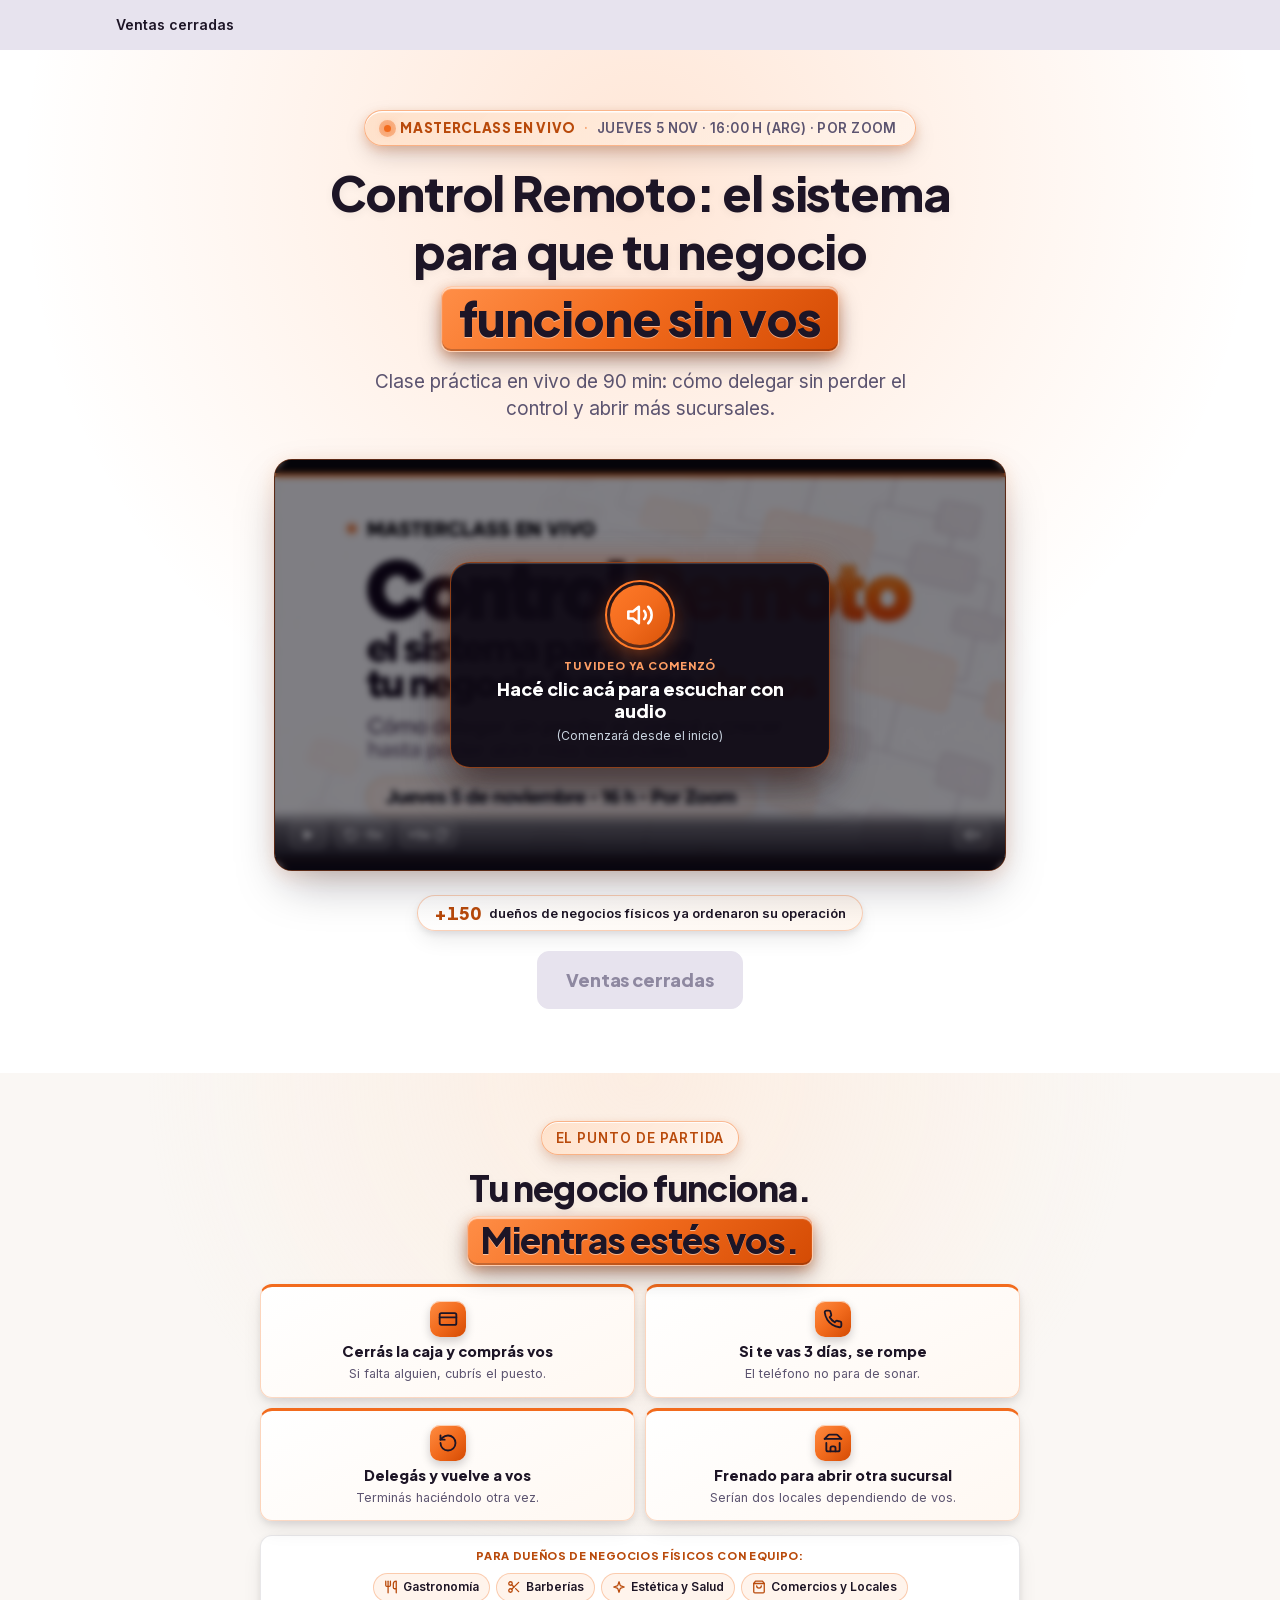
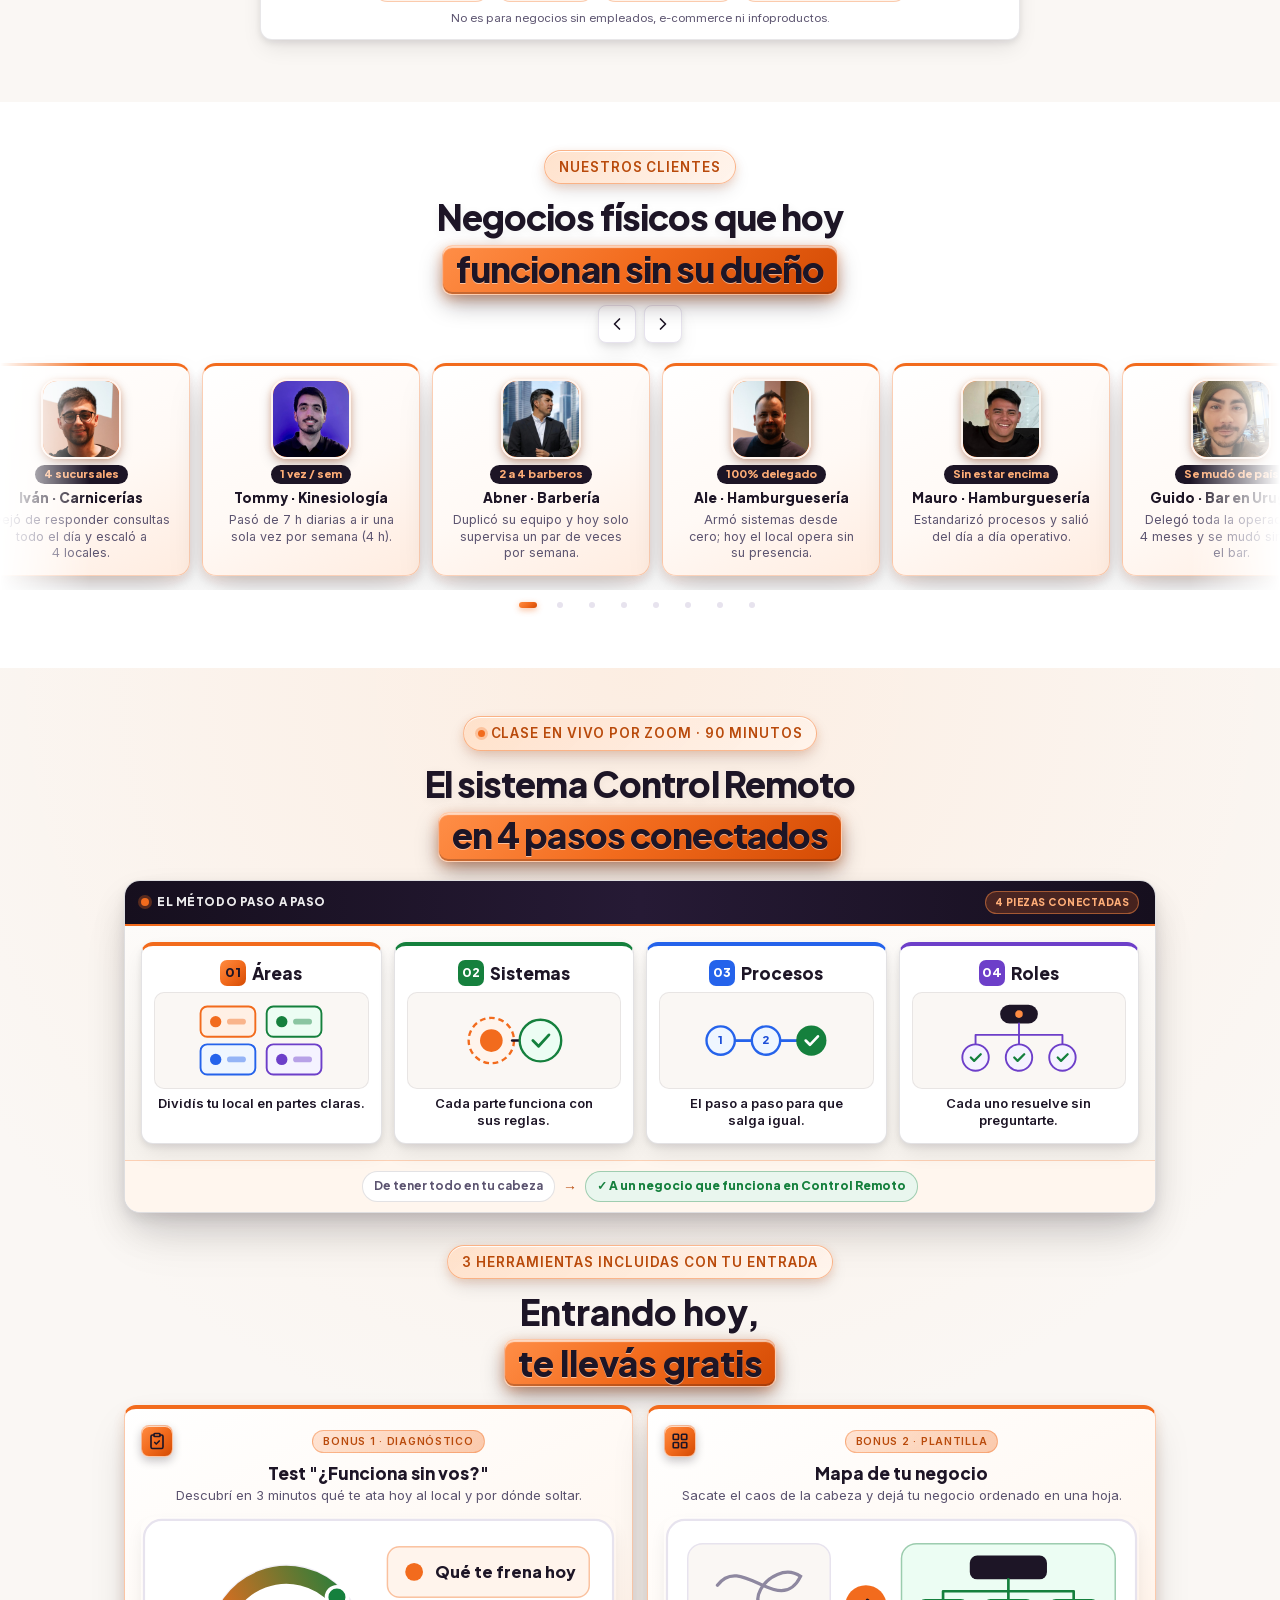
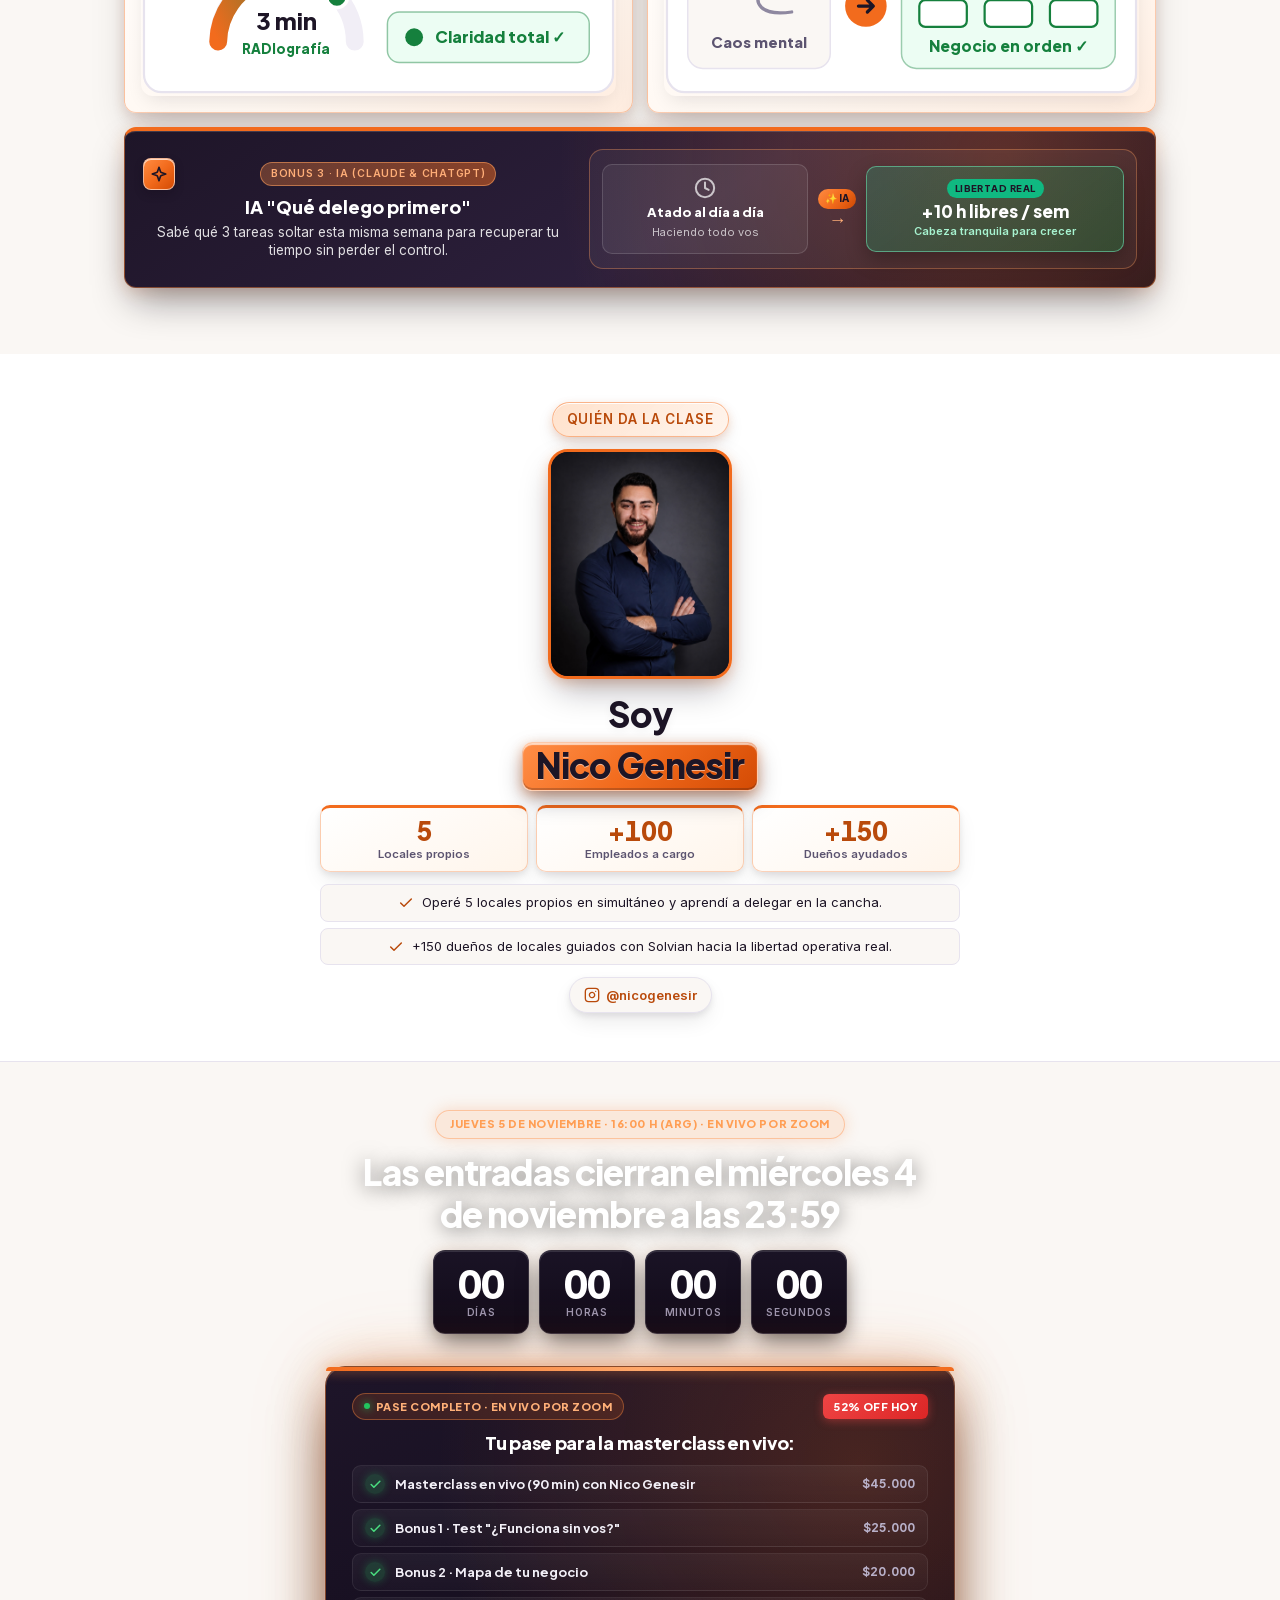
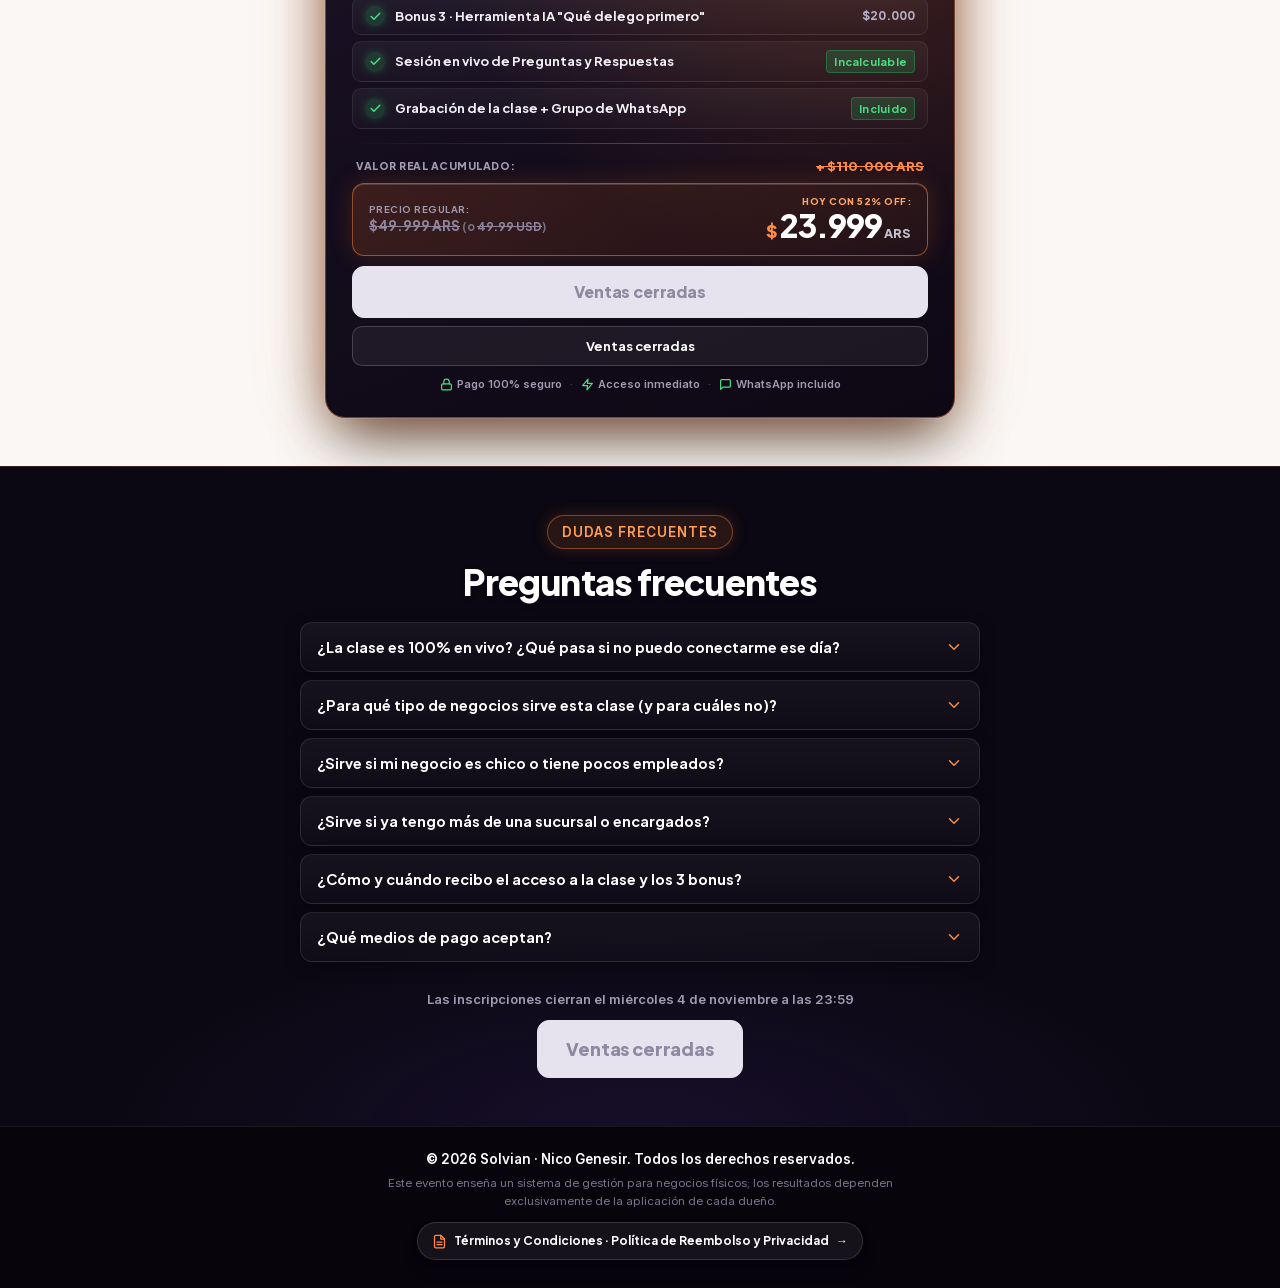
<file: index.html>
<!DOCTYPE html>
<html lang="es-AR">
<head>
  <meta charset="UTF-8">
  <meta name="viewport" content="width=device-width, initial-scale=1.0">
  <title>Control Remoto · Masterclass para dueños de negocios</title>
  <meta name="description" content="Masterclass en vivo el 5 de noviembre: el sistema Control Remoto para delegar sin perder el control y poder abrir más sucursales.">

  <!-- Open Graph (WhatsApp, Instagram, Facebook, LinkedIn) -->
  <meta property="og:type" content="website">
  <meta property="og:locale" content="es_AR">
  <meta property="og:site_name" content="Control Remoto · Solvian">
  <meta property="og:url" content="https://webinar-control-remoto.vercel.app/">
  <meta property="og:title" content="Control Remoto: el sistema para que tu negocio funcione sin vos">
  <meta property="og:description" content="Cómo delegar sin perder el control y crecer hasta poder abrir más sucursales. Jueves 5 de noviembre · 16:00 h por Zoom.">
  <meta property="og:image" content="https://webinar-control-remoto.vercel.app/og-control-remoto.jpg?v=2">
  <meta property="og:image:secure_url" content="https://webinar-control-remoto.vercel.app/og-control-remoto.jpg?v=2">
  <meta property="og:image:type" content="image/jpeg">
  <meta property="og:image:width" content="1200">
  <meta property="og:image:height" content="630">
  <meta property="og:image:alt" content="Control Remoto: el sistema para que tu negocio funcione sin vos — Jueves 5 de noviembre 16:00 h">

  <!-- Twitter -->
  <meta name="twitter:card" content="summary_large_image">
  <meta name="twitter:title" content="Control Remoto: el sistema para que tu negocio funcione sin vos">
  <meta name="twitter:description" content="Cómo delegar sin perder el control y crecer hasta poder abrir más sucursales. Jueves 5 de noviembre · 16:00 h por Zoom.">
  <meta name="twitter:image" content="https://webinar-control-remoto.vercel.app/og-control-remoto.jpg?v=2">

  <link rel="icon" href="favicon.svg" type="image/svg+xml">
  <link rel="preload" href="assets/fonts/plus-jakarta-sans-800.woff2" as="font" type="font/woff2" crossorigin>
  <link rel="preload" href="assets/fonts/plus-jakarta-sans-700.woff2" as="font" type="font/woff2" crossorigin>
  <link rel="stylesheet" href="styles.css?v=15">

  <!-- Meta Pixel Code -->
  <script>
    !function(f,b,e,v,n,t,s)
    {if(f.fbq)return;n=f.fbq=function(){n.callMethod?
    n.callMethod.apply(n,arguments):n.queue.push(arguments)};
    if(!f._fbq)f._fbq=n;n.push=n;n.loaded=!0;n.version='2.0';
    n.queue=[];t=b.createElement(e);t.async=!0;
    t.src=v;s=b.getElementsByTagName(e)[0];
    s.parentNode.insertBefore(t,s)}(window, document,'script',
    'https://connect.facebook.net/en_US/fbevents.js');
    fbq('init', '1168146992014424');
    fbq('track', 'PageView');
  </script>
  <noscript>
    <img height="1" width="1" style="display:none" src="https://www.facebook.com/tr?id=1168146992014424&ev=PageView&noscript=1" alt="Seguimiento de Meta Pixel">
  </noscript>
  <!-- End Meta Pixel Code -->
</head>
<body>
  <!--
    FOTOS PENDIENTES DE CARGAR (nombres y dimensiones mínimas exactas):
    - assets/nico.jpg (relación 4:5, mínimo 800×1000 px)
    - assets/casos/ivan.jpg (cuadrada 1:1, mínimo 240×240 px)
    - assets/casos/tommy.jpg (cuadrada 1:1, mínimo 240×240 px)
    - assets/casos/abner.jpg (cuadrada 1:1, mínimo 240×240 px)
    - assets/casos/ale.jpg (cuadrada 1:1, mínimo 240×240 px)
    - assets/casos/mauro.jpg (cuadrada 1:1, mínimo 240×240 px)
    - assets/casos/guido.jpg (cuadrada 1:1, mínimo 240×240 px)
    - assets/casos/ara-y-gabi.jpg (cuadrada 1:1, mínimo 240×240 px)
    - assets/casos/sandra.jpg (cuadrada 1:1, mínimo 240×240 px)
    Mientras no existan en el servidor, se muestran automáticamente los monogramas con iniciales.
  -->

  <!-- 0 · Banner fijo de cuenta regresiva -->
  <header class="top-banner" id="top-banner">
    <div class="top-banner-inner">
      <div class="banner-timer-group" role="timer" id="banner-timer" aria-label="Tiempo restante para el cierre de entradas">
        <span class="banner-prefix" id="banner-prefix">Cierra en</span>
        <span class="banner-prefix-desktop" aria-hidden="true">Las entradas se cierran en</span>
        <span class="banner-units" id="banner-units">
          <span class="banner-chip"><strong data-timer-days>13</strong><abbr title="días">d</abbr></span>
          <span class="banner-chip"><strong data-timer-hours>23</strong><abbr title="horas">h</abbr></span>
          <span class="banner-chip"><strong data-timer-minutes>34</strong><abbr title="minutos">m</abbr></span>
          <span class="banner-chip"><strong data-timer-seconds>10</strong><abbr title="segundos">s</abbr></span>
        </span>
      </div>
      <a href="https://nicolasgenesir.tiendup.com/e/control-remoto-ordena-delegar-y-tener-un-negocio-replicable" class="banner-cta" data-cta="banner" data-cta-short="true">
        <span class="banner-cta-desktop">Reservar mi lugar</span>
        <span class="banner-cta-mobile">Reservar</span>
        <span class="banner-cta-arrow" aria-hidden="true">→</span>
      </a>
    </div>
    <div class="scroll-progress-bar" id="scroll-progress" aria-hidden="true"></div>
  </header>

  <main>
    <!-- 1 · Hero (100% Centrado simétrico, visual y directo) -->
    <section class="section-hero" id="hero">
      <div class="container hero-single">
        <div class="hero-copy">
          <div class="hero-top-badges">
            <p class="eyebrow eyebrow-pill hero-live-pill">
              <span class="live-pulse-ring" aria-hidden="true">
                <span class="live-pulse-core"></span>
              </span>
              <span class="hero-live-badge">MASTERCLASS EN VIVO</span>
              <span class="hero-live-sep" aria-hidden="true">·</span>
              <span class="hero-live-date">JUEVES 5 NOV · 16:00 H (ARG) · POR ZOOM</span>
            </p>
          </div>

          <h1 class="hero-title">
            Control Remoto: el sistema<br>
            para que tu negocio<br>
            <span class="highlight-word">funcione sin vos</span>
          </h1>

          <p class="hero-subtitle">Clase práctica en vivo de 90 min: cómo delegar sin perder el control y abrir más sucursales.</p>

          <!-- Componente VSL de Alta Retención con Cloudflare R2 -->
          <div class="vsl-wrapper">
            <div class="vsl-ambient-glow" aria-hidden="true"></div>
            <div class="vsl-player-container" id="vsl-container">
              <video 
                id="vsl-video" 
                src="https://pub-355df2374f5f4f62b40a9c59829ce52d.r2.dev/final.mp4" 
                autoplay 
                muted 
                playsinline 
                webkit-playsinline="true" 
                x5-playsinline="true" 
                preload="auto"
                poster="og-control-remoto.jpg">
              </video>

              <!-- Overlay Smart Unmute (Efecto Panda Video de alta conversión) -->
              <div class="vsl-unmute-overlay" id="vsl-unmute-overlay" role="button" tabindex="0" aria-label="Activar audio del video desde el inicio">
                <div class="vsl-unmute-card">
                  <div class="vsl-unmute-icon">
                    <svg class="vsl-volume-svg" width="28" height="28" viewBox="0 0 24 24" fill="none" stroke="currentColor" stroke-width="2.2" stroke-linecap="round" stroke-linejoin="round" aria-hidden="true">
                      <polygon points="11 5 6 9 2 9 2 15 6 15 11 19 11 5"></polygon>
                      <path d="M19.07 4.93a10 10 0 0 1 0 14.14M15.54 8.46a5 5 0 0 1 0 7.07"></path>
                    </svg>
                    <span class="vsl-ping-ring" aria-hidden="true"></span>
                  </div>
                  <span class="vsl-eyebrow">Tu video ya comenzó</span>
                  <h3 class="vsl-unmute-title">Hacé clic acá para escuchar con audio</h3>
                  <p class="vsl-unmute-sub">(Comenzará desde el inicio)</p>
                </div>
              </div>

              <!-- Botón Central de Play cuando está pausado manualmente -->
              <button type="button" class="vsl-center-play" id="vsl-center-play" aria-label="Reproducir video" style="display: none;">
                <svg width="32" height="32" viewBox="0 0 24 24" fill="currentColor" aria-hidden="true">
                  <polygon points="6 4 20 12 6 20 6 4"></polygon>
                </svg>
              </button>

              <!-- Barra de progreso ficticia no-lineal (pointer-events-none) -->
              <div class="vsl-fake-bar-track" aria-hidden="true">
                <div class="vsl-fake-bar-fill" id="vsl-progress-fill">
                  <span class="vsl-fake-bar-glow"></span>
                </div>
              </div>

              <!-- Controles mínimos -->
              <div class="vsl-controls-bar" id="vsl-controls" aria-label="Controles del video">
                <div class="vsl-controls-left">
                  <button type="button" class="vsl-ctrl-btn" id="vsl-play-btn" aria-label="Pausar o reproducir">
                    <svg class="vsl-icon-play" width="16" height="16" viewBox="0 0 24 24" fill="currentColor" style="display: none;" aria-hidden="true"><polygon points="6 4 20 12 6 20 6 4"></polygon></svg>
                    <svg class="vsl-icon-pause" width="16" height="16" viewBox="0 0 24 24" fill="currentColor" aria-hidden="true"><rect x="6" y="4" width="4" height="16"></rect><rect x="14" y="4" width="4" height="16"></rect></svg>
                  </button>
                  <button type="button" class="vsl-ctrl-btn vsl-btn-skip" id="vsl-skip-back" title="Retroceder 5 segundos" aria-label="Retroceder 5 segundos">
                    <svg width="14" height="14" viewBox="0 0 24 24" fill="none" stroke="currentColor" stroke-width="2.2" stroke-linecap="round" stroke-linejoin="round" aria-hidden="true"><path d="M3 12a9 9 0 1 0 9-9 9.75 9.75 0 0 0-6.74 2.74L3 8"/><path d="M3 3v5h5"/></svg>
                    <span>-5s</span>
                  </button>
                  <button type="button" class="vsl-ctrl-btn vsl-btn-skip" id="vsl-skip-fwd" title="Adelantar 5 segundos" aria-label="Adelantar 5 segundos">
                    <span>+5s</span>
                    <svg width="14" height="14" viewBox="0 0 24 24" fill="none" stroke="currentColor" stroke-width="2.2" stroke-linecap="round" stroke-linejoin="round" aria-hidden="true"><path d="M21 12a9 9 0 1 1-9-9 9.75 9.75 0 0 1 6.74 2.74L21 8"/><path d="M21 3v5h-5"/></svg>
                  </button>
                </div>
                <div class="vsl-controls-right">
                  <button type="button" class="vsl-ctrl-btn" id="vsl-mute-btn" aria-label="Activar o desactivar sonido">
                    <svg class="vsl-icon-volume-on" width="16" height="16" viewBox="0 0 24 24" fill="none" stroke="currentColor" stroke-width="2.2" stroke-linecap="round" stroke-linejoin="round" style="display: none;" aria-hidden="true"><polygon points="11 5 6 9 2 9 2 15 6 15 11 19 11 5"></polygon><path d="M19.07 4.93a10 10 0 0 1 0 14.14M15.54 8.46a5 5 0 0 1 0 7.07"></path></svg>
                    <svg class="vsl-icon-volume-off" width="16" height="16" viewBox="0 0 24 24" fill="none" stroke="currentColor" stroke-width="2.2" stroke-linecap="round" stroke-linejoin="round" aria-hidden="true"><polygon points="11 5 6 9 2 9 2 15 6 15 11 19 11 5"></polygon><line x1="23" y1="9" x2="17" y2="15"></line><line x1="17" y1="9" x2="23" y2="15"></line></svg>
                  </button>
                </div>
              </div>
            </div>
          </div>

          <div class="hero-social-proof">
            <span class="social-proof-number">+150</span>
            <span class="social-proof-label">dueños de negocios físicos ya ordenaron su operación</span>
          </div>

          <div class="hero-cta-block">
            <a href="#oferta" class="btn-primary hero-btn-scroll" id="hero-cta-btn">
              <span class="btn-text">Reservar mi lugar por $23.999</span>
              <svg class="icon-lucide btn-arrow" width="20" height="20" viewBox="0 0 24 24" fill="none" stroke="currentColor" stroke-width="2.4" stroke-linecap="round" stroke-linejoin="round" aria-hidden="true">
                <path d="M5 12h14"/>
                <path d="m12 5 7 7-7 7"/>
              </svg>
            </a>
          </div>
        </div>
      </div>
    </section>

    <!-- 2 · El problema (Grilla visual 2x2 de dolores + chips de rubros, 100% centrado) -->
    <section class="section-problem section-alt" id="problema">
      <div class="container">
        <div class="problem-content reveal-item">
          <div class="section-header-center">
            <p class="eyebrow eyebrow-pill">EL PUNTO DE PARTIDA</p>
            <h2 class="section-title">
              Tu negocio funciona.<br>
              <span class="highlight-word">Mientras estés vos.</span>
            </h2>
          </div>

          <div class="problem-visual-grid">
            <article class="pain-card">
              <span class="pain-icon-box" aria-hidden="true">
                <svg class="icon-lucide" width="20" height="20" viewBox="0 0 24 24" fill="none" stroke="currentColor" stroke-width="2.2" stroke-linecap="round" stroke-linejoin="round">
                  <rect width="20" height="14" x="2" y="5" rx="2"/>
                  <line x1="2" x2="22" y1="10" y2="10"/>
                </svg>
              </span>
              <h3 class="pain-title">Cerrás la caja y comprás vos</h3>
              <p class="pain-sub">Si falta alguien, cubrís el puesto.</p>
            </article>

            <article class="pain-card">
              <span class="pain-icon-box" aria-hidden="true">
                <svg class="icon-lucide" width="20" height="20" viewBox="0 0 24 24" fill="none" stroke="currentColor" stroke-width="2.2" stroke-linecap="round" stroke-linejoin="round">
                  <path d="M22 16.92v3a2 2 0 0 1-2.18 2 19.79 19.79 0 0 1-8.63-3.07 19.5 19.5 0 0 1-6-6 19.79 19.79 0 0 1-3.07-8.67A2 2 0 0 1 4.11 2h3a2 2 0 0 1 2 1.72 12.84 12.84 0 0 0 .7 2.81 2 2 0 0 1-.45 2.11L8.09 9.91a16 16 0 0 0 6 6l1.27-1.27a2 2 0 0 1 2.11-.45 12.84 12.84 0 0 0 2.81.7A2 2 0 0 1 22 16.92z"/>
                </svg>
              </span>
              <h3 class="pain-title">Si te vas 3 días, se rompe</h3>
              <p class="pain-sub">El teléfono no para de sonar.</p>
            </article>

            <article class="pain-card">
              <span class="pain-icon-box" aria-hidden="true">
                <svg class="icon-lucide" width="20" height="20" viewBox="0 0 24 24" fill="none" stroke="currentColor" stroke-width="2.2" stroke-linecap="round" stroke-linejoin="round">
                  <path d="M3 12a9 9 0 1 0 9-9 9.75 9.75 0 0 0-6.74 2.74L3 8"/>
                  <path d="M3 3v5h5"/>
                </svg>
              </span>
              <h3 class="pain-title">Delegás y vuelve a vos</h3>
              <p class="pain-sub">Terminás haciéndolo otra vez.</p>
            </article>

            <article class="pain-card">
              <span class="pain-icon-box" aria-hidden="true">
                <svg class="icon-lucide" width="20" height="20" viewBox="0 0 24 24" fill="none" stroke="currentColor" stroke-width="2.2" stroke-linecap="round" stroke-linejoin="round">
                  <path d="m2 7 4.41-4.41A2 2 0 0 1 7.83 2h8.34a2 2 0 0 1 1.42.59L22 7"/>
                  <path d="M4 12v8a2 2 0 0 0 2 2h12a2 2 0 0 0 2-2v-8"/>
                  <path d="M15 22v-4a2 2 0 0 0-2-2h-2a2 2 0 0 0-2 2v4"/>
                  <path d="M2 7h20"/>
                </svg>
              </span>
              <h3 class="pain-title">Frenado para abrir otra sucursal</h3>
              <p class="pain-sub">Serían dos locales dependiendo de vos.</p>
            </article>
          </div>

          <!-- Rubros visuales con iconos -->
          <div class="rubros-box">
            <p class="rubros-label">PARA DUEÑOS DE NEGOCIOS FÍSICOS CON EQUIPO:</p>
            <div class="rubros-pills">
              <span class="rubro-chip">
                <svg class="icon-lucide" width="14" height="14" viewBox="0 0 24 24" fill="none" stroke="currentColor" stroke-width="2.2" stroke-linecap="round" stroke-linejoin="round"><path d="M3 2v7c0 1.1.9 2 2 2h4a2 2 0 0 0 2-2V2"/><path d="M7 2v20"/><path d="M21 15V2v0a5 5 0 0 0-5 5v6c0 1.1.9 2 2 2h3Zm0 0v7"/></svg>
                Gastronomía
              </span>
              <span class="rubro-chip">
                <svg class="icon-lucide" width="14" height="14" viewBox="0 0 24 24" fill="none" stroke="currentColor" stroke-width="2.2" stroke-linecap="round" stroke-linejoin="round"><circle cx="6" cy="6" r="3"/><path d="M8.12 8.12 12 12"/><path d="M20 4 8.12 15.88"/><circle cx="6" cy="18" r="3"/><path d="M14.8 14.8 20 20"/></svg>
                Barberías
              </span>
              <span class="rubro-chip">
                <svg class="icon-lucide" width="14" height="14" viewBox="0 0 24 24" fill="none" stroke="currentColor" stroke-width="2.2" stroke-linecap="round" stroke-linejoin="round"><path d="M12 3l-1.9 5.8a2 2 0 0 1-1.3 1.3L3 12l5.8 1.9a2 2 0 0 1 1.3 1.3L12 21l1.9-5.8a2 2 0 0 1 1.3-1.3L21 12l-5.8-1.9a2 2 0 0 1-1.3-1.3Z"/></svg>
                Estética y Salud
              </span>
              <span class="rubro-chip">
                <svg class="icon-lucide" width="14" height="14" viewBox="0 0 24 24" fill="none" stroke="currentColor" stroke-width="2.2" stroke-linecap="round" stroke-linejoin="round"><path d="M6 2 3 6v14a2 2 0 0 0 2 2h14a2 2 0 0 0 2-2V6l-3-4Z"/><path d="M3 6h18"/><path d="M16 10a4 4 0 0 1-8 0"/></svg>
                Comercios y Locales
              </span>
            </div>
            <p class="not-for-who">No es para negocios sin empleados, e-commerce ni infoproductos.</p>
          </div>
        </div>
      </div>
    </section>

    <!-- 3 · Casos de éxito (Badge "NUESTROS CLIENTES" + foto protagonista + métrica) -->
    <section class="section-cases" id="casos">
      <div class="container">
        <div class="cases-header reveal-item">
          <div class="cases-header-text">
            <p class="eyebrow eyebrow-pill">NUESTROS CLIENTES</p>
            <h2 class="section-title">
              Negocios físicos que hoy<br>
              <span class="highlight-word">funcionan sin su dueño</span>
            </h2>
          </div>
          <div class="carousel-controls" aria-label="Controles del carrusel">
            <button type="button" class="carousel-btn" id="carousel-prev" aria-label="Ver caso anterior">
              <svg class="icon-lucide" width="20" height="20" viewBox="0 0 24 24" fill="none" stroke="currentColor" stroke-width="2" stroke-linecap="round" stroke-linejoin="round" aria-hidden="true">
                <path d="m15 18-6-6 6-6"/>
              </svg>
            </button>
            <button type="button" class="carousel-btn" id="carousel-next" aria-label="Ver siguiente caso">
              <svg class="icon-lucide" width="20" height="20" viewBox="0 0 24 24" fill="none" stroke="currentColor" stroke-width="2" stroke-linecap="round" stroke-linejoin="round" aria-hidden="true">
                <path d="m9 18 6-6-6-6"/>
              </svg>
            </button>
          </div>
        </div>
      </div>

      <div class="carousel-viewport" id="carousel-viewport">
        <div class="carousel-track" id="cases-track" tabindex="0" role="region" aria-label="Casos de clientes de Solvian">
          <!-- Caso 1: Iván -->
          <article class="case-card" data-case-index="0">
            <div class="case-visual-header">
              <div class="case-avatar" data-avatar>
                <img src="assets/casos/ivan.jpg?v=8" width="120" height="120" alt="Iván, dueño de carnicería con varias sucursales" onload="if(this.naturalWidth>0)this.parentElement.classList.remove('is-fallback')" onerror="this.parentElement.classList.add('is-fallback')">
                <span class="monogram" aria-hidden="true">IV</span>
              </div>
              <span class="case-metric-badge">4 sucursales</span>
            </div>
            <h3 class="case-meta">Iván · Carnicerías</h3>
            <p class="case-result">Dejó de responder consultas todo el día y escaló a 4 locales.</p>
          </article>

          <!-- Caso 2: Tommy -->
          <article class="case-card" data-case-index="1">
            <div class="case-visual-header">
              <div class="case-avatar" data-avatar>
                <img src="assets/casos/tommy.jpg?v=8" width="120" height="120" alt="Tommy, dueño de centro de kinesiología" onload="if(this.naturalWidth>0)this.parentElement.classList.remove('is-fallback')" onerror="this.parentElement.classList.add('is-fallback')">
                <span class="monogram" aria-hidden="true">TM</span>
              </div>
              <span class="case-metric-badge">1 vez / sem</span>
            </div>
            <h3 class="case-meta">Tommy · Kinesiología</h3>
            <p class="case-result">Pasó de 7 h diarias a ir una sola vez por semana (4 h).</p>
          </article>

          <!-- Caso 3: Abner -->
          <article class="case-card" data-case-index="2">
            <div class="case-visual-header">
              <div class="case-avatar" data-avatar>
                <img src="assets/casos/abner.jpg?v=8" width="120" height="120" alt="Abner, dueño de barbería y venta mayorista" onload="if(this.naturalWidth>0)this.parentElement.classList.remove('is-fallback')" onerror="this.parentElement.classList.add('is-fallback')">
                <span class="monogram" aria-hidden="true">AB</span>
              </div>
              <span class="case-metric-badge">2 a 4 barberos</span>
            </div>
            <h3 class="case-meta">Abner · Barbería</h3>
            <p class="case-result">Duplicó su equipo y hoy solo supervisa un par de veces por semana.</p>
          </article>

          <!-- Caso 4: Ale -->
          <article class="case-card" data-case-index="3">
            <div class="case-visual-header">
              <div class="case-avatar" data-avatar>
                <img src="assets/casos/ale.jpg?v=8" width="120" height="120" alt="Ale, dueño de hamburguesería" onload="if(this.naturalWidth>0)this.parentElement.classList.remove('is-fallback')" onerror="this.parentElement.classList.add('is-fallback')">
                <span class="monogram" aria-hidden="true">AL</span>
              </div>
              <span class="case-metric-badge">100% delegado</span>
            </div>
            <h3 class="case-meta">Ale · Hamburguesería</h3>
            <p class="case-result">Armó sistemas desde cero; hoy el local opera sin su presencia.</p>
          </article>

          <!-- Caso 5: Mauro -->
          <article class="case-card" data-case-index="4">
            <div class="case-visual-header">
              <div class="case-avatar" data-avatar>
                <img src="assets/casos/mauro.jpg?v=9" width="120" height="120" alt="Mauro, dueño de hamburguesería" onload="if(this.naturalWidth>0)this.parentElement.classList.remove('is-fallback')" onerror="this.parentElement.classList.add('is-fallback')">
                <span class="monogram" aria-hidden="true">MA</span>
              </div>
              <span class="case-metric-badge">Sin estar encima</span>
            </div>
            <h3 class="case-meta">Mauro · Hamburguesería</h3>
            <p class="case-result">Estandarizó procesos y salió del día a día operativo.</p>
          </article>

          <!-- Caso 6: Guido -->
          <article class="case-card" data-case-index="5">
            <div class="case-visual-header">
              <div class="case-avatar" data-avatar>
                <img src="assets/casos/guido.jpg?v=8" width="120" height="120" alt="Guido, dueño de bar en Uruguay" onload="if(this.naturalWidth>0)this.parentElement.classList.remove('is-fallback')" onerror="this.parentElement.classList.add('is-fallback')">
                <span class="monogram" aria-hidden="true">GU</span>
              </div>
              <span class="case-metric-badge">Se mudó de país</span>
            </div>
            <h3 class="case-meta">Guido · Bar en Uruguay</h3>
            <p class="case-result">Delegó toda la operación en 4 meses y se mudó sin cerrar el bar.</p>
          </article>

          <!-- Caso 7: Ara y Gabi -->
          <article class="case-card" data-case-index="6">
            <div class="case-visual-header">
              <div class="case-avatar" data-avatar>
                <img src="assets/casos/ara-y-gabi.jpg?v=8" width="120" height="120" alt="Ara y Gabi, dueños de negocio de deco y home" onload="if(this.naturalWidth>0)this.parentElement.classList.remove('is-fallback')" onerror="this.parentElement.classList.add('is-fallback')">
                <span class="monogram" aria-hidden="true">AG</span>
              </div>
              <span class="case-metric-badge">Local 500 m²</span>
            </div>
            <h3 class="case-meta">Ara y Gabi · Deco &amp; Home</h3>
            <p class="case-result">Pasaron de un local chico a 500 m² con equipo propio.</p>
          </article>

          <!-- Caso 8: Sandra -->
          <article class="case-card" data-case-index="7">
            <div class="case-visual-header">
              <div class="case-avatar" data-avatar>
                <img src="assets/casos/sandra.jpg?v=9" width="120" height="120" alt="Sandra, dueña de empresa de eventos con sedes en 4 ciudades" onload="if(this.naturalWidth>0)this.parentElement.classList.remove('is-fallback')" onerror="this.parentElement.classList.add('is-fallback')">
                <span class="monogram" aria-hidden="true">SA</span>
              </div>
              <span class="case-metric-badge">4 ciudades</span>
            </div>
            <h3 class="case-meta">Sandra · Eventos</h3>
            <p class="case-result">Su equipo resuelve la operación en 4 sedes y ella mira resultados.</p>
          </article>
        </div>
      </div>

      <div class="container">
        <div class="carousel-dots" id="carousel-dots" role="group" aria-label="Indicador de tarjetas del carrusel">
          <button type="button" class="carousel-dot is-active" data-slide="0" aria-label="Ir al caso 1: Iván" aria-current="true"><span></span></button>
          <button type="button" class="carousel-dot" data-slide="1" aria-label="Ir al caso 2: Tommy"><span></span></button>
          <button type="button" class="carousel-dot" data-slide="2" aria-label="Ir al caso 3: Abner"><span></span></button>
          <button type="button" class="carousel-dot" data-slide="3" aria-label="Ir al caso 4: Ale"><span></span></button>
          <button type="button" class="carousel-dot" data-slide="4" aria-label="Ir al caso 5: Mauro"><span></span></button>
          <button type="button" class="carousel-dot" data-slide="5" aria-label="Ir al caso 6: Guido"><span></span></button>
          <button type="button" class="carousel-dot" data-slide="6" aria-label="Ir al caso 7: Ara y Gabi"><span></span></button>
          <button type="button" class="carousel-dot" data-slide="7" aria-label="Ir al caso 8: Sandra"><span></span></button>
        </div>
      </div>
    </section>

    <!-- 4 · El Sistema Control Remoto en 4 partes (100% Visual y Simbólico + 3 Bonus Emocionales) -->
    <section class="section-curriculum section-alt" id="contenido">
      <div class="container">
        <div class="section-header-center reveal-item">
          <p class="eyebrow eyebrow-pill"><span class="live-dot" aria-hidden="true"></span>CLASE EN VIVO POR ZOOM · 90 MINUTOS</p>
          <h2 class="section-title">
            El sistema Control Remoto<br>
            <span class="highlight-word">en 4 pasos conectados</span>
          </h2>
        </div>

        <!-- ARQUITECTURA VISUAL Y SIMBÓLICA DEL SISTEMA EN 4 PASOS -->
        <div class="system-board reveal-item" aria-label="El sistema Control Remoto en 4 pasos visuales">
          <div class="system-board-topbar">
            <div class="system-board-brand">
              <span class="system-board-dot" aria-hidden="true"></span>
              <span>EL MÉTODO PASO A PASO</span>
            </div>
            <span class="system-board-pill">4 PIEZAS CONECTADAS</span>
          </div>

          <ol class="system-pipeline">
            <!-- Paso 1: Áreas -->
            <li class="sys-stage sys-stage-1">
              <div class="sys-stage-header">
                <span class="sys-num">01</span>
                <h3 class="sys-stage-title">Áreas</h3>
              </div>
              <!-- Ilustración simbólica: Negocio dividido en 4 bloques claros -->
              <div class="sys-illustration-box" aria-hidden="true">
                <svg class="sys-svg" viewBox="0 0 180 88" fill="none" xmlns="http://www.w3.org/2000/svg">
                  <rect x="26" y="8" width="58" height="32" rx="7" fill="#FFF0E5" stroke="#F26B1D" stroke-width="2"/>
                  <circle cx="42" cy="24" r="6" fill="#F26B1D"/>
                  <rect x="54" y="21" width="20" height="6" rx="3" fill="#F26B1D" fill-opacity="0.45"/>

                  <rect x="96" y="8" width="58" height="32" rx="7" fill="#ECFDF3" stroke="#15803D" stroke-width="2"/>
                  <circle cx="112" cy="24" r="6" fill="#15803D"/>
                  <rect x="124" y="21" width="20" height="6" rx="3" fill="#15803D" fill-opacity="0.45"/>

                  <rect x="26" y="48" width="58" height="32" rx="7" fill="#EFF6FF" stroke="#2563EB" stroke-width="2"/>
                  <circle cx="42" cy="64" r="6" fill="#2563EB"/>
                  <rect x="54" y="61" width="20" height="6" rx="3" fill="#2563EB" fill-opacity="0.45"/>

                  <rect x="96" y="48" width="58" height="32" rx="7" fill="#F5F3FF" stroke="#6D3FC9" stroke-width="2"/>
                  <circle cx="112" cy="64" r="6" fill="#6D3FC9"/>
                  <rect x="124" y="61" width="20" height="6" rx="3" fill="#6D3FC9" fill-opacity="0.45"/>
                </svg>
              </div>
              <p class="sys-stage-desc">Dividís tu local en partes claras.</p>
            </li>

            <!-- Paso 2: Sistemas -->
            <li class="sys-stage sys-stage-2">
              <div class="sys-stage-header">
                <span class="sys-num">02</span>
                <h3 class="sys-stage-title">Sistemas</h3>
              </div>
              <!-- Ilustración simbólica: Engranajes conectados + check verde -->
              <div class="sys-illustration-box" aria-hidden="true">
                <svg class="sys-svg" viewBox="0 0 180 88" fill="none" xmlns="http://www.w3.org/2000/svg">
                  <circle cx="66" cy="44" r="24" fill="#FFF4EC" stroke="#F26B1D" stroke-width="2.5" stroke-dasharray="6 4"/>
                  <circle cx="66" cy="44" r="12" fill="#F26B1D"/>
                  <path d="M88 44 H98" stroke="#1D1526" stroke-width="2.5" stroke-linecap="round"/>
                  <circle cx="118" cy="44" r="22" fill="#ECFDF3" stroke="#15803D" stroke-width="2.5"/>
                  <path d="M110 44 L116 50 L127 38" stroke="#15803D" stroke-width="3" stroke-linecap="round" stroke-linejoin="round"/>
                </svg>
              </div>
              <p class="sys-stage-desc">Cada parte funciona con sus reglas.</p>
            </li>

            <!-- Paso 3: Procesos -->
            <li class="sys-stage sys-stage-3">
              <div class="sys-stage-header">
                <span class="sys-num">03</span>
                <h3 class="sys-stage-title">Procesos</h3>
              </div>
              <!-- Ilustración simbólica: Camino paso 1 -> 2 -> Check -->
              <div class="sys-illustration-box" aria-hidden="true">
                <svg class="sys-svg" viewBox="0 0 180 88" fill="none" xmlns="http://www.w3.org/2000/svg">
                  <line x1="42" y1="44" x2="138" y2="44" stroke="#CBD5E1" stroke-width="3" stroke-linecap="round"/>
                  <line x1="42" y1="44" x2="138" y2="44" stroke="#2563EB" stroke-width="3" stroke-linecap="round"/>
                  <circle cx="42" cy="44" r="15" fill="#EFF6FF" stroke="#2563EB" stroke-width="2.5"/>
                  <text x="42" y="48" text-anchor="middle" fill="#1D4ED8" font-family="Plus Jakarta Sans, sans-serif" font-weight="800" font-size="12">1</text>
                  <circle cx="90" cy="44" r="15" fill="#EFF6FF" stroke="#2563EB" stroke-width="2.5"/>
                  <text x="90" y="48" text-anchor="middle" fill="#1D4ED8" font-family="Plus Jakarta Sans, sans-serif" font-weight="800" font-size="12">2</text>
                  <circle cx="138" cy="44" r="16" fill="#15803D"/>
                  <path d="M132 44 L136.5 48.5 L145 39.5" stroke="#FFFFFF" stroke-width="2.8" stroke-linecap="round" stroke-linejoin="round"/>
                </svg>
              </div>
              <p class="sys-stage-desc">El paso a paso para que salga igual.</p>
            </li>

            <!-- Paso 4: Roles -->
            <li class="sys-stage sys-stage-4">
              <div class="sys-stage-header">
                <span class="sys-num">04</span>
                <h3 class="sys-stage-title">Roles</h3>
              </div>
              <!-- Ilustración simbólica: Equipo autónomo con checks -->
              <div class="sys-illustration-box" aria-hidden="true">
                <svg class="sys-svg" viewBox="0 0 180 88" fill="none" xmlns="http://www.w3.org/2000/svg">
                  <rect x="70" y="6" width="40" height="20" rx="10" fill="#1D1526"/>
                  <circle cx="90" cy="16" r="4" fill="#FF8C42"/>
                  <path d="M90 26 V38 M44 38 H136 M44 38 V48 M90 38 V48 M136 38 V48" stroke="#6D3FC9" stroke-width="2" stroke-linecap="round"/>
                  <circle cx="44" cy="62" r="14" fill="#F5F3FF" stroke="#6D3FC9" stroke-width="2"/>
                  <path d="M39 62 L42.5 65.5 L49.5 58.5" stroke="#15803D" stroke-width="2.4" stroke-linecap="round" stroke-linejoin="round"/>
                  <circle cx="90" cy="62" r="14" fill="#F5F3FF" stroke="#6D3FC9" stroke-width="2"/>
                  <path d="M85 62 L88.5 65.5 L95.5 58.5" stroke="#15803D" stroke-width="2.4" stroke-linecap="round" stroke-linejoin="round"/>
                  <circle cx="136" cy="62" r="14" fill="#F5F3FF" stroke="#6D3FC9" stroke-width="2"/>
                  <path d="M131 62 L134.5 65.5 L141.5 58.5" stroke="#15803D" stroke-width="2.4" stroke-linecap="round" stroke-linejoin="round"/>
                </svg>
              </div>
              <p class="sys-stage-desc">Cada uno resuelve sin preguntarte.</p>
            </li>
          </ol>

          <!-- Resultado visual del sistema -->
          <div class="system-live-trace">
            <div class="trace-chain">
              <span class="trace-item">De tener todo en tu cabeza</span>
              <span class="trace-arrow" aria-hidden="true">→</span>
              <span class="trace-item trace-item-win">✓ A un negocio que funciona en Control Remoto</span>
            </div>
          </div>
        </div>

        <!-- 3 BONUS VISUALES CENTRADOS EN EL RESULTADO Y LA TRANSFORMACIÓN -->
        <div class="bonus-section" id="bonus">
          <div class="section-header-center reveal-item">
            <p class="eyebrow eyebrow-pill">3 HERRAMIENTAS INCLUIDAS CON TU ENTRADA</p>
            <h3 class="bonus-heading">
              Entrando hoy,<br>
              <span class="highlight-word">te llevás gratis</span>
            </h3>
          </div>

          <div class="bonus-layout">
            <div class="bonus-top-row">
              <!-- BONUS 1: Diagnóstico "¿Funciona sin vos?" -->
              <article class="bonus-item bonus-weight-1 reveal-item">
                <div class="bonus-card-head">
                  <span class="bonus-icon-3d" aria-hidden="true">
                    <svg class="icon-lucide" width="18" height="18" viewBox="0 0 24 24" fill="none" stroke="currentColor" stroke-width="2.2" stroke-linecap="round" stroke-linejoin="round">
                      <rect width="8" height="4" x="8" y="2" rx="1" ry="1"/>
                      <path d="M16 4h2a2 2 0 0 1 2 2v14a2 2 0 0 1-2 2H6a2 2 0 0 1-2-2V6a2 2 0 0 1 2-2h2"/>
                      <path d="m9 14 2 2 4-4"/>
                    </svg>
                  </span>
                  <p class="eyebrow bonus-tag">BONUS 1 · DIAGNÓSTICO</p>
                </div>
                <h4 class="bonus-title">Test "¿Funciona sin vos?"</h4>
                <p class="bonus-desc">Descubrí en 3 minutos qué te ata hoy al local y por dónde soltar.</p>

                <!-- Visual Simbólico Bonus 1: Velocímetro de Libertad -->
                <div class="bonus-visual-box" aria-hidden="true">
                  <svg class="bonus-Clean-svg" viewBox="0 0 320 120" fill="none" xmlns="http://www.w3.org/2000/svg">
                    <rect x="2" y="2" width="316" height="116" rx="12" fill="#FFFFFF" stroke="#E7E3EE" stroke-width="1.5"/>
                    <!-- Semicírculo medidor -->
                    <path d="M 52 84 A 46 46 0 0 1 144 84" stroke="#F1EEF6" stroke-width="12" stroke-linecap="round"/>
                    <path d="M 52 84 A 46 46 0 0 1 132 54" stroke="url(#gradBonusGauge)" stroke-width="12" stroke-linecap="round"/>
                    <circle cx="132" cy="54" r="7" fill="#15803D" stroke="#FFFFFF" stroke-width="2.5"/>
                    <text x="98" y="76" text-anchor="middle" fill="#1D1526" font-family="Plus Jakarta Sans, sans-serif" font-weight="800" font-size="16">3 min</text>
                    <text x="98" y="92" text-anchor="middle" fill="#15803D" font-family="Plus Jakarta Sans, sans-serif" font-weight="800" font-size="9">RADIografía</text>

                    <!-- Transformación visual derecha -->
                    <rect x="166" y="20" width="136" height="34" rx="8" fill="#FFF4EC" stroke="#F26B1D" stroke-opacity="0.4"/>
                    <circle cx="184" cy="37" r="6" fill="#F26B1D"/>
                    <text x="198" y="41" fill="#1D1526" font-family="Plus Jakarta Sans, sans-serif" font-weight="800" font-size="11">Qué te frena hoy</text>

                    <rect x="166" y="64" width="136" height="34" rx="8" fill="#ECFDF3" stroke="#15803D" stroke-opacity="0.45"/>
                    <circle cx="184" cy="81" r="6" fill="#15803D"/>
                    <text x="198" y="85" fill="#15803D" font-family="Plus Jakarta Sans, sans-serif" font-weight="800" font-size="11">Claridad total ✓</text>

                    <defs>
                      <linearGradient id="gradBonusGauge" x1="52" y1="84" x2="144" y2="40" gradientUnits="userSpaceOnUse">
                        <stop offset="0%" stop-color="#F26B1D"/>
                        <stop offset="100%" stop-color="#15803D"/>
                      </linearGradient>
                    </defs>
                  </svg>
                </div>
              </article>

              <!-- BONUS 2: Mapa de tu negocio -->
              <article class="bonus-item bonus-weight-2 reveal-item">
                <div class="bonus-card-head">
                  <span class="bonus-icon-3d" aria-hidden="true">
                    <svg class="icon-lucide" width="18" height="18" viewBox="0 0 24 24" fill="none" stroke="currentColor" stroke-width="2.2" stroke-linecap="round" stroke-linejoin="round">
                      <rect width="7" height="7" x="3" y="3" rx="1"/>
                      <rect width="7" height="7" x="14" y="3" rx="1"/>
                      <rect width="7" height="7" x="14" y="14" rx="1"/>
                      <rect width="7" height="7" x="3" y="14" rx="1"/>
                    </svg>
                  </span>
                  <p class="eyebrow bonus-tag">BONUS 2 · PLANTILLA</p>
                </div>
                <h4 class="bonus-title">Mapa de tu negocio</h4>
                <p class="bonus-desc">Sacate el caos de la cabeza y dejá tu negocio ordenado en una hoja.</p>

                <!-- Visual Simbólico Bonus 2: De Caos a Orden -->
                <div class="bonus-visual-box" aria-hidden="true">
                  <svg class="bonus-Clean-svg" viewBox="0 0 320 120" fill="none" xmlns="http://www.w3.org/2000/svg">
                    <rect x="2" y="2" width="316" height="116" rx="12" fill="#FFFFFF" stroke="#E7E3EE" stroke-width="1.5"/>
                    <!-- Izquierda: Nudo / Caos -->
                    <rect x="16" y="18" width="96" height="84" rx="10" fill="#FAF7F4" stroke="#E7E3EE"/>
                    <path d="M36 46 C52 24, 78 68, 92 40 C72 26, 42 70, 86 64" stroke="#8E88A0" stroke-width="2.2" stroke-linecap="round"/>
                    <text x="64" y="88" text-anchor="middle" fill="#5C5470" font-family="Plus Jakarta Sans, sans-serif" font-weight="800" font-size="10">Caos mental</text>

                    <!-- Flecha central -->
                    <circle cx="136" cy="60" r="14" fill="#F26B1D"/>
                    <path d="M131 60 H141 M137 56 L141 60 L137 64" stroke="#1D1526" stroke-width="2.2" stroke-linecap="round" stroke-linejoin="round"/>

                    <!-- Derecha: Estructura limpia y en paz -->
                    <rect x="160" y="18" width="144" height="84" rx="10" fill="#ECFDF3" stroke="#15803D" stroke-opacity="0.4"/>
                    <rect x="206" y="26" width="52" height="16" rx="5" fill="#1D1526"/>
                    <path d="M232 42 V50 M188 50 H276 M188 50 V56 M232 50 V56 M276 50 V56" stroke="#15803D" stroke-width="1.8" stroke-linecap="round"/>
                    <rect x="172" y="56" width="32" height="18" rx="4" fill="#FFFFFF" stroke="#15803D" stroke-width="1.5"/>
                    <rect x="216" y="56" width="32" height="18" rx="4" fill="#FFFFFF" stroke="#15803D" stroke-width="1.5"/>
                    <rect x="260" y="56" width="32" height="18" rx="4" fill="#FFFFFF" stroke="#15803D" stroke-width="1.5"/>
                    <text x="232" y="91" text-anchor="middle" fill="#15803D" font-family="Plus Jakarta Sans, sans-serif" font-weight="800" font-size="10.5">Negocio en orden ✓</text>
                  </svg>
                </div>
              </article>
            </div>

            <!-- BONUS 3: Herramienta IA "Qué delego primero" (Resultado emocional: Tiempo y Libertad) -->
            <article class="bonus-item bonus-weight-3 reveal-item">
              <div class="bonus-3-copy">
                <div class="bonus-card-head">
                  <span class="bonus-icon-3d bonus-icon-featured" aria-hidden="true">
                    <svg class="icon-lucide" width="18" height="18" viewBox="0 0 24 24" fill="none" stroke="currentColor" stroke-width="2.2" stroke-linecap="round" stroke-linejoin="round">
                      <path d="M12 3l-1.9 5.8a2 2 0 0 1-1.3 1.3L3 12l5.8 1.9a2 2 0 0 1 1.3 1.3L12 21l1.9-5.8a2 2 0 0 1 1.3-1.3L21 12l-5.8-1.9a2 2 0 0 1-1.3-1.3Z"/>
                    </svg>
                  </span>
                  <p class="eyebrow bonus-tag bonus-tag-featured">BONUS 3 · IA (CLAUDE &amp; CHATGPT)</p>
                </div>
                <h4 class="bonus-title">IA "Qué delego primero"</h4>
                <p class="bonus-desc">Sabé qué 3 tareas soltar esta misma semana para recuperar tu tiempo sin perder el control.</p>
              </div>

              <!-- Visual Simbólico Bonus 3: Transformación de Tiempo y Libertad -->
              <div class="ai-freedom-visual" aria-label="Transformación de tiempo libre con la IA Qué delego primero">
                <div class="freedom-stage freedom-stage-before">
                  <span class="freedom-icon freedom-icon- overload" aria-hidden="true">
                    <svg class="icon-lucide" width="22" height="22" viewBox="0 0 24 24" fill="none" stroke="currentColor" stroke-width="2.2" stroke-linecap="round" stroke-linejoin="round">
                      <circle cx="12" cy="12" r="10"/>
                      <polyline points="12 6 12 12 16 14"/>
                    </svg>
                  </span>
                  <strong>Atado al día a día</strong>
                  <span>Haciendo todo vos</span>
                </div>

                <div class="freedom-arrow-box" aria-hidden="true">
                  <span class="freedom-ai-pill">✨ IA</span>
                  <span class="freedom-arrow">→</span>
                </div>

                <div class="freedom-stage freedom-stage-after">
                  <span class="freedom-win-badge">LIBERTAD REAL</span>
                  <strong class="freedom-big-hours">+10 h libres / sem</strong>
                  <span>Cabeza tranquila para crecer</span>
                </div>
              </div>
            </article>
          </div>
        </div>
      </div>
    </section>

    <!-- 5 · Quién soy (100% Centrado + métricas simétricas) -->
    <section class="section-bio" id="quien-soy">
      <div class="container">
        <div class="bio-centered-card reveal-item">
          <p class="eyebrow eyebrow-pill">QUIÉN DA LA CLASE</p>

          <div class="bio-photo-frame" data-avatar>
            <img src="assets/nico.jpg?v=6" width="240" height="300" alt="Nico Genesir, fundador de Solvian y anfitrión de la masterclass" onload="if(this.naturalWidth>0)this.parentElement.classList.remove('is-fallback')" onerror="this.parentElement.classList.add('is-fallback')">
            <span class="monogram monogram-large" aria-hidden="true">NG</span>
          </div>

          <h2 class="section-title">Soy <span class="highlight-word">Nico Genesir</span></h2>

          <dl class="bio-stats" aria-label="Trayectoria en cifras">
            <div class="bio-stat-item">
              <dd class="bio-stat-number">5</dd>
              <dt class="bio-stat-label">Locales propios</dt>
            </div>
            <div class="bio-stat-item">
              <dd class="bio-stat-number">+100</dd>
              <dt class="bio-stat-label">Empleados a cargo</dt>
            </div>
            <div class="bio-stat-item">
              <dd class="bio-stat-number">+150</dd>
              <dt class="bio-stat-label">Dueños ayudados</dt>
            </div>
          </dl>

          <ul class="bio-visual-bullets">
            <li>
              <svg class="icon-lucide" width="16" height="16" viewBox="0 0 24 24" fill="none" stroke="currentColor" stroke-width="2.2" stroke-linecap="round" stroke-linejoin="round"><path d="M20 6 9 17l-5-5"/></svg>
              <span>Operé 5 locales propios en simultáneo y aprendí a delegar en la cancha.</span>
            </li>
            <li>
              <svg class="icon-lucide" width="16" height="16" viewBox="0 0 24 24" fill="none" stroke="currentColor" stroke-width="2.2" stroke-linecap="round" stroke-linejoin="round"><path d="M20 6 9 17l-5-5"/></svg>
              <span>+150 dueños de locales guiados con Solvian hacia la libertad operativa real.</span>
            </li>
          </ul>

          <div class="bio-social">
            <a href="https://instagram.com/nicogenesir" target="_blank" rel="noopener" class="instagram-link">
              <svg class="icon-lucide" width="16" height="16" viewBox="0 0 24 24" fill="none" stroke="currentColor" stroke-width="2" stroke-linecap="round" stroke-linejoin="round" aria-hidden="true">
                <rect width="20" height="20" x="2" y="2" rx="5" ry="5"/>
                <path d="M16 11.37A4 4 0 1 1 12.63 8 4 4 0 0 1 16 11.37z"/>
                <line x1="17.5" x2="17.51" y1="6.5" y2="6.5"/>
              </svg>
              <span>@nicogenesir</span>
            </a>
          </div>
        </div>
      </div>
    </section>

    <!-- 6 · Cierre y Oferta Completa de la Masterclass (Pila de Valor + Comparación de Precios + Botones ARS/USD) -->
    <section class="section-closing section-offer" id="cierre">
      <div class="container closing-inner reveal-item">
        <p class="closing-event-pill">JUEVES 5 DE NOVIEMBRE · 16:00 H (ARG) · EN VIVO POR ZOOM</p>
        <h2 class="closing-title" id="closing-title">Las entradas cierran el miércoles 4 de noviembre a las 23:59</h2>

        <div class="closing-countdown" role="timer" id="closing-timer" aria-label="Tiempo restante para el cierre de entradas">
          <div class="countdown-box">
            <span class="countdown-number" data-timer-days>13</span>
            <span class="countdown-label">DÍAS</span>
          </div>
          <div class="countdown-box">
            <span class="countdown-number" data-timer-hours>23</span>
            <span class="countdown-label">HORAS</span>
          </div>
          <div class="countdown-box">
            <span class="countdown-number" data-timer-minutes>34</span>
            <span class="countdown-label">MINUTOS</span>
          </div>
          <div class="countdown-box">
            <span class="countdown-number" data-timer-seconds>10</span>
            <span class="countdown-label">SEGUNDOS</span>
          </div>
        </div>

        <!-- Tarjeta de Oferta Completa / Pila de Valor -->
        <div class="offer-stack-box" id="oferta" role="region" aria-label="Oferta completa de la masterclass Control Remoto">
          <div class="offer-top-accent" aria-hidden="true"></div>

          <div class="offer-badge-strip">
            <span class="offer-badge-pill">
              <span class="offer-badge-dot" aria-hidden="true"></span>
              PASE COMPLETO · EN VIVO POR ZOOM
            </span>
            <span class="offer-discount-chip">52% OFF HOY</span>
          </div>

          <h3 class="offer-headline">Tu pase para la masterclass en vivo:</h3>

          <!-- Pila de Valor (Value Stack) -->
          <ul class="offer-stack-list" aria-label="Detalle de valor incluido">
            <li class="offer-stack-item">
              <span class="offer-check" aria-hidden="true">
                <svg class="icon-lucide" width="13" height="13" viewBox="0 0 24 24" fill="none" stroke="currentColor" stroke-width="2.8" stroke-linecap="round" stroke-linejoin="round"><path d="M20 6 9 17l-5-5"/></svg>
              </span>
              <div class="offer-item-content">
                <strong class="offer-item-title">Masterclass en vivo (90 min) con Nico Genesir</strong>
              </div>
              <span class="offer-item-val" aria-label="Valuado en">$45.000</span>
            </li>

            <li class="offer-stack-item">
              <span class="offer-check" aria-hidden="true">
                <svg class="icon-lucide" width="13" height="13" viewBox="0 0 24 24" fill="none" stroke="currentColor" stroke-width="2.8" stroke-linecap="round" stroke-linejoin="round"><path d="M20 6 9 17l-5-5"/></svg>
              </span>
              <div class="offer-item-content">
                <strong class="offer-item-title">Bonus 1 · Test "¿Funciona sin vos?"</strong>
              </div>
              <span class="offer-item-val" aria-label="Valuado en">$25.000</span>
            </li>

            <li class="offer-stack-item">
              <span class="offer-check" aria-hidden="true">
                <svg class="icon-lucide" width="13" height="13" viewBox="0 0 24 24" fill="none" stroke="currentColor" stroke-width="2.8" stroke-linecap="round" stroke-linejoin="round"><path d="M20 6 9 17l-5-5"/></svg>
              </span>
              <div class="offer-item-content">
                <strong class="offer-item-title">Bonus 2 · Mapa de tu negocio</strong>
              </div>
              <span class="offer-item-val" aria-label="Valuado en">$20.000</span>
            </li>

            <li class="offer-stack-item">
              <span class="offer-check" aria-hidden="true">
                <svg class="icon-lucide" width="13" height="13" viewBox="0 0 24 24" fill="none" stroke="currentColor" stroke-width="2.8" stroke-linecap="round" stroke-linejoin="round"><path d="M20 6 9 17l-5-5"/></svg>
              </span>
              <div class="offer-item-content">
                <strong class="offer-item-title">Bonus 3 · Herramienta IA "Qué delego primero"</strong>
              </div>
              <span class="offer-item-val" aria-label="Valuado en">$20.000</span>
            </li>

            <li class="offer-stack-item">
              <span class="offer-check" aria-hidden="true">
                <svg class="icon-lucide" width="13" height="13" viewBox="0 0 24 24" fill="none" stroke="currentColor" stroke-width="2.8" stroke-linecap="round" stroke-linejoin="round"><path d="M20 6 9 17l-5-5"/></svg>
              </span>
              <div class="offer-item-content">
                <strong class="offer-item-title">Sesión en vivo de Preguntas y Respuestas</strong>
              </div>
              <span class="offer-item-val offer-val-tag">Incalculable</span>
            </li>

            <li class="offer-stack-item">
              <span class="offer-check" aria-hidden="true">
                <svg class="icon-lucide" width="13" height="13" viewBox="0 0 24 24" fill="none" stroke="currentColor" stroke-width="2.8" stroke-linecap="round" stroke-linejoin="round"><path d="M20 6 9 17l-5-5"/></svg>
              </span>
              <div class="offer-item-content">
                <strong class="offer-item-title">Grabación de la clase + Grupo de WhatsApp</strong>
              </div>
              <span class="offer-item-val offer-val-tag">Incluido</span>
            </li>
          </ul>

          <!-- Separador iluminado -->
          <div class="offer-ticket-divider" aria-hidden="true">
            <div class="offer-ticket-line"></div>
          </div>

          <!-- Resumen de Contraste y Precios -->
          <div class="offer-pricing-block">
            <div class="offer-total-val-row">
              <span class="offer-total-label">VALOR REAL ACUMULADO:</span>
              <span class="offer-total-number">+ $110.000 ARS</span>
            </div>

            <div class="offer-prices-row">
              <div class="offer-original-group">
                <span class="offer-orig-label">PRECIO REGULAR:</span>
                <span class="offer-orig-strike"><del>$49.999 ARS</del> <small>(o <del>49.99 USD</del>)</small></span>
              </div>
              <div class="offer-current-group">
                <span class="offer-curr-label">HOY CON 52% OFF:</span>
                <div class="offer-price-tag">
                  <span class="offer-price-currency">$</span>
                  <strong class="offer-price-amount">23.999</strong>
                  <span class="offer-price-suffix">ARS</span>
                </div>
              </div>
            </div>

            <!-- Botones Duales de Compra (ARS + USD) -->
            <div class="offer-actions-group">
              <a href="https://nicolasgenesir.tiendup.com/e/control-remoto-ordena-delegar-y-tener-un-negocio-replicable" class="btn-primary btn-offer-ars" data-cta="cierre">
                <span class="btn-text">Reservar mi lugar por $23.999 ARS</span>
                <svg class="icon-lucide btn-arrow" width="18" height="18" viewBox="0 0 24 24" fill="none" stroke="currentColor" stroke-width="2.4" stroke-linecap="round" stroke-linejoin="round" aria-hidden="true">
                  <path d="M5 12h14"/>
                  <path d="m12 5 7 7-7 7"/>
                </svg>
              </a>

              <a href="https://nicolasgenesir.tiendup.com/e/control-remoto-ordena-delegar-y-tener-un-negocio-replicable?currency=USD" class="btn-secondary-usd" data-cta="cierre-usd">
                <svg class="icon-lucide" width="16" height="16" viewBox="0 0 24 24" fill="none" stroke="currentColor" stroke-width="2" stroke-linecap="round" stroke-linejoin="round" aria-hidden="true">
                  <circle cx="12" cy="12" r="10"/>
                  <line x1="2" x2="22" y1="12" y2="12"/>
                  <path d="M12 2a15.3 15.3 0 0 1 4 10 15.3 15.3 0 0 1-4 10 15.3 15.3 0 0 1-4-10 15.3 15.3 0 0 1 4-10z"/>
                </svg>
                <span>Pagar en USD ($24 USD) desde el exterior</span>
                <span class="btn-usd-arrow" aria-hidden="true">→</span>
              </a>
            </div>

            <!-- Micro-garantías de confianza -->
            <div class="offer-trust-badges">
              <span class="trust-badge-item">
                <svg class="icon-lucide" width="13" height="13" viewBox="0 0 24 24" fill="none" stroke="currentColor" stroke-width="2.2" stroke-linecap="round" stroke-linejoin="round" aria-hidden="true"><rect width="18" height="11" x="3" y="11" rx="2" ry="2"/><path d="M7 11V7a5 5 0 0 1 10 0v4"/></svg>
                <span>Pago 100% seguro</span>
              </span>
              <span class="trust-badge-dot" aria-hidden="true">·</span>
              <span class="trust-badge-item">
                <svg class="icon-lucide" width="13" height="13" viewBox="0 0 24 24" fill="none" stroke="currentColor" stroke-width="2.2" stroke-linecap="round" stroke-linejoin="round" aria-hidden="true"><polygon points="13 2 3 14 12 14 11 22 21 10 12 10 13 2"/></svg>
                <span>Acceso inmediato</span>
              </span>
              <span class="trust-badge-dot" aria-hidden="true">·</span>
              <span class="trust-badge-item">
                <svg class="icon-lucide" width="13" height="13" viewBox="0 0 24 24" fill="none" stroke="currentColor" stroke-width="2.2" stroke-linecap="round" stroke-linejoin="round" aria-hidden="true"><path d="M21 15a2 2 0 0 1-2 2H7l-4 4V5a2 2 0 0 1 2-2h14a2 2 0 0 1 2 2z"/></svg>
                <span>WhatsApp incluido</span>
              </span>
            </div>
          </div>
        </div>
      </div>
    </section>

    <!-- 7 · Preguntas frecuentes (Respuestas claras para levantar todas las objeciones) -->
    <section class="section-faq" id="preguntas-frecuentes">
      <div class="container">
        <div class="faq-wrap reveal-item">
          <div class="section-header-center">
            <p class="eyebrow eyebrow-pill">DUDAS FRECUENTES</p>
            <h2 class="section-title">Preguntas frecuentes</h2>
          </div>

          <div class="faq-list">
            <details class="faq-item">
              <summary class="faq-question">
                <span>¿La clase es 100% en vivo? ¿Qué pasa si no puedo conectarme ese día?</span>
                <svg class="icon-lucide faq-chevron" width="18" height="18" viewBox="0 0 24 24" fill="none" stroke="currentColor" stroke-width="2" stroke-linecap="round" stroke-linejoin="round" aria-hidden="true">
                  <path d="m6 9 6 6 6-6"/>
                </svg>
              </summary>
              <div class="faq-answer">
                <p>Sí, es 100% en vivo por Zoom el jueves 5 de noviembre a las 16:00 h (ARG) para que puedas consultar tus dudas directo con Nico en la sesión de preguntas. Si por trabajo o algún imprevisto no podés conectarte en ese horario, no te preocupás: al finalizar te enviamos la grabación completa para que la veas cuando quieras.</p>
              </div>
            </details>

            <details class="faq-item">
              <summary class="faq-question">
                <span>¿Para qué tipo de negocios sirve esta clase (y para cuáles no)?</span>
                <svg class="icon-lucide faq-chevron" width="18" height="18" viewBox="0 0 24 24" fill="none" stroke="currentColor" stroke-width="2" stroke-linecap="round" stroke-linejoin="round" aria-hidden="true">
                  <path d="m6 9 6 6 6-6"/>
                </svg>
              </summary>
              <div class="faq-answer">
                <p>Está pensada exclusivamente para dueños de negocios físicos que ya tienen equipo a cargo: gastronomía, barberías, centros de estética, consultorios, comercios y locales similares. No aplica si trabajás vos solo sin empleados, ni para e-commerce puros o infoproductos.</p>
              </div>
            </details>

            <details class="faq-item">
              <summary class="faq-question">
                <span>¿Sirve si mi negocio es chico o tiene pocos empleados?</span>
                <svg class="icon-lucide faq-chevron" width="18" height="18" viewBox="0 0 24 24" fill="none" stroke="currentColor" stroke-width="2" stroke-linecap="round" stroke-linejoin="round" aria-hidden="true">
                  <path d="m6 9 6 6 6-6"/>
                </svg>
              </summary>
              <div class="faq-answer">
                <p>Sí. Aunque tengas 2 o 3 personas en el local, si hoy todo pasa por vos, armar el sistema de áreas, procesos y roles desde ahora es lo que te permite liberar horas operativas y crecer sin duplicar el caos.</p>
              </div>
            </details>

            <details class="faq-item">
              <summary class="faq-question">
                <span>¿Sirve si ya tengo más de una sucursal o encargados?</span>
                <svg class="icon-lucide faq-chevron" width="18" height="18" viewBox="0 0 24 24" fill="none" stroke="currentColor" stroke-width="2" stroke-linecap="round" stroke-linejoin="round" aria-hidden="true">
                  <path d="m6 9 6 6 6-6"/>
                </svg>
              </summary>
              <div class="faq-answer">
                <p>Especialmente. Cuando tenés más de un local o encargados que igual te consultan todo por WhatsApp, el método te permite estandarizar criterios e indicadores para supervisar resultados sin tener que apagar incendios en cada sede.</p>
              </div>
            </details>

            <details class="faq-item">
              <summary class="faq-question">
                <span>¿Cómo y cuándo recibo el acceso a la clase y los 3 bonus?</span>
                <svg class="icon-lucide faq-chevron" width="18" height="18" viewBox="0 0 24 24" fill="none" stroke="currentColor" stroke-width="2" stroke-linecap="round" stroke-linejoin="round" aria-hidden="true">
                  <path d="m6 9 6 6 6-6"/>
                </svg>
              </summary>
              <div class="faq-answer">
                <p>Apenas se acredita tu pago recibís un correo electrónico automático con tu confirmación de acceso a Zoom para el jueves 5 de noviembre, los 3 bonus listos para descargar y la invitación al grupo de WhatsApp.</p>
              </div>
            </details>

            <details class="faq-item">
              <summary class="faq-question">
                <span>¿Qué medios de pago aceptan?</span>
                <svg class="icon-lucide faq-chevron" width="18" height="18" viewBox="0 0 24 24" fill="none" stroke="currentColor" stroke-width="2" stroke-linecap="round" stroke-linejoin="round" aria-hidden="true">
                  <path d="m6 9 6 6 6-6"/>
                </svg>
              </summary>
              <div class="faq-answer">
                <p>En Argentina podés pagar en pesos ($23.999 ARS) con tarjeta de crédito, débito o Mercado Pago. Si estás en el exterior, podés pagar en dólares ($24 USD) con cualquier tarjeta internacional a través del botón secundario de la oferta.</p>
              </div>
            </details>
          </div>

          <div class="faq-cta-bottom reveal-item">
            <p class="faq-cta-note">Las inscripciones cierran el miércoles 4 de noviembre a las 23:59</p>
            <a href="#oferta" class="btn-primary" data-cta="faq-bottom">
              <span class="btn-text">Reservar mi lugar por $23.999</span>
              <svg class="icon-lucide btn-arrow" width="18" height="18" viewBox="0 0 24 24" fill="none" stroke="currentColor" stroke-width="2.4" stroke-linecap="round" stroke-linejoin="round" aria-hidden="true">
                <path d="M5 12h14"/>
                <path d="m12 5 7 7-7 7"/>
              </svg>
            </a>
          </div>
        </div>
      </div>
    </section>
  </main>

  <!-- 8 · Pie con Botón directo a la página de Términos y Condiciones -->
  <footer class="site-footer">
    <div class="container">
      <div class="footer-top-row">
        <p class="footer-line">© 2026 Solvian · Nico Genesir. Todos los derechos reservados.</p>
        <p class="footer-disclaimer-short">Este evento enseña un sistema de gestión para negocios físicos; los resultados dependen exclusivamente de la aplicación de cada dueño.</p>
        <div class="footer-legal-actions">
          <a href="terminos.html" class="btn-footer-terms">
            <svg class="icon-lucide" width="15" height="15" viewBox="0 0 24 24" fill="none" stroke="currentColor" stroke-width="2" stroke-linecap="round" stroke-linejoin="round" aria-hidden="true">
              <path d="M14 2H6a2 2 0 0 0-2 2v16a2 2 0 0 0 2 2h12a2 2 0 0 0 2-2V8z"/>
              <polyline points="14 2 14 8 20 8"/>
              <line x1="16" y1="13" x2="8" y2="13"/>
              <line x1="16" y1="17" x2="8" y2="17"/>
            </svg>
            <span>Términos y Condiciones · Política de Reembolso y Privacidad</span>
            <span aria-hidden="true">→</span>
          </a>
        </div>
      </div>
    </div>
  </footer>

  <!-- Barra fija de compra en mobile -->
  <div class="mobile-sticky-bar" id="mobile-sticky-bar" aria-hidden="true" inert>
    <div class="mobile-sticky-inner">
      <div class="mobile-sticky-price-group">
        <span class="mobile-sticky-price">$23.999 <small>ARS</small></span>
        <span class="mobile-sticky-currency">Jueves 5 NOV · 16:00 h</span>
      </div>
      <a href="https://nicolasgenesir.tiendup.com/e/control-remoto-ordena-delegar-y-tener-un-negocio-replicable" class="btn-primary btn-mobile-bar" data-cta="barra-mobile" data-cta-short="true" tabindex="-1">
        <span class="btn-text">Reservar mi lugar</span>
        <svg class="icon-lucide btn-arrow" width="16" height="16" viewBox="0 0 24 24" fill="none" stroke="currentColor" stroke-width="2.4" stroke-linecap="round" stroke-linejoin="round" aria-hidden="true">
          <path d="M5 12h14"/>
          <path d="m12 5 7 7-7 7"/>
        </svg>
      </a>
    </div>
  </div>

  <script src="script.js?v=15"></script>
</body>
</html>
</file>
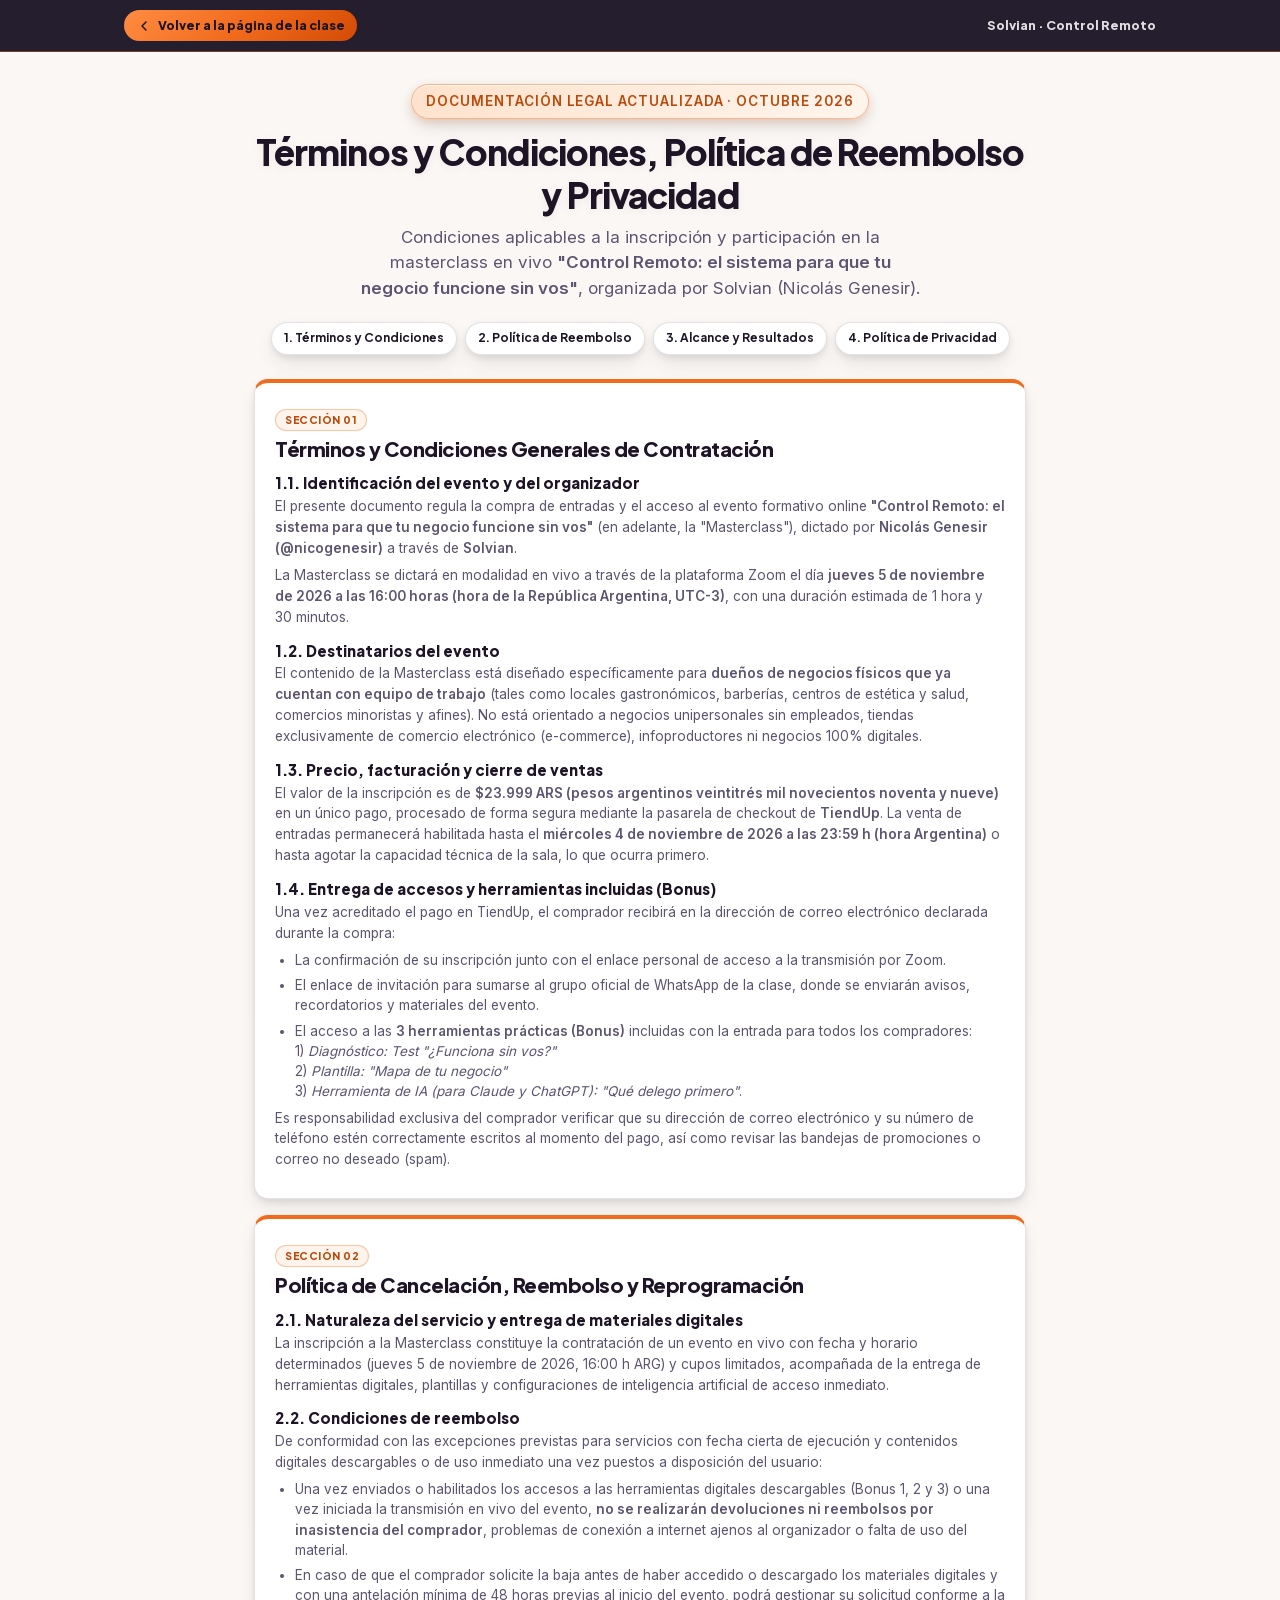
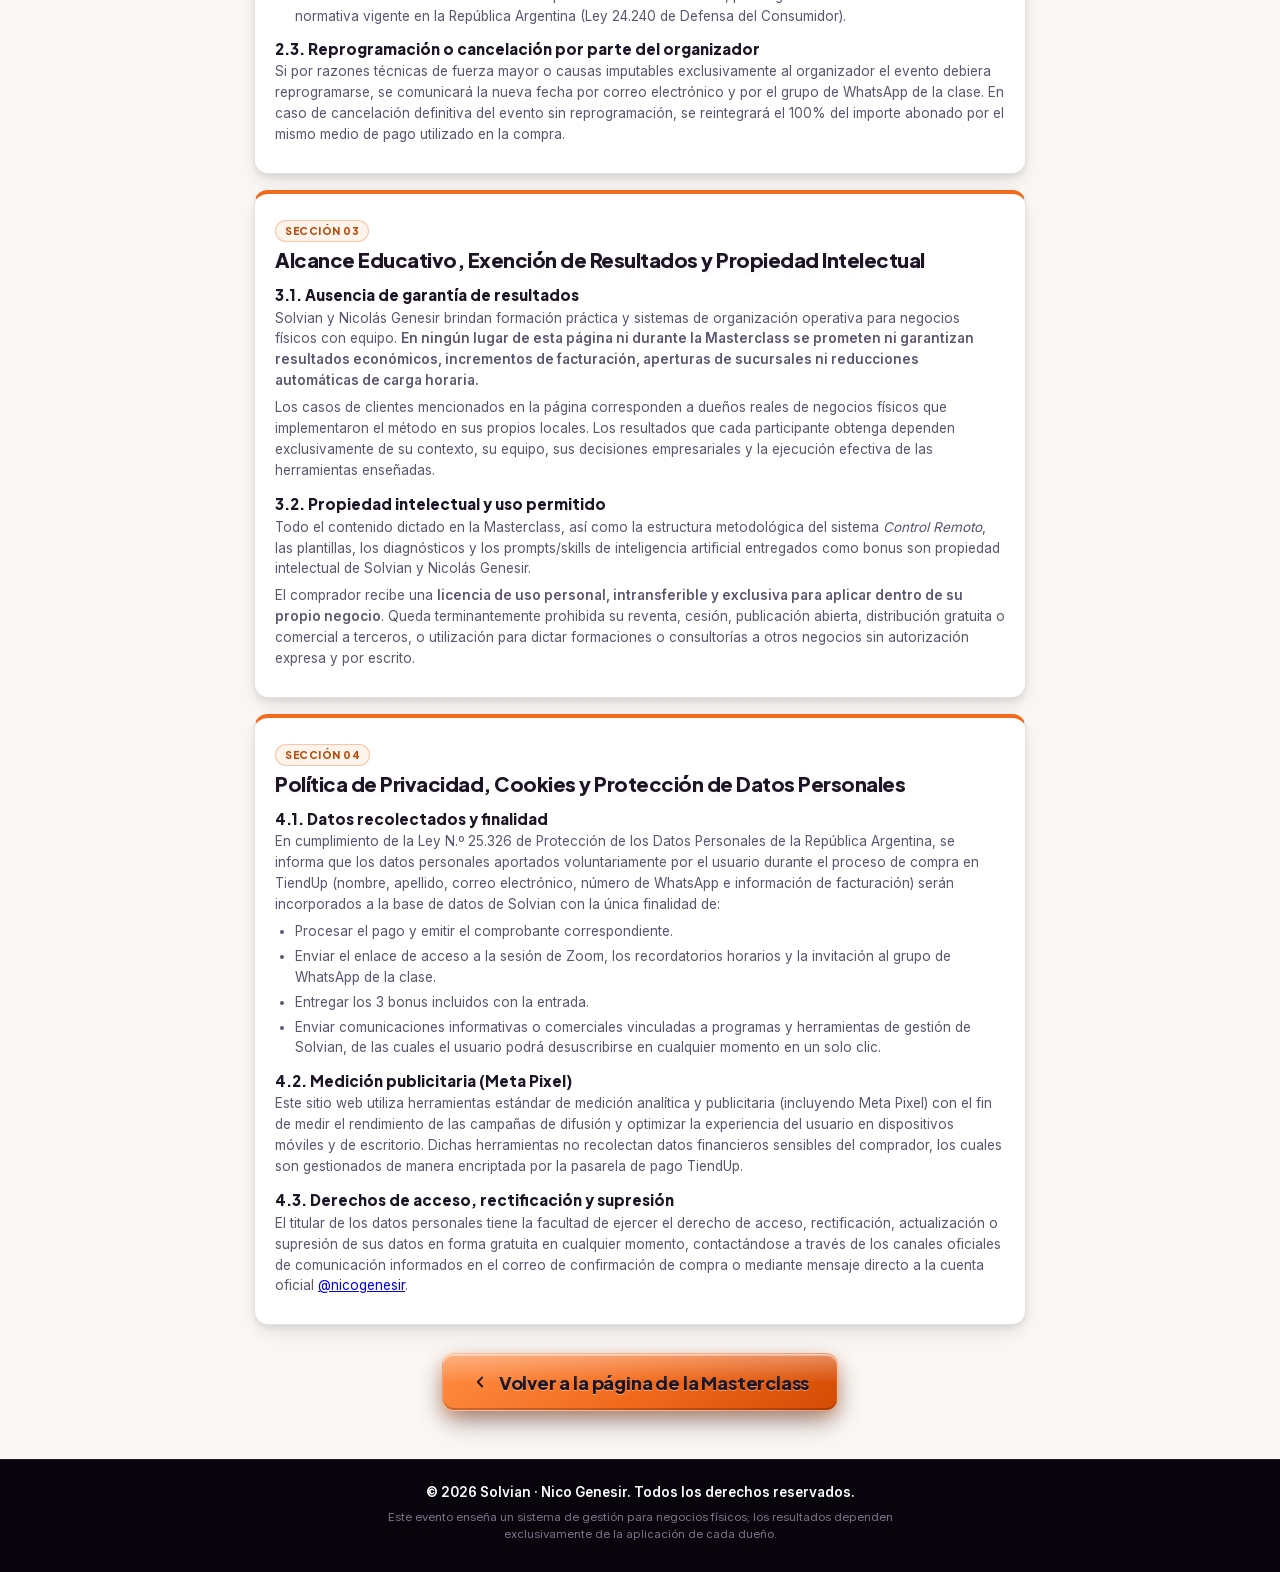
<file: terminos.html>
<!DOCTYPE html>
<html lang="es-AR">
<head>
  <meta charset="UTF-8">
  <meta name="viewport" content="width=device-width, initial-scale=1.0">
  <title>Términos y Condiciones · Control Remoto · Solvian</title>
  <meta name="description" content="Términos y condiciones de contratación, política de reembolso y política de privacidad de la masterclass Control Remoto de Solvian · Nico Genesir.">
  <meta name="robots" content="noindex, follow">

  <link rel="icon" href="favicon.svg" type="image/svg+xml">
  <link rel="preload" href="assets/fonts/plus-jakarta-sans-800.woff2" as="font" type="font/woff2" crossorigin>
  <link rel="preload" href="assets/fonts/plus-jakarta-sans-700.woff2" as="font" type="font/woff2" crossorigin>
  <link rel="stylesheet" href="styles.css?v=15">
</head>
<body class="legal-page">
  <header class="legal-topbar">
    <div class="container legal-topbar-inner">
      <a href="index.html" class="btn-back-landing">
        <svg class="icon-lucide" width="16" height="16" viewBox="0 0 24 24" fill="none" stroke="currentColor" stroke-width="2.2" stroke-linecap="round" stroke-linejoin="round" aria-hidden="true">
          <path d="m15 18-6-6 6-6"/>
        </svg>
        <span>Volver a la página de la clase</span>
      </a>
      <span class="legal-brand">Solvian · Control Remoto</span>
    </div>
  </header>

  <main class="legal-main">
    <div class="container legal-container">
      <div class="section-header-center legal-header">
        <p class="eyebrow eyebrow-pill">DOCUMENTACIÓN LEGAL ACTUALIZADA · OCTUBRE 2026</p>
        <h1 class="section-title">Términos y Condiciones, Política de Reembolso y Privacidad</h1>
        <p class="section-subtitle">Condiciones aplicables a la inscripción y participación en la masterclass en vivo <strong>"Control Remoto: el sistema para que tu negocio funcione sin vos"</strong>, organizada por Solvian (Nicolás Genesir).</p>
      </div>

      <nav class="legal-quick-nav" aria-label="Índice de secciones legales">
        <a href="#condiciones-generales" class="legal-nav-pill">1. Términos y Condiciones</a>
        <a href="#politica-reembolso" class="legal-nav-pill">2. Política de Reembolso</a>
        <a href="#descargo-resultados" class="legal-nav-pill">3. Alcance y Resultados</a>
        <a href="#politica-privacidad" class="legal-nav-pill">4. Política de Privacidad</a>
      </nav>

      <div class="legal-card-stack">
        <!-- SECCIÓN 1 -->
        <section class="legal-section-card" id="condiciones-generales">
          <div class="legal-card-badge">SECCIÓN 01</div>
          <h2>Términos y Condiciones Generales de Contratación</h2>

          <div class="legal-clause">
            <h3>1.1. Identificación del evento y del organizador</h3>
            <p>El presente documento regula la compra de entradas y el acceso al evento formativo online <strong>"Control Remoto: el sistema para que tu negocio funcione sin vos"</strong> (en adelante, la "Masterclass"), dictado por <strong>Nicolás Genesir (@nicogenesir)</strong> a través de <strong>Solvian</strong>.</p>
            <p>La Masterclass se dictará en modalidad en vivo a través de la plataforma Zoom el día <strong>jueves 5 de noviembre de 2026 a las 16:00 horas (hora de la República Argentina, UTC-3)</strong>, con una duración estimada de 1 hora y 30 minutos.</p>
          </div>

          <div class="legal-clause">
            <h3>1.2. Destinatarios del evento</h3>
            <p>El contenido de la Masterclass está diseñado específicamente para <strong>dueños de negocios físicos que ya cuentan con equipo de trabajo</strong> (tales como locales gastronómicos, barberías, centros de estética y salud, comercios minoristas y afines). No está orientado a negocios unipersonales sin empleados, tiendas exclusivamente de comercio electrónico (e-commerce), infoproductores ni negocios 100% digitales.</p>
          </div>

          <div class="legal-clause">
            <h3>1.3. Precio, facturación y cierre de ventas</h3>
            <p>El valor de la inscripción es de <strong>$23.999 ARS (pesos argentinos veintitrés mil novecientos noventa y nueve)</strong> en un único pago, procesado de forma segura mediante la pasarela de checkout de <strong>TiendUp</strong>. La venta de entradas permanecerá habilitada hasta el <strong>miércoles 4 de noviembre de 2026 a las 23:59 h (hora Argentina)</strong> o hasta agotar la capacidad técnica de la sala, lo que ocurra primero.</p>
          </div>

          <div class="legal-clause">
            <h3>1.4. Entrega de accesos y herramientas incluidas (Bonus)</h3>
            <p>Una vez acreditado el pago en TiendUp, el comprador recibirá en la dirección de correo electrónico declarada durante la compra:</p>
            <ul class="legal-list">
              <li>La confirmación de su inscripción junto con el enlace personal de acceso a la transmisión por Zoom.</li>
              <li>El enlace de invitación para sumarse al grupo oficial de WhatsApp de la clase, donde se enviarán avisos, recordatorios y materiales del evento.</li>
              <li>El acceso a las <strong>3 herramientas prácticas (Bonus)</strong> incluidas con la entrada para todos los compradores:
                <br>1) <em>Diagnóstico: Test "¿Funciona sin vos?"</em>
                <br>2) <em>Plantilla: "Mapa de tu negocio"</em>
                <br>3) <em>Herramienta de IA (para Claude y ChatGPT): "Qué delego primero"</em>.
              </li>
            </ul>
            <p>Es responsabilidad exclusiva del comprador verificar que su dirección de correo electrónico y su número de teléfono estén correctamente escritos al momento del pago, así como revisar las bandejas de promociones o correo no deseado (spam).</p>
          </div>
        </section>

        <!-- SECCIÓN 2 -->
        <section class="legal-section-card" id="politica-reembolso">
          <div class="legal-card-badge">SECCIÓN 02</div>
          <h2>Política de Cancelación, Reembolso y Reprogramación</h2>

          <div class="legal-clause">
            <h3>2.1. Naturaleza del servicio y entrega de materiales digitales</h3>
            <p>La inscripción a la Masterclass constituye la contratación de un evento en vivo con fecha y horario determinados (jueves 5 de noviembre de 2026, 16:00 h ARG) y cupos limitados, acompañada de la entrega de herramientas digitales, plantillas y configuraciones de inteligencia artificial de acceso inmediato.</p>
          </div>

          <div class="legal-clause">
            <h3>2.2. Condiciones de reembolso</h3>
            <p>De conformidad con las excepciones previstas para servicios con fecha cierta de ejecución y contenidos digitales descargables o de uso inmediato una vez puestos a disposición del usuario:</p>
            <ul class="legal-list">
              <li>Una vez enviados o habilitados los accesos a las herramientas digitales descargables (Bonus 1, 2 y 3) o una vez iniciada la transmisión en vivo del evento, <strong>no se realizarán devoluciones ni reembolsos por inasistencia del comprador</strong>, problemas de conexión a internet ajenos al organizador o falta de uso del material.</li>
              <li>En caso de que el comprador solicite la baja antes de haber accedido o descargado los materiales digitales y con una antelación mínima de 48 horas previas al inicio del evento, podrá gestionar su solicitud conforme a la normativa vigente en la República Argentina (Ley 24.240 de Defensa del Consumidor).</li>
            </ul>
          </div>

          <div class="legal-clause">
            <h3>2.3. Reprogramación o cancelación por parte del organizador</h3>
            <p>Si por razones técnicas de fuerza mayor o causas imputables exclusivamente al organizador el evento debiera reprogramarse, se comunicará la nueva fecha por correo electrónico y por el grupo de WhatsApp de la clase. En caso de cancelación definitiva del evento sin reprogramación, se reintegrará el 100% del importe abonado por el mismo medio de pago utilizado en la compra.</p>
          </div>
        </section>

        <!-- SECCIÓN 3 -->
        <section class="legal-section-card" id="descargo-resultados">
          <div class="legal-card-badge">SECCIÓN 03</div>
          <h2>Alcance Educativo, Exención de Resultados y Propiedad Intelectual</h2>

          <div class="legal-clause">
            <h3>3.1. Ausencia de garantía de resultados</h3>
            <p>Solvian y Nicolás Genesir brindan formación práctica y sistemas de organización operativa para negocios físicos con equipo. <strong>En ningún lugar de esta página ni durante la Masterclass se prometen ni garantizan resultados económicos, incrementos de facturación, aperturas de sucursales ni reducciones automáticas de carga horaria.</strong></p>
            <p>Los casos de clientes mencionados en la página corresponden a dueños reales de negocios físicos que implementaron el método en sus propios locales. Los resultados que cada participante obtenga dependen exclusivamente de su contexto, su equipo, sus decisiones empresariales y la ejecución efectiva de las herramientas enseñadas.</p>
          </div>

          <div class="legal-clause">
            <h3>3.2. Propiedad intelectual y uso permitido</h3>
            <p>Todo el contenido dictado en la Masterclass, así como la estructura metodológica del sistema <em>Control Remoto</em>, las plantillas, los diagnósticos y los prompts/skills de inteligencia artificial entregados como bonus son propiedad intelectual de Solvian y Nicolás Genesir.</p>
            <p>El comprador recibe una <strong>licencia de uso personal, intransferible y exclusiva para aplicar dentro de su propio negocio</strong>. Queda terminantemente prohibida su reventa, cesión, publicación abierta, distribución gratuita o comercial a terceros, o utilización para dictar formaciones o consultorías a otros negocios sin autorización expresa y por escrito.</p>
          </div>
        </section>

        <!-- SECCIÓN 4 -->
        <section class="legal-section-card" id="politica-privacidad">
          <div class="legal-card-badge">SECCIÓN 04</div>
          <h2>Política de Privacidad, Cookies y Protección de Datos Personales</h2>

          <div class="legal-clause">
            <h3>4.1. Datos recolectados y finalidad</h3>
            <p>En cumplimiento de la Ley N.º 25.326 de Protección de los Datos Personales de la República Argentina, se informa que los datos personales aportados voluntariamente por el usuario durante el proceso de compra en TiendUp (nombre, apellido, correo electrónico, número de WhatsApp e información de facturación) serán incorporados a la base de datos de Solvian con la única finalidad de:</p>
            <ul class="legal-list">
              <li>Procesar el pago y emitir el comprobante correspondiente.</li>
              <li>Enviar el enlace de acceso a la sesión de Zoom, los recordatorios horarios y la invitación al grupo de WhatsApp de la clase.</li>
              <li>Entregar los 3 bonus incluidos con la entrada.</li>
              <li>Enviar comunicaciones informativas o comerciales vinculadas a programas y herramientas de gestión de Solvian, de las cuales el usuario podrá desuscribirse en cualquier momento en un solo clic.</li>
            </ul>
          </div>

          <div class="legal-clause">
            <h3>4.2. Medición publicitaria (Meta Pixel)</h3>
            <p>Este sitio web utiliza herramientas estándar de medición analítica y publicitaria (incluyendo Meta Pixel) con el fin de medir el rendimiento de las campañas de difusión y optimizar la experiencia del usuario en dispositivos móviles y de escritorio. Dichas herramientas no recolectan datos financieros sensibles del comprador, los cuales son gestionados de manera encriptada por la pasarela de pago TiendUp.</p>
          </div>

          <div class="legal-clause">
            <h3>4.3. Derechos de acceso, rectificación y supresión</h3>
            <p>El titular de los datos personales tiene la facultad de ejercer el derecho de acceso, rectificación, actualización o supresión de sus datos en forma gratuita en cualquier momento, contactándose a través de los canales oficiales de comunicación informados en el correo de confirmación de compra o mediante mensaje directo a la cuenta oficial <a href="https://instagram.com/nicogenesir" target="_blank" rel="noopener">@nicogenesir</a>.</p>
          </div>
        </section>
      </div>

      <div class="legal-bottom-cta">
        <a href="index.html" class="btn-primary">
          <svg class="icon-lucide" width="18" height="18" viewBox="0 0 24 24" fill="none" stroke="currentColor" stroke-width="2.4" stroke-linecap="round" stroke-linejoin="round" aria-hidden="true">
            <path d="m15 18-6-6 6-6"/>
          </svg>
          <span>Volver a la página de la Masterclass</span>
        </a>
      </div>
    </div>
  </main>

  <footer class="site-footer">
    <div class="container">
      <div class="footer-top-row">
        <p class="footer-line">© 2026 Solvian · Nico Genesir. Todos los derechos reservados.</p>
        <p class="footer-disclaimer-short">Este evento enseña un sistema de gestión para negocios físicos; los resultados dependen exclusivamente de la aplicación de cada dueño.</p>
      </div>
    </div>
  </footer>
</body>
</html>
</file>
<file: styles.css>
/* ==========================================================================
   FONT FACES (Self-hosted WOFF2)
   ========================================================================== */
@font-face {
  font-family: 'Plus Jakarta Sans';
  font-style: normal;
  font-weight: 700;
  font-display: swap;
  src: url('assets/fonts/plus-jakarta-sans-700.woff2') format('woff2');
}

@font-face {
  font-family: 'Plus Jakarta Sans';
  font-style: normal;
  font-weight: 800;
  font-display: swap;
  src: url('assets/fonts/plus-jakarta-sans-800.woff2') format('woff2');
}

@font-face {
  font-family: 'Inter';
  font-style: normal;
  font-weight: 400;
  font-display: swap;
  src: url('assets/fonts/inter-400.woff2') format('woff2');
}

@font-face {
  font-family: 'Inter';
  font-style: normal;
  font-weight: 600;
  font-display: swap;
  src: url('assets/fonts/inter-600.woff2') format('woff2');
}

/* ==========================================================================
   DESIGN TOKENS (Source of truth & semantic tokens)
   ========================================================================== */
:root {
  /* Raw brand palette */
  --white: #FFFFFF;
  --warm-neutral: #FAF7F4;
  --ink: #1D1526;
  --ink-deep: #120C18;
  --text-2: #5C5470;
  --text-3: #8E88A0;
  --line: #E7E3EE;

  --action: #F26B1D;
  --action-bright: #FF8C42;
  --action-hover: #D95A10;
  --action-active: #BF4C09;
  --action-soft: #FFE6D5;
  --action-softer: #FFF4EC;
  --action-text: #B94A0B;
  --status-green: #15803D;
  --status-blue: #2563EB;
  --status-violet: #6D3FC9;

  /* Gradients & Glass tokens */
  --grad-action: linear-gradient(135deg, #FF8C42 0%, #F26B1D 50%, #D44B04 100%);
  --grad-action-hover: linear-gradient(135deg, #FF9854 0%, #E66012 50%, #C24302 100%);
  --grad-closing-btn: linear-gradient(135deg, #2D203C 0%, #1D1526 52%, #100B16 100%);
  --grad-dark-card: linear-gradient(145deg, #1E1528 0%, #2C1F3B 55%, #150E1D 100%);

  /* Semantic tokens */
  --surface-base: var(--white);
  --surface-alt: var(--warm-neutral);
  --surface-accent-soft: var(--action-soft);
  --surface-accent-softer: var(--action-softer);
  --text-primary: var(--ink);
  --text-secondary: var(--text-2);
  --text-muted: var(--text-3);
  --border-subtle: var(--line);

  /* Typography */
  --font-display: 'Plus Jakarta Sans', -apple-system, BlinkMacSystemFont, 'Segoe UI', sans-serif;
  --font-body: 'Inter', -apple-system, BlinkMacSystemFont, 'Segoe UI', sans-serif;

  /* 6-step fluid typographic scale (Mobile-First tuned) */
  --step-0: clamp(0.75rem, 0.72rem + 0.15vw, 0.84375rem);
  --step-1: clamp(0.9375rem, 0.9rem + 0.2vw, 1.0625rem);
  --step-2: clamp(1rem, 0.95rem + 0.3vw, 1.1875rem);
  --step-3: clamp(1.125rem, 1.04rem + 0.5vw, 1.375rem);
  --step-4: clamp(1.45rem, 1.24rem + 1.2vw, 2.25rem);
  --step-5: clamp(1.75rem, 1.45rem + 2vw, 3rem);

  /* Concentric radii (8 / 12 / 20 px) */
  --radius-sm: 8px;
  --radius-md: 12px;
  --radius-lg: 20px;

  /* 4px spacing grid */
  --space-1: 4px;
  --space-2: 8px;
  --space-3: 12px;
  --space-4: 16px;
  --space-5: 20px;
  --space-6: 24px;
  --space-8: 32px;
  --space-10: 40px;
  --space-12: 48px;
  --space-16: 64px;

  /* Layered Tinted Shadows */
  --shadow-sm:
    0 3px 6px rgba(15, 10, 22, 0.08),
    0 10px 22px -4px rgba(15, 10, 22, 0.1);
  --shadow-md:
    0 6px 14px -2px rgba(15, 10, 22, 0.1),
    0 18px 38px -6px rgba(15, 10, 22, 0.16),
    0 28px 56px -12px rgba(15, 10, 22, 0.1);
  --shadow-card-rich:
    0 8px 18px -4px rgba(15, 10, 22, 0.12),
    0 20px 42px -8px rgba(15, 10, 22, 0.18),
    0 4px 12px rgba(242, 107, 29, 0.1),
    inset 0 1px 0 rgba(255, 255, 255, 0.9);
  --shadow-btn:
    0 12px 28px -4px rgba(15, 10, 22, 0.42),
    0 6px 16px rgba(242, 107, 29, 0.38),
    inset 0 1.5px 1px rgba(255, 255, 255, 0.65),
    inset 0 -2px 0 rgba(15, 10, 22, 0.22);
  --shadow-btn-hover:
    0 16px 34px -4px rgba(15, 10, 22, 0.5),
    0 8px 20px rgba(242, 107, 29, 0.48),
    inset 0 1.5px 1px rgba(255, 255, 255, 0.75),
    inset 0 -2px 0 rgba(15, 10, 22, 0.25);

  /* Motion */
  --ease-out: cubic-bezier(0.23, 1, 0.32, 1);

  /* Layout */
  --banner-height: 50px;
}

@media (max-width: 767px) {
  :root {
    --banner-height: 46px;
  }
}

/* ==========================================================================
   RESET & BASE
   ========================================================================== */
*,
*::before,
*::after {
  box-sizing: border-box;
  margin: 0;
  padding: 0;
}

html {
  font-size: 100%;
  -webkit-text-size-adjust: 100%;
  scroll-behavior: smooth;
  overflow-x: clip;
}

@media (prefers-reduced-motion: reduce) {
  html {
    scroll-behavior: auto;
  }
}

body {
  font-family: var(--font-body);
  font-size: var(--step-1);
  font-weight: 400;
  line-height: 1.55;
  color: var(--text-primary);
  background-color: var(--surface-base);
  padding-top: var(--banner-height);
  overflow-x: clip;
  -webkit-font-smoothing: antialiased;
}

@media (max-width: 767px) {
  body:not(.legal-page) {
    padding-bottom: calc(74px + env(safe-area-inset-bottom, 0px));
  }
}

::selection {
  background-color: var(--action-soft);
  color: var(--ink);
}

img,
picture,
svg {
  display: block;
  max-width: 100%;
}

ul,
ol {
  list-style: none;
}

abbr[title] {
  text-decoration: none;
}

/* ==========================================================================
   GLOBAL HEADINGS & CENTER ALIGNMENT GUARANTEE
   ========================================================================== */
h1,
h2,
h3,
h4 {
  font-family: var(--font-display);
  color: var(--text-primary);
  line-height: 1.18;
  text-align: center;
  margin-inline: auto;
}

h1,
h2 {
  letter-spacing: -0.025em;
  font-weight: 800;
  text-shadow: 0 2px 10px rgba(15, 10, 22, 0.06);
}

p {
  font-family: var(--font-body);
  line-height: 1.52;
  max-width: 65ch;
  margin-inline: auto;
  text-wrap: pretty;
}

/* ==========================================================================
   SCROLL REVEAL FLUIDITY
   ========================================================================== */
.reveal-item {
  opacity: 1;
  transform: translateY(0);
  transition:
    opacity 450ms var(--ease-out),
    transform 450ms var(--ease-out);
}

html.js-ready .reveal-item:not(.is-revealed) {
  opacity: 0;
  transform: translateY(16px);
}

@media (prefers-reduced-motion: reduce) {
  html.js-ready .reveal-item:not(.is-revealed) {
    opacity: 1;
    transform: none;
  }
}

/* ==========================================================================
   LAYOUT CONTAINERS & SECTIONS
   ========================================================================== */
.container {
  width: 100%;
  max-width: 1080px;
  margin-inline: auto;
  padding-inline: var(--space-6);
}

@media (max-width: 767px) {
  .container {
    padding-inline: 16px;
  }
}

section {
  padding-block: var(--space-12);
  background-color: var(--surface-base);
  position: relative;
}

section.section-alt {
  background:
    radial-gradient(circle at 50% 0%, rgba(255, 226, 204, 0.45) 0%, rgba(250, 247, 244, 0) 55%),
    var(--surface-alt);
}

@media (max-width: 767px) {
  section {
    padding-block: 28px;
  }
}

/* ==========================================================================
   CENTERED SECTION HEADERS & EYEBROW PILLS
   ========================================================================== */
.section-header-center {
  width: 100%;
  display: flex;
  flex-direction: column;
  align-items: center;
  justify-content: center;
  text-align: center;
  margin-inline: auto;
  margin-bottom: 18px;
}

.eyebrow {
  font-family: var(--font-body);
  font-size: var(--step-0);
  font-weight: 600;
  text-transform: uppercase;
  letter-spacing: 0.07em;
  color: var(--action-text);
  text-align: center;
  margin-inline: auto;
}

.eyebrow-pill {
  display: inline-flex;
  align-items: center;
  justify-content: center;
  gap: 6px;
  padding: 6px 14px;
  border-radius: 999px;
  background: linear-gradient(135deg, rgba(255, 224, 201, 0.95) 0%, rgba(255, 244, 236, 0.92) 100%);
  border: 1px solid rgba(242, 107, 29, 0.42);
  box-shadow:
    0 8px 20px -4px rgba(15, 10, 22, 0.16),
    0 3px 8px rgba(242, 107, 29, 0.18),
    inset 0 1px 0 rgba(255, 255, 255, 0.92);
  margin-bottom: 12px;
}

.live-dot {
  width: 7px;
  height: 7px;
  border-radius: 50%;
  background-color: var(--action);
  box-shadow: 0 0 0 3px rgba(242, 107, 29, 0.28);
  flex-shrink: 0;
}

.section-title {
  width: 100%;
  font-size: var(--step-4);
  font-weight: 800;
  line-height: 1.22;
  text-align: center;
  margin-inline: auto;
  margin-bottom: 8px;
}

.section-header-center .section-title:last-child {
  margin-bottom: 0;
}

.section-subtitle {
  font-size: var(--step-1);
  color: var(--text-secondary);
  text-align: center;
  margin-inline: auto;
  max-width: 52ch;
}

/* ==========================================================================
   KEYWORD HIGHLIGHTS (100% Centered Block/Inline-Block + Orange Glass + Shadow)
   ========================================================================== */
.highlight-word {
  display: table;
  margin-inline: auto;
  position: relative;
  padding: 0.05em 0.36em 0.09em;
  margin-top: 6px;
  border-radius: 10px;
  background: linear-gradient(135deg, #FF8E47 0%, #F26B1D 48%, #D44B04 100%);
  border: 1px solid rgba(255, 255, 255, 0.58);
  box-shadow:
    0 10px 24px -3px rgba(15, 10, 22, 0.4),
    0 4px 12px rgba(242, 107, 29, 0.42),
    inset 0 2px 1px rgba(255, 255, 255, 0.68),
    inset 0 -2px 0 rgba(15, 10, 22, 0.22);
  color: var(--ink);
  text-shadow: 0 1px 0 rgba(255, 255, 255, 0.5);
  text-align: center;
}

/* Focus states */
a:focus-visible,
button:focus-visible,
summary:focus-visible,
[tabindex="0"]:focus-visible {
  outline: 2px solid var(--ink);
  outline-offset: 2px;
}

/* ==========================================================================
   HIGH-CONVERSION BUTTONS
   ========================================================================== */
.btn-primary {
  position: relative;
  overflow: hidden;
  display: inline-flex;
  align-items: center;
  justify-content: center;
  gap: 10px;
  min-height: 58px;
  padding: 14px 28px;
  background-color: var(--action);
  background-image: var(--grad-action);
  color: var(--ink);
  font-family: var(--font-display);
  font-size: 1.125rem;
  font-weight: 800;
  line-height: 1.2;
  letter-spacing: -0.01em;
  text-decoration: none;
  text-align: center;
  border-radius: var(--radius-md);
  border: 1px solid rgba(255, 255, 255, 0.45);
  box-shadow: var(--shadow-btn);
  text-shadow: 0 1px 0 rgba(255, 255, 255, 0.4);
  cursor: pointer;
  font-variant-numeric: tabular-nums;
  transition:
    background-color 140ms var(--ease-out),
    transform 140ms var(--ease-out),
    box-shadow 140ms var(--ease-out);
}

.btn-primary::before {
  content: '';
  position: absolute;
  inset: 0;
  background: linear-gradient(180deg, rgba(255, 255, 255, 0.34) 0%, rgba(255, 255, 255, 0) 52%);
  pointer-events: none;
}

.btn-arrow {
  flex-shrink: 0;
  transition: transform 140ms var(--ease-out);
}

@media (hover: hover) and (pointer: fine) {
  .btn-primary:not([aria-disabled="true"]):hover {
    background-color: var(--action-hover);
    background-image: var(--grad-action-hover);
    box-shadow: var(--shadow-btn-hover);
    transform: translateY(-2px);
  }

  .btn-primary:not([aria-disabled="true"]):hover .btn-arrow {
    transform: translateX(4px);
  }
}

.btn-primary:not([aria-disabled="true"]):active {
  background-color: var(--action-active);
  transform: scale(0.97);
}

/* Closing dark button on orange surface */
.btn-closing {
  background-color: var(--ink);
  background-image: var(--grad-closing-btn);
  color: var(--white);
  border: 1px solid rgba(255, 255, 255, 0.22);
  text-shadow: 0 2px 6px rgba(0, 0, 0, 0.45);
  box-shadow:
    0 16px 36px -4px rgba(15, 10, 22, 0.6),
    0 6px 14px rgba(15, 10, 22, 0.38),
    inset 0 1.5px 1px rgba(255, 255, 255, 0.28);
}

@media (hover: hover) and (pointer: fine) {
  .btn-closing:not([aria-disabled="true"]):hover {
    background-color: #2E223C;
    background-image: linear-gradient(135deg, #38284B 0%, #241A30 55%, #160F1E 100%);
    box-shadow:
      0 20px 40px -4px rgba(15, 10, 22, 0.68),
      0 8px 18px rgba(15, 10, 22, 0.45),
      inset 0 1.5px 1px rgba(255, 255, 255, 0.35);
    transform: translateY(-2px);
  }
}

.btn-closing:not([aria-disabled="true"]):active {
  background-color: #120D18;
  transform: scale(0.97);
}

.btn-closing:focus-visible {
  outline: 2px solid var(--white);
  outline-offset: 2px;
}

/* Secondary CTA button */
.link-cta {
  display: inline-flex;
  align-items: center;
  justify-content: center;
  gap: var(--space-2);
  min-height: 50px;
  padding: 12px 24px;
  border-radius: var(--radius-md);
  background: linear-gradient(135deg, #FFF0E4 0%, #FFE0C8 100%);
  border: 1px solid rgba(242, 107, 29, 0.48);
  box-shadow:
    0 8px 20px -4px rgba(15, 10, 22, 0.14),
    0 2px 6px rgba(242, 107, 29, 0.18),
    inset 0 1.5px 0 rgba(255, 255, 255, 0.9);
  font-family: var(--font-display);
  font-size: 1.0625rem;
  font-weight: 800;
  color: var(--ink);
  text-decoration: none;
  text-align: center;
  cursor: pointer;
  transition: transform 120ms var(--ease-out), box-shadow 120ms var(--ease-out);
}

@media (hover: hover) and (pointer: fine) {
  .link-cta:not([aria-disabled="true"]):hover {
    transform: translateY(-2px);
    box-shadow:
      0 12px 24px -4px rgba(15, 10, 22, 0.18),
      0 4px 10px rgba(242, 107, 29, 0.25),
      inset 0 1.5px 0 rgba(255, 255, 255, 0.95);
  }
}

.link-cta:not([aria-disabled="true"]):active {
  transform: scale(0.97);
}

/* Disabled CTA state (Sales closed) */
.btn-primary[aria-disabled="true"],
.btn-closing[aria-disabled="true"] {
  background-color: var(--line);
  background-image: none;
  color: var(--text-3);
  border-color: var(--line);
  box-shadow: none;
  text-shadow: none;
  cursor: not-allowed;
  transform: none;
}

.btn-primary[aria-disabled="true"]::before {
  display: none;
}

.link-cta[aria-disabled="true"] {
  background: var(--line);
  border-color: var(--line);
  color: var(--text-3);
  box-shadow: none;
  text-decoration: none;
  cursor: not-allowed;
}

/* ==========================================================================
   0 · TOP COUNTDOWN BANNER
   ========================================================================== */
.top-banner {
  position: fixed;
  top: 0;
  left: 0;
  right: 0;
  z-index: 100;
  height: var(--banner-height);
  background-color: var(--ink);
  background-image: linear-gradient(90deg, #150E1D 0%, #241832 50%, #150E1D 100%);
  color: var(--white);
  border-bottom: 1px solid rgba(242, 107, 29, 0.4);
  box-shadow: 0 8px 24px rgba(12, 8, 18, 0.28);
  backdrop-filter: blur(14px);
  -webkit-backdrop-filter: blur(14px);
}

.top-banner.is-closed {
  background-color: var(--line);
  background-image: none;
  color: var(--text-2);
  border-bottom-color: var(--border-subtle);
  box-shadow: none;
}

.top-banner.is-closed .banner-cta,
.top-banner.is-closed .banner-prefix-desktop {
  display: none;
}

.top-banner.is-closed .banner-prefix {
  display: inline;
  color: var(--ink);
}

.scroll-progress-bar {
  position: absolute;
  bottom: 0;
  left: 0;
  height: 2.5px;
  width: 100%;
  background: linear-gradient(90deg, #FF8C42 0%, #F26B1D 100%);
  box-shadow: 0 0 10px rgba(242, 107, 29, 0.7);
  transform-origin: left center;
  transform: scaleX(0);
  pointer-events: none;
}

.top-banner-inner {
  max-width: 1080px;
  height: 100%;
  margin-inline: auto;
  padding-inline: var(--space-4);
  display: flex;
  align-items: center;
  justify-content: space-between;
  gap: var(--space-3);
  white-space: nowrap;
  font-size: 0.875rem;
  line-height: 1;
}

.banner-timer-group {
  display: inline-flex;
  align-items: center;
  gap: 8px;
}

.banner-prefix {
  display: none;
  font-weight: 600;
  color: rgba(255, 255, 255, 0.88);
}

.banner-prefix-desktop {
  font-weight: 600;
  color: rgba(255, 255, 255, 0.88);
}

.banner-units {
  display: inline-flex;
  align-items: center;
  gap: 4px;
  font-variant-numeric: tabular-nums;
}

.banner-chip {
  display: inline-flex;
  align-items: baseline;
  justify-content: center;
  gap: 1.5px;
  padding: 4px 7px;
  background: linear-gradient(180deg, rgba(255, 255, 255, 0.14) 0%, rgba(255, 255, 255, 0.06) 100%);
  border: 1px solid rgba(255, 140, 66, 0.42);
  box-shadow:
    0 2px 6px rgba(0, 0, 0, 0.35),
    inset 0 1px 0 rgba(255, 255, 255, 0.2);
  border-radius: 6px;
  font-family: var(--font-body);
  font-size: 0.75rem;
  font-weight: 600;
  color: rgba(255, 255, 255, 0.8);
}

.banner-chip strong {
  font-family: var(--font-display);
  font-weight: 800;
  font-size: 0.84375rem;
  color: #FF9B59;
  display: inline-block;
  min-width: 2ch;
  text-align: right;
  font-variant-numeric: tabular-nums;
}

.banner-cta {
  display: inline-flex;
  align-items: center;
  min-height: 32px;
  padding: 6px 14px;
  border-radius: 999px;
  background-color: var(--action);
  background-image: var(--grad-action);
  border: 1px solid rgba(255, 255, 255, 0.45);
  box-shadow:
    0 4px 12px rgba(242, 107, 29, 0.4),
    inset 0 1px 0 rgba(255, 255, 255, 0.55);
  font-family: var(--font-display);
  font-weight: 800;
  font-size: 0.8125rem;
  color: var(--ink);
  text-decoration: none;
  gap: 4px;
  cursor: pointer;
  flex-shrink: 0;
  transition: transform 120ms var(--ease-out);
}

.banner-cta-mobile {
  display: none;
}

.banner-cta:not([aria-disabled="true"]):active {
  transform: scale(0.96);
}

.banner-cta[aria-disabled="true"] {
  background: var(--line);
  color: var(--text-3);
  border-color: transparent;
  box-shadow: none;
  cursor: not-allowed;
}

@media (max-width: 767px) {
  .top-banner-inner {
    padding-inline: 12px;
    gap: 6px;
    font-size: 0.75rem;
  }

  .banner-prefix {
    display: inline;
    font-size: 0.75rem;
  }

  .banner-prefix-desktop {
    display: none;
  }

  .banner-timer-group {
    gap: 6px;
  }

  .banner-units {
    gap: 3px;
  }

  .banner-chip {
    padding: 3px 5px;
    font-size: 0.6875rem;
  }

  .banner-chip strong {
    font-size: 0.75rem;
  }

  .banner-cta {
    font-size: 0.75rem;
    min-height: 30px;
    padding: 5px 11px;
    gap: 3px;
  }

  .banner-cta-desktop {
    display: none;
  }

  .banner-cta-mobile {
    display: inline;
  }
}

/* ==========================================================================
   1 · HERO SECTION (Full First-Screen Protagonism + White Top Gap)
   ========================================================================== */
.section-hero {
  min-height: calc(92svh - var(--banner-height));
  display: flex;
  align-items: center;
  padding-top: 52px;
  padding-bottom: 64px;
  background:
    radial-gradient(circle at 50% 12%, rgba(255, 142, 71, 0.22) 0%, rgba(255, 255, 255, 0) 56%),
    var(--surface-base);
}

.hero-single {
  max-width: 780px;
  margin-inline: auto;
}

.hero-copy {
  width: 100%;
  display: flex;
  flex-direction: column;
  align-items: center;
  justify-content: center;
  text-align: center;
}

.hero-top-badges {
  width: 100%;
  display: flex;
  justify-content: center;
  align-items: center;
  margin-top: 8px;
  margin-bottom: 18px;
}

.hero-top-badges .eyebrow-pill {
  margin-bottom: 0;
  padding: 7px 18px;
  box-shadow:
    0 10px 24px -4px rgba(15, 10, 22, 0.22),
    0 4px 10px rgba(242, 107, 29, 0.24),
    inset 0 1.5px 0 rgba(255, 255, 255, 0.95);
}

.hero-live-pill {
  display: inline-flex;
  align-items: center;
  justify-content: center;
  gap: 8px;
}

.live-pulse-ring {
  position: relative;
  display: inline-flex;
  align-items: center;
  justify-content: center;
  width: 9px;
  height: 9px;
  flex-shrink: 0;
}

.live-pulse-ring::after {
  content: '';
  position: absolute;
  inset: -4px;
  border-radius: 50%;
  background-color: rgba(242, 107, 29, 0.4);
  animation: pulse-ring 2s cubic-bezier(0.4, 0, 0.6, 1) infinite;
}

.live-pulse-core {
  width: 7px;
  height: 7px;
  border-radius: 50%;
  background-color: var(--action);
  box-shadow: 0 0 8px rgba(242, 107, 29, 0.75);
  position: relative;
  z-index: 1;
}

@keyframes pulse-ring {
  0%, 100% {
    transform: scale(0.9);
    opacity: 0.8;
  }
  50% {
    transform: scale(1.6);
    opacity: 0.15;
  }
}

@media (prefers-reduced-motion: reduce) {
  .live-pulse-ring::after {
    animation: none;
  }
}

.hero-live-badge {
  font-family: var(--font-display);
  font-weight: 800;
  color: var(--action-text);
  letter-spacing: 0.05em;
  font-size: var(--step-0);
}

.hero-live-sep {
  color: rgba(242, 107, 29, 0.6);
  font-weight: 800;
}

.hero-live-date {
  font-family: var(--font-body);
  font-weight: 600;
  color: var(--text-2);
  letter-spacing: 0.03em;
  font-size: var(--step-0);
}

.hero-title {
  width: 100%;
  font-size: var(--step-5);
  line-height: 1.2;
  margin-bottom: 16px;
  text-align: center;
  margin-inline: auto;
}

.hero-subtitle {
  font-size: var(--step-2);
  line-height: 1.45;
  color: var(--text-secondary);
  margin-bottom: 22px;
  max-width: 48ch;
  text-align: center;
  margin-inline: auto;
}

/* ==========================================================================
   VSL PLAYER: VIDEO SALES LETTER DE ALTA RETENCIÓN (CLOUDFLARE R2 + CDN)
   ========================================================================== */
.vsl-wrapper {
  position: relative;
  width: 100%;
  max-width: 740px;
  margin-inline: auto;
  margin-top: 14px;
  margin-bottom: 24px;
  user-select: none;
}

/* Resplandor ambiental de fondo (Backlight Glow cálido Solvian) */
.vsl-ambient-glow {
  position: absolute;
  top: 50%;
  left: 50%;
  transform: translate(-50%, -50%);
  width: 90%;
  height: 220px;
  background: radial-gradient(ellipse at center, rgba(242, 107, 29, 0.32) 0%, rgba(255, 122, 41, 0.12) 50%, transparent 75%);
  filter: blur(44px);
  z-index: 0;
  pointer-events: none;
}

/* Marco cinematográfico */
.vsl-player-container {
  position: relative;
  width: 100%;
  aspect-ratio: 16 / 9;
  background: #0B0812;
  border-radius: 18px;
  overflow: hidden;
  border: 1.5px solid rgba(242, 107, 29, 0.35);
  box-shadow:
    0 20px 48px -12px rgba(15, 10, 22, 0.35),
    0 4px 18px rgba(242, 107, 29, 0.15),
    inset 0 1px 0 rgba(255, 255, 255, 0.12);
  z-index: 1;
  display: flex;
  align-items: center;
  justify-content: center;
}

#vsl-video {
  width: 100%;
  height: 100%;
  object-fit: contain;
  cursor: pointer;
  background: #000000;
  display: block;
}

/* OVERLAY SMART UNMUTE (Efecto Panda Video de alta conversión) */
.vsl-unmute-overlay {
  position: absolute;
  inset: 0;
  background: rgba(11, 8, 18, 0.52);
  backdrop-filter: blur(3px);
  -webkit-backdrop-filter: blur(3px);
  display: flex;
  align-items: center;
  justify-content: center;
  z-index: 30;
  cursor: pointer;
  padding: 16px;
  transition: background 200ms ease;
}

.vsl-unmute-overlay:hover {
  background: rgba(11, 8, 18, 0.4);
}

.vsl-unmute-card {
  position: relative;
  background: rgba(15, 10, 22, 0.94);
  border: 1.5px solid rgba(242, 107, 29, 0.55);
  box-shadow:
    0 16px 40px rgba(15, 10, 22, 0.65),
    0 0 28px rgba(242, 107, 29, 0.35),
    inset 0 1px 1px rgba(255, 255, 255, 0.2);
  border-radius: 20px;
  padding: 22px 28px;
  text-align: center;
  color: #FFFFFF;
  max-width: 380px;
  width: 100%;
  transition: transform 200ms var(--ease-out), box-shadow 200ms var(--ease-out);
}

.vsl-unmute-overlay:hover .vsl-unmute-card {
  transform: scale(1.03);
  box-shadow:
    0 20px 48px rgba(15, 10, 22, 0.75),
    0 0 36px rgba(242, 107, 29, 0.45);
}

.vsl-unmute-overlay:active .vsl-unmute-card {
  transform: scale(0.98);
}

.vsl-unmute-icon {
  position: relative;
  width: 60px;
  height: 60px;
  border-radius: 50%;
  background: linear-gradient(135deg, #FF7A29 0%, #F26B1D 50%, #D95308 100%);
  display: flex;
  align-items: center;
  justify-content: center;
  margin: 0 auto 12px;
  color: #FFFFFF;
  box-shadow: 0 8px 24px rgba(242, 107, 29, 0.55);
}

.vsl-volume-svg {
  animation: vslPulseVolume 1.8s ease-in-out infinite;
}

@keyframes vslPulseVolume {
  0%, 100% { transform: scale(1); }
  50% { transform: scale(1.1); }
}

.vsl-ping-ring {
  position: absolute;
  inset: -5px;
  border-radius: 50%;
  border: 2px solid #FF7A29;
  animation: vslPing 1.8s cubic-bezier(0, 0, 0.2, 1) infinite;
  pointer-events: none;
}

@keyframes vslPing {
  0% { transform: scale(1); opacity: 0.9; }
  75%, 100% { transform: scale(1.45); opacity: 0; }
}

.vsl-eyebrow {
  font-family: var(--font-display);
  font-size: 0.6875rem;
  font-weight: 800;
  color: #FFA066;
  text-transform: uppercase;
  letter-spacing: 0.08em;
  display: block;
  margin-bottom: 4px;
}

.vsl-unmute-title {
  font-family: var(--font-display);
  font-size: 1.125rem;
  font-weight: 800;
  line-height: 1.25;
  margin: 0 0 4px;
  color: #FFFFFF;
}

.vsl-unmute-sub {
  font-size: 0.75rem;
  color: #CBD5E1;
  margin: 0;
  font-weight: 500;
}

/* Botón Central de Play cuando está pausado manualmente */
.vsl-center-play {
  position: absolute;
  top: 50%;
  left: 50%;
  transform: translate(-50%, -50%);
  width: 76px;
  height: 76px;
  border-radius: 50%;
  background: linear-gradient(135deg, #FF7A29 0%, #F26B1D 60%, #D95308 100%);
  border: 2px solid rgba(255, 255, 255, 0.4);
  color: #FFFFFF;
  display: flex;
  align-items: center;
  justify-content: center;
  cursor: pointer;
  box-shadow: 0 16px 36px rgba(15, 10, 22, 0.6), 0 0 28px rgba(242, 107, 29, 0.55);
  transition: transform 180ms var(--ease-out);
  z-index: 22;
}

.vsl-center-play:hover {
  transform: translate(-50%, -50%) scale(1.08);
}

.vsl-center-play:active {
  transform: translate(-50%, -50%) scale(0.95);
}

.vsl-center-play svg {
  margin-left: 4px;
  filter: drop-shadow(0 2px 4px rgba(0, 0, 0, 0.35));
}

/* BARRA DE PROGRESO FICTICIA NO-LINEAL (POINTER-EVENTS-NONE) */
.vsl-fake-bar-track {
  position: absolute;
  left: 0;
  right: 0;
  bottom: 0;
  height: 10px;
  background: rgba(11, 8, 18, 0.85);
  z-index: 25;
  pointer-events: none;
  border-top: 1px solid rgba(242, 107, 29, 0.25);
  overflow: hidden;
}

.vsl-fake-bar-fill {
  height: 100%;
  width: 0%;
  background: linear-gradient(90deg, #FF7A29 0%, #F26B1D 60%, #FFA066 100%);
  box-shadow: 0 0 14px rgba(242, 107, 29, 0.9);
  transition: width 220ms ease-out;
  position: relative;
}

.vsl-fake-bar-glow {
  position: absolute;
  top: 0;
  right: 0;
  bottom: 0;
  width: 8px;
  background: #FFFFFF;
  opacity: 0.8;
  box-shadow: 0 0 8px #FFFFFF;
}

/* CONTROLES MÍNIMOS INFERIORES */
.vsl-controls-bar {
  position: absolute;
  left: 0;
  right: 0;
  bottom: 10px;
  padding: 10px 14px;
  background: linear-gradient(to top, rgba(11, 8, 18, 0.95) 0%, rgba(11, 8, 18, 0.6) 70%, transparent 100%);
  display: flex;
  justify-content: space-between;
  align-items: center;
  z-index: 20;
  opacity: 0;
  pointer-events: none;
  transition: opacity 280ms ease;
}

.vsl-player-container:hover .vsl-controls-bar,
.vsl-controls-bar.is-visible {
  opacity: 1;
  pointer-events: auto;
}

.vsl-controls-left,
.vsl-controls-right {
  display: flex;
  align-items: center;
  gap: 8px;
}

.vsl-ctrl-btn {
  background: rgba(255, 255, 255, 0.12);
  border: 1px solid rgba(255, 255, 255, 0.15);
  color: #FFFFFF;
  border-radius: 8px;
  padding: 6px 10px;
  cursor: pointer;
  display: inline-flex;
  align-items: center;
  justify-content: center;
  gap: 4px;
  font-family: var(--font-body);
  font-size: 0.75rem;
  font-weight: 700;
  line-height: 1;
  transition: background 150ms ease, transform 150ms ease;
}

.vsl-ctrl-btn:hover {
  background: rgba(255, 255, 255, 0.22);
}

.vsl-ctrl-btn:active {
  transform: scale(0.94);
}

.vsl-btn-skip {
  padding: 6px 8px;
}

.hero-social-proof {
  display: inline-flex;
  align-items: center;
  justify-content: center;
  gap: 8px;
  padding: 8px 16px;
  background: linear-gradient(135deg, #FFFFFF 0%, #FFF7F0 100%);
  border: 1px solid rgba(242, 107, 29, 0.3);
  border-radius: 999px;
  box-shadow: var(--shadow-sm);
  margin-bottom: 20px;
  margin-inline: auto;
}

.social-proof-number {
  font-family: var(--font-display);
  font-weight: 800;
  font-size: 1.125rem;
  line-height: 1;
  color: var(--action-text);
  font-variant-numeric: tabular-nums;
  flex-shrink: 0;
}

.social-proof-label {
  font-size: 0.8125rem;
  color: var(--text-primary);
  font-weight: 600;
  line-height: 1.25;
}

.hero-cta-block {
  display: flex;
  flex-direction: column;
  align-items: center;
  justify-content: center;
  gap: 10px;
  width: 100%;
}

.cta-sub-strip {
  display: flex;
  justify-content: center;
  align-items: center;
  font-size: var(--step-0);
  color: var(--text-secondary);
}

.cta-close-tag {
  font-weight: 600;
  color: var(--action-text);
  background: rgba(242, 107, 29, 0.14);
  border: 1px solid rgba(242, 107, 29, 0.3);
  padding: 3px 11px;
  border-radius: 999px;
}

@media (max-width: 767px) {
  .section-hero {
    min-height: calc(88svh - var(--banner-height));
    padding-top: 34px;
    padding-bottom: 42px;
  }

  .hero-top-badges {
    margin-top: 6px;
    margin-bottom: 14px;
  }

  .eyebrow-pill {
    font-size: 0.65rem;
    padding: 5px 11px;
  }

  .hero-live-pill {
    padding: 6px 12px;
    gap: 6px;
    max-width: 100%;
    flex-wrap: wrap;
  }

  .hero-live-badge {
    font-size: 0.6875rem;
  }

  .hero-live-date {
    font-size: 0.625rem;
  }

  .hero-title {
    font-size: clamp(1.62rem, 6.8vw, 2.05rem);
    line-height: 1.22;
    margin-bottom: 14px;
  }

  .hero-subtitle {
    font-size: 0.90625rem;
    line-height: 1.42;
    margin-bottom: 16px;
  }

  /* VSL Mobile Adjustments */
  .vsl-wrapper {
    margin-top: 10px;
    margin-bottom: 20px;
  }

  .vsl-player-container {
    border-radius: 14px;
  }

  .vsl-unmute-card {
    padding: 16px 18px;
    border-radius: 16px;
  }

  .vsl-unmute-icon {
    width: 48px;
    height: 48px;
    margin-bottom: 8px;
  }

  .vsl-unmute-icon svg {
    width: 22px;
    height: 22px;
  }

  .vsl-unmute-title {
    font-size: 0.9375rem;
  }

  .vsl-unmute-sub {
    font-size: 0.6875rem;
  }

  .vsl-center-play {
    width: 60px;
    height: 60px;
  }

  .vsl-center-play svg {
    width: 24px;
    height: 24px;
  }

  .vsl-controls-bar {
    padding: 6px 10px;
  }

  .vsl-ctrl-btn {
    padding: 5px 8px;
    font-size: 0.6875rem;
  }

  .hero-social-proof {
    padding: 7px 14px;
    margin-bottom: 18px;
  }

  .social-proof-number {
    font-size: 1rem;
  }

  .social-proof-label {
    font-size: 0.75rem;
  }

  .hero-cta-block .btn-primary {
    width: 100%;
    min-height: 52px;
    font-size: 0.96875rem;
    padding: 12px 16px;
  }
}

/* ==========================================================================
   2 · EL PROBLEMA (2x2 Visual Pain Grid + Rubros Chips)
   ========================================================================== */
.problem-content {
  max-width: 760px;
  margin-inline: auto;
}

.problem-visual-grid {
  display: grid;
  grid-template-columns: repeat(2, 1fr);
  gap: 10px;
  margin-bottom: 14px;
}

.pain-card {
  background: linear-gradient(155deg, #FFFFFF 0%, #FFF8F2 100%);
  border: 1px solid rgba(242, 107, 29, 0.26);
  border-top: 3px solid var(--action);
  border-radius: 12px;
  padding: 14px 12px;
  box-shadow: var(--shadow-sm);
  display: flex;
  flex-direction: column;
  align-items: center;
  text-align: center;
  gap: 6px;
}

.pain-icon-box {
  width: 36px;
  height: 36px;
  border-radius: 10px;
  background: var(--grad-action);
  color: var(--ink);
  box-shadow:
    0 4px 10px rgba(15, 10, 22, 0.2),
    inset 0 1px 0 rgba(255, 255, 255, 0.65);
  display: inline-flex;
  align-items: center;
  justify-content: center;
}

.pain-title {
  font-family: var(--font-display);
  font-size: 0.90625rem;
  font-weight: 800;
  line-height: 1.2;
  color: var(--ink);
  text-align: center;
}

.pain-sub {
  font-size: 0.78125rem;
  line-height: 1.3;
  color: var(--text-secondary);
  text-align: center;
}

.rubros-box {
  background: #FFFFFF;
  border: 1px solid rgba(29, 21, 38, 0.1);
  border-radius: 12px;
  padding: 12px;
  text-align: center;
  margin-bottom: 14px;
  box-shadow: var(--shadow-sm);
}

.rubros-label {
  font-family: var(--font-display);
  font-size: 0.6875rem;
  font-weight: 800;
  letter-spacing: 0.06em;
  color: var(--action-text);
  margin-bottom: 8px;
  text-align: center;
}

.rubros-pills {
  display: flex;
  flex-wrap: wrap;
  justify-content: center;
  gap: 6px;
  margin-bottom: 8px;
}

.rubro-chip {
  display: inline-flex;
  align-items: center;
  gap: 5px;
  padding: 4px 10px;
  border-radius: 999px;
  background: var(--surface-accent-softer);
  border: 1px solid rgba(242, 107, 29, 0.3);
  font-size: 0.75rem;
  font-weight: 600;
  color: var(--ink);
}

.rubro-chip .icon-lucide {
  color: var(--action-text);
}

.not-for-who {
  font-size: 0.71875rem;
  color: var(--text-secondary);
  text-align: center;
}

.problem-cta-wrap {
  display: flex;
  justify-content: center;
}

@media (max-width: 767px) {
  .problem-visual-grid {
    gap: 8px;
  }

  .pain-card {
    padding: 11px 9px;
    gap: 4px;
  }

  .pain-icon-box {
    width: 32px;
    height: 32px;
    border-radius: 8px;
  }

  .pain-title {
    font-size: 0.8125rem;
  }

  .pain-sub {
    font-size: 0.71875rem;
  }

  .problem-cta-wrap .link-cta {
    width: 100%;
    min-height: 48px;
    padding: 10px 16px;
    font-size: 0.9375rem;
  }
}

/* ==========================================================================
   3 · CASOS DE ÉXITO ("NUESTROS CLIENTES" + Prominent Photo + Metric Badge)
   ========================================================================== */
.cases-header {
  display: flex;
  flex-direction: column;
  align-items: center;
  justify-content: center;
  text-align: center;
  gap: 10px;
  margin-bottom: 12px;
}

.cases-header-text {
  width: 100%;
  display: flex;
  flex-direction: column;
  align-items: center;
  text-align: center;
}

.cases-header .section-title {
  margin-bottom: 0;
  text-align: center;
}

.carousel-controls {
  display: flex;
  align-items: center;
  justify-content: center;
  gap: var(--space-2);
}

.carousel-btn {
  width: 38px;
  height: 38px;
  border-radius: var(--radius-sm);
  border: 1px solid var(--border-subtle);
  background-color: var(--surface-base);
  box-shadow: var(--shadow-sm);
  color: var(--ink);
  display: inline-flex;
  align-items: center;
  justify-content: center;
  cursor: pointer;
  transition:
    background-color 120ms var(--ease-out),
    transform 120ms var(--ease-out);
}

@media (hover: hover) and (pointer: fine) {
  .carousel-btn:hover {
    background-color: var(--action-softer);
    border-color: var(--action);
  }
}

.carousel-btn:active {
  transform: scale(0.95);
}

@media (max-width: 767px) {
  .carousel-controls {
    display: none;
  }
}

/* Edge Fade-In / Fade-Out Mask */
.carousel-viewport {
  position: relative;
  width: 100%;
  max-width: 1280px;
  margin-inline: auto;
  overflow: hidden;
  -webkit-mask-image: linear-gradient(
    to right,
    transparent 0%,
    #000000 7%,
    #000000 93%,
    transparent 100%
  );
  mask-image: linear-gradient(
    to right,
    transparent 0%,
    #000000 7%,
    #000000 93%,
    transparent 100%
  );
}

@media (max-width: 767px) {
  .carousel-viewport {
    -webkit-mask-image: linear-gradient(
      to right,
      transparent 0%,
      #000000 4%,
      #000000 96%,
      transparent 100%
    );
    mask-image: linear-gradient(
      to right,
      transparent 0%,
      #000000 4%,
      #000000 96%,
      transparent 100%
    );
  }
}

.carousel-track {
  display: flex;
  gap: 12px;
  overflow-x: auto;
  scrollbar-width: none;
  -ms-overflow-style: none;
  padding-block: 8px 14px;
  padding-inline: var(--space-4);
  -webkit-overflow-scrolling: touch;
}

.carousel-track::-webkit-scrollbar {
  display: none;
}

.case-card {
  flex: 0 0 218px;
  width: 218px;
  background: linear-gradient(155deg, #FFFFFF 0%, #FFF9F5 55%, #FFECE0 100%);
  border: 1px solid rgba(242, 107, 29, 0.3);
  border-top: 3px solid var(--action);
  border-radius: 14px;
  box-shadow: var(--shadow-card-rich);
  padding: 13px 12px;
  display: flex;
  flex-direction: column;
  align-items: center;
  text-align: center;
  gap: 6px;
  transition: transform 200ms var(--ease-out), box-shadow 200ms var(--ease-out);
}

@media (hover: hover) and (pointer: fine) {
  .case-card:hover {
    transform: translateY(-3px);
  }
}

.case-visual-header {
  display: flex;
  flex-direction: column;
  align-items: center;
  gap: 6px;
  width: 100%;
}

/* Prominent Photo / Monogram avatar */
.case-avatar {
  width: 80px;
  height: 80px;
  border-radius: 16px;
  overflow: hidden;
  position: relative;
  background: var(--grad-action);
  border: 2px solid rgba(255, 255, 255, 0.92);
  box-shadow:
    0 6px 14px -2px rgba(15, 10, 22, 0.26),
    0 2px 6px rgba(242, 107, 29, 0.32);
  flex-shrink: 0;
}

.case-avatar img {
  width: 100%;
  height: 100%;
  object-fit: cover;
  border-radius: 14px;
}

.case-avatar .monogram {
  display: none;
  width: 100%;
  height: 100%;
  align-items: center;
  justify-content: center;
  font-family: var(--font-display);
  font-weight: 800;
  font-size: 1.25rem;
  color: var(--ink);
  letter-spacing: -0.02em;
  user-select: none;
}

.case-avatar.is-fallback img {
  opacity: 0;
  position: absolute;
  inset: 0;
  pointer-events: none;
}

.case-avatar.is-fallback .monogram {
  display: flex;
}

.case-metric-badge {
  display: inline-block;
  padding: 2px 9px;
  border-radius: 999px;
  background-color: var(--ink);
  color: #FFAE78;
  font-family: var(--font-display);
  font-size: 0.6875rem;
  font-weight: 800;
  line-height: 1.3;
}

.case-meta {
  font-family: var(--font-display);
  font-size: 0.84375rem;
  font-weight: 800;
  line-height: 1.2;
  color: var(--ink);
  text-align: center;
}

.case-result {
  font-size: 0.78125rem;
  line-height: 1.35;
  color: var(--text-secondary);
  text-align: center;
}

@media (max-width: 767px) {
  .carousel-track {
    gap: 10px;
    padding-block: 6px 12px;
    padding-inline: 12px;
  }

  .case-card {
    flex: 0 0 176px;
    width: 176px;
    padding: 11px 10px;
    gap: 5px;
    border-radius: 12px;
  }

  .case-avatar {
    width: 72px;
    height: 72px;
    border-radius: 14px;
  }

  .case-avatar .monogram {
    font-size: 1.0625rem;
  }

  .case-metric-badge {
    font-size: 0.625rem;
    padding: 2px 7px;
  }

  .case-meta {
    font-size: 0.78125rem;
  }

  .case-result {
    font-size: 0.71875rem;
    line-height: 1.32;
  }
}

/* Progress dots */
.carousel-dots {
  display: flex;
  align-items: center;
  justify-content: center;
  flex-wrap: nowrap;
  margin-top: 0;
  margin-inline: -12px;
}

.carousel-dot {
  width: 32px;
  height: 30px;
  border: none;
  background: transparent;
  display: inline-flex;
  align-items: center;
  justify-content: center;
  cursor: pointer;
  padding: 0;
}

.carousel-dot span {
  width: 6px;
  height: 6px;
  border-radius: 999px;
  background-color: var(--line);
  transition:
    transform 160ms var(--ease-out),
    background-color 160ms var(--ease-out),
    width 160ms var(--ease-out);
}

.carousel-dot.is-active span {
  width: 18px;
  background: var(--grad-action);
  box-shadow: 0 2px 6px rgba(242, 107, 29, 0.45);
}

/* ==========================================================================
   4 · EL SISTEMA CONTROL REMOTO EN 4 PASOS (Connected System Architecture Board)
   ========================================================================== */
.system-board {
  background: #FFFFFF;
  border: 1.5px solid rgba(29, 21, 38, 0.14);
  border-radius: 16px;
  box-shadow: var(--shadow-md);
  overflow: hidden;
  margin-bottom: 28px;
}

.system-board-topbar {
  background: linear-gradient(90deg, #160F1E 0%, #261A35 50%, #160F1E 100%);
  color: var(--white);
  padding: 10px 16px;
  display: flex;
  align-items: center;
  justify-content: space-between;
  gap: 8px;
  border-bottom: 2px solid var(--action);
}

.system-board-brand {
  display: inline-flex;
  align-items: center;
  gap: 8px;
  font-family: var(--font-display);
  font-size: 0.71875rem;
  font-weight: 800;
  letter-spacing: 0.05em;
  color: rgba(255, 255, 255, 0.92);
}

.system-board-dot {
  width: 8px;
  height: 8px;
  border-radius: 50%;
  background: var(--action);
  box-shadow: 0 0 0 3px rgba(242, 107, 29, 0.3);
  flex-shrink: 0;
}

.system-board-pill {
  padding: 3px 9px;
  border-radius: 999px;
  background: rgba(242, 107, 29, 0.22);
  border: 1px solid rgba(255, 142, 71, 0.5);
  color: #FFAE78;
  font-family: var(--font-display);
  font-size: 0.625rem;
  font-weight: 800;
  letter-spacing: 0.05em;
  white-space: nowrap;
}

.system-pipeline {
  display: grid;
  grid-template-columns: repeat(4, 1fr);
  gap: 12px;
  padding: 16px;
  background: linear-gradient(180deg, #FDFBF9 0%, #F7F3EE 100%);
}

.sys-stage {
  position: relative;
  border-radius: 12px;
  background: #FFFFFF;
  border: 1px solid rgba(29, 21, 38, 0.12);
  padding: 14px 12px;
  box-shadow: var(--shadow-sm);
  display: flex;
  flex-direction: column;
  align-items: center;
  text-align: center;
  gap: 6px;
}

.sys-stage-1 {
  border-top: 4px solid #F26B1D;
}

.sys-stage-2 {
  border-top: 4px solid #15803D;
}

.sys-stage-3 {
  border-top: 4px solid #2563EB;
}

.sys-stage-4 {
  border-top: 4px solid #6D3FC9;
}

.sys-stage-header {
  display: inline-flex;
  align-items: center;
  justify-content: center;
  gap: 6px;
}

.sys-num {
  width: 26px;
  height: 26px;
  border-radius: 7px;
  font-family: var(--font-display);
  font-size: 0.78125rem;
  font-weight: 800;
  display: inline-flex;
  align-items: center;
  justify-content: center;
  color: var(--white);
}

.sys-stage-1 .sys-num {
  background: var(--grad-action);
  color: var(--ink);
}

.sys-stage-2 .sys-num {
  background: #15803D;
}

.sys-stage-3 .sys-num {
  background: #2563EB;
}

.sys-stage-4 .sys-num {
  background: #6D3FC9;
}

.sys-stage-tag {
  font-family: var(--font-display);
  font-size: 0.625rem;
  font-weight: 800;
  letter-spacing: 0.06em;
  color: var(--text-secondary);
}

.sys-stage-title {
  font-family: var(--font-display);
  font-size: 1.0625rem;
  font-weight: 800;
  color: var(--ink);
  text-align: center;
  margin-inline: 0;
}

.sys-illustration-box {
  width: 100%;
  background: #FAF7F4;
  border: 1px solid rgba(29, 21, 38, 0.08);
  border-radius: 10px;
  padding: 6px;
  display: flex;
  align-items: center;
  justify-content: center;
}

.sys-svg {
  width: 100%;
  max-width: 170px;
  height: auto;
  display: block;
}

.sys-stage-desc {
  font-size: 0.8125rem;
  font-weight: 600;
  line-height: 1.32;
  color: var(--text-primary);
  text-align: center;
}

.sys-connector-badge {
  display: none;
  margin-top: 2px;
  padding: 2px 9px;
  border-radius: 999px;
  background: rgba(242, 107, 29, 0.14);
  color: var(--action-text);
  font-family: var(--font-display);
  font-size: 0.625rem;
  font-weight: 800;
}

/* Bottom Live Example Trace inside System Board */
.system-live-trace {
  background: #FFF6EE;
  border-top: 1px solid rgba(242, 107, 29, 0.28);
  padding: 10px 14px;
  display: flex;
  flex-wrap: wrap;
  align-items: center;
  justify-content: center;
  gap: 8px;
  text-align: center;
}

.trace-chain {
  display: flex;
  flex-wrap: wrap;
  align-items: center;
  justify-content: center;
  gap: 8px;
}

.trace-item {
  padding: 5px 11px;
  border-radius: 999px;
  background: #FFFFFF;
  border: 1px solid rgba(29, 21, 38, 0.12);
  font-family: var(--font-display);
  font-size: 0.75rem;
  font-weight: 700;
  color: var(--text-secondary);
}

.trace-item-win {
  background: #E9F6EE;
  border-color: rgba(21, 128, 61, 0.35);
  color: #15803D;
  font-weight: 800;
}

.trace-arrow {
  font-weight: 800;
  color: var(--action-text);
  font-size: 0.875rem;
}

@media (max-width: 900px) {
  .system-pipeline {
    grid-template-columns: repeat(2, 1fr);
    gap: 10px;
    padding: 12px;
  }

  .sys-connector-badge {
    display: inline-block;
  }
}

@media (max-width: 767px) {
  .system-board-topbar {
    padding: 8px 12px;
  }

  .system-board-brand {
    font-size: 0.65rem;
  }

  .sys-stage {
    padding: 10px 8px;
    gap: 6px;
  }

  .sys-stage-title {
    font-size: 0.9375rem;
  }

  .sys-stage-desc {
    font-size: 0.75rem;
  }

  .trace-item {
    font-size: 0.71875rem;
    padding: 4px 10px;
  }
}

/* ==========================================================================
   4B · BONUS SHOWCASE (Symbolic & Emotional Transformation Visuals)
   ========================================================================== */
.bonus-section {
  padding-top: 4px;
}

.bonus-heading {
  font-size: var(--step-4);
  font-weight: 800;
  text-align: center;
  margin-inline: auto;
}

.bonus-layout {
  display: flex;
  flex-direction: column;
  gap: 14px;
  margin-bottom: 18px;
}

.bonus-top-row {
  display: grid;
  grid-template-columns: 1fr 1fr;
  gap: 14px;
  align-items: stretch;
}

.bonus-card-head {
  display: flex;
  align-items: center;
  justify-content: center;
  gap: 8px;
  margin-bottom: 6px;
}

.bonus-icon-3d {
  width: 32px;
  height: 32px;
  border-radius: 8px;
  background: var(--grad-action);
  color: var(--ink);
  border: 1px solid rgba(255, 255, 255, 0.55);
  box-shadow:
    0 4px 10px rgba(15, 10, 22, 0.24),
    inset 0 1px 0 rgba(255, 255, 255, 0.7);
  display: inline-flex;
  align-items: center;
  justify-content: center;
  flex-shrink: 0;
}

.bonus-tag {
  display: inline-block;
  padding: 3px 10px;
  border-radius: 999px;
  background: linear-gradient(135deg, rgba(255, 142, 71, 0.22) 0%, rgba(242, 107, 29, 0.34) 100%);
  border: 1px solid rgba(242, 107, 29, 0.4);
  color: var(--action-text);
  margin-bottom: 0;
  font-size: 0.65rem;
}

.bonus-title {
  font-size: 1.0625rem;
  font-weight: 800;
  margin-bottom: 4px;
  text-align: center;
  margin-inline: auto;
}

.bonus-desc {
  font-size: 0.8125rem;
  line-height: 1.38;
  color: var(--text-secondary);
  margin-bottom: 12px;
  text-align: center;
  margin-inline: auto;
}

/* Weight 1 & 2 Cards */
.bonus-weight-1,
.bonus-weight-2 {
  background: linear-gradient(155deg, #FFFFFF 0%, #FFF8F2 65%, #FFEDE0 100%);
  border: 1px solid rgba(242, 107, 29, 0.34);
  border-top: 4px solid var(--action);
  border-radius: var(--radius-md);
  padding: 16px;
  box-shadow: var(--shadow-card-rich);
  display: flex;
  flex-direction: column;
}

.bonus-visual-box {
  margin-top: auto;
  border-radius: 12px;
  overflow: hidden;
  box-shadow: 0 8px 20px -6px rgba(15, 10, 22, 0.12);
}

.bonus-Clean-svg {
  width: 100%;
  height: auto;
  display: block;
}

/* Weight 3: Flagship Dark-Ink + Orange Glow Showcase Card */
.bonus-weight-3 {
  background-color: var(--ink);
  background-image:
    radial-gradient(circle at 85% 20%, rgba(242, 107, 29, 0.28) 0%, rgba(29, 21, 38, 0) 50%),
    var(--grad-dark-card);
  border: 1px solid rgba(255, 140, 66, 0.45);
  border-top: 4px solid var(--action);
  border-radius: var(--radius-md);
  padding: 18px;
  box-shadow:
    0 18px 38px -8px rgba(12, 8, 18, 0.45),
    0 4px 16px rgba(242, 107, 29, 0.18),
    inset 0 1px 0 rgba(255, 255, 255, 0.16);
  display: grid;
  grid-template-columns: 44fr 56fr;
  gap: 16px;
  align-items: center;
  color: var(--white);
}

.bonus-tag-featured {
  background: linear-gradient(135deg, rgba(255, 140, 66, 0.3) 0%, rgba(242, 107, 29, 0.5) 100%);
  border-color: rgba(255, 160, 96, 0.55);
  color: #FFAE78;
}

.bonus-weight-3 .bonus-title {
  font-size: 1.125rem;
  color: var(--white);
  margin-bottom: 6px;
  text-align: center;
}

.bonus-weight-3 .bonus-desc {
  font-size: 0.84375rem;
  color: rgba(255, 255, 255, 0.86);
  margin-bottom: 0;
  text-align: center;
}

/* Bonus 3 Emotional Freedom Visual */
.ai-freedom-visual {
  display: grid;
  grid-template-columns: 1fr auto 1.25fr;
  align-items: center;
  gap: 10px;
  background: rgba(255, 255, 255, 0.05);
  border: 1px solid rgba(255, 155, 89, 0.36);
  border-radius: 14px;
  padding: 14px 12px;
}

.freedom-stage {
  border-radius: 10px;
  padding: 12px 10px;
  display: flex;
  flex-direction: column;
  align-items: center;
  justify-content: center;
  text-align: center;
  gap: 4px;
}

.freedom-stage-before {
  background: rgba(255, 255, 255, 0.06);
  border: 1px solid rgba(255, 255, 255, 0.14);
}

.freedom-icon {
  color: #FF9B59;
  margin-bottom: 2px;
}

.freedom-stage-before strong {
  font-family: var(--font-display);
  font-size: 0.8125rem;
  font-weight: 800;
  color: var(--white);
  line-height: 1.2;
}

.freedom-stage-before span {
  font-size: 0.6875rem;
  color: rgba(255, 255, 255, 0.7);
}

.freedom-arrow-box {
  display: flex;
  flex-direction: column;
  align-items: center;
  gap: 2px;
}

.freedom-ai-pill {
  padding: 2px 7px;
  border-radius: 999px;
  background: var(--grad-action);
  color: var(--ink);
  font-family: var(--font-display);
  font-size: 0.625rem;
  font-weight: 800;
}

.freedom-arrow {
  font-size: 1.125rem;
  font-weight: 800;
  color: #FFAE78;
  line-height: 1;
}

.freedom-stage-after {
  background: linear-gradient(145deg, rgba(16, 185, 129, 0.24) 0%, rgba(21, 128, 61, 0.36) 100%);
  border: 1.5px solid rgba(110, 231, 183, 0.55);
  box-shadow: 0 8px 20px rgba(0, 0, 0, 0.28);
}

.freedom-win-badge {
  padding: 2px 8px;
  border-radius: 999px;
  background: #10B981;
  color: var(--ink);
  font-family: var(--font-display);
  font-size: 0.59375rem;
  font-weight: 800;
  letter-spacing: 0.05em;
}

.freedom-big-hours {
  font-family: var(--font-display);
  font-size: 1.0625rem;
  font-weight: 800;
  color: #FFFFFF;
  line-height: 1.15;
}

.freedom-stage-after span:last-child {
  font-size: 0.6875rem;
  font-weight: 600;
  color: #A7F3D0;
  line-height: 1.2;
}

.bonus-cta-center {
  display: flex;
  justify-content: center;
}

@media (max-width: 900px) {
  .bonus-top-row,
  .bonus-weight-3 {
    grid-template-columns: 1fr;
    gap: 12px;
  }
}

@media (max-width: 767px) {
  .bonus-weight-1,
  .bonus-weight-2,
  .bonus-weight-3 {
    padding: 14px 12px;
  }

  .ai-freedom-visual {
    padding: 10px 8px;
    gap: 6px;
  }

  .freedom-stage {
    padding: 10px 6px;
  }

  .freedom-big-hours {
    font-size: 0.9375rem;
  }

  .bonus-cta-center .btn-primary {
    width: 100%;
    min-height: 52px;
    font-size: 0.96875rem;
  }
}

/* ==========================================================================
   5 · QUIÉN SOY (Centered Bio + Symmetrical Aligned Stats + Visual Bullets)
   ========================================================================== */
.bio-centered-card {
  max-width: 640px;
  margin-inline: auto;
  display: flex;
  flex-direction: column;
  align-items: center;
  text-align: center;
}

.bio-photo-frame {
  width: 184px;
  aspect-ratio: 4 / 5;
  border-radius: 20px;
  overflow: hidden;
  background: linear-gradient(145deg, var(--ink) 0%, #2C2139 100%);
  border: 3px solid var(--action);
  box-shadow:
    0 16px 34px -8px rgba(15, 10, 22, 0.34),
    0 4px 12px rgba(242, 107, 29, 0.25);
  position: relative;
  margin-bottom: 14px;
}

.bio-photo-frame img {
  width: 100%;
  height: 100%;
  object-fit: cover;
  object-position: center top;
  display: block;
}

.bio-photo-frame .monogram-large {
  display: none;
  width: 100%;
  height: 100%;
  align-items: center;
  justify-content: center;
  font-family: var(--font-display);
  font-weight: 800;
  font-size: 2.25rem;
  color: var(--action-text);
  letter-spacing: -0.03em;
  user-select: none;
}

.bio-photo-frame.is-fallback img {
  opacity: 0;
  position: absolute;
  inset: 0;
  pointer-events: none;
}

.bio-photo-frame.is-fallback .monogram-large {
  display: flex;
}

@media (max-width: 767px) {
  .bio-photo-frame {
    width: 156px;
    border-radius: 18px;
    margin-bottom: 12px;
  }
}

/* Perfectly Aligned 3-Column Bio Stats */
.bio-stats {
  width: 100%;
  display: grid;
  grid-template-columns: repeat(3, 1fr);
  gap: 8px;
  align-items: stretch;
  margin-top: 6px;
  margin-bottom: 12px;
}

.bio-stat-item {
  display: flex;
  flex-direction: column;
  align-items: center;
  justify-content: center;
  text-align: center;
  gap: 3px;
  padding: 10px 6px;
  background: linear-gradient(155deg, #FFFFFF 0%, #FFF5EB 100%);
  border: 1px solid rgba(242, 107, 29, 0.3);
  border-top: 3px solid var(--action);
  border-radius: 10px;
  box-shadow: var(--shadow-sm);
}

.bio-stat-number {
  font-family: var(--font-display);
  font-weight: 800;
  font-size: clamp(1.25rem, 1.1rem + 0.8vw, 1.65rem);
  line-height: 1;
  color: var(--action-text);
  font-variant-numeric: tabular-nums;
}

.bio-stat-label {
  font-size: 0.71875rem;
  line-height: 1.18;
  color: var(--text-secondary);
  font-weight: 600;
}

.bio-visual-bullets {
  display: flex;
  flex-direction: column;
  gap: 6px;
  margin-bottom: 12px;
  width: 100%;
}

.bio-visual-bullets li {
  display: flex;
  align-items: center;
  justify-content: center;
  gap: 8px;
  padding: 9px 12px;
  border-radius: 8px;
  background-color: var(--surface-alt);
  border: 1px solid var(--border-subtle);
  font-size: 0.8125rem;
  line-height: 1.35;
  color: var(--text-primary);
  text-align: center;
}

.bio-visual-bullets .icon-lucide {
  color: var(--action-text);
  flex-shrink: 0;
}

.instagram-link {
  display: inline-flex;
  align-items: center;
  gap: 6px;
  min-height: 36px;
  padding: 5px 14px;
  border-radius: 999px;
  background-color: var(--surface-alt);
  border: 1px solid var(--border-subtle);
  box-shadow: var(--shadow-sm);
  font-size: 0.8125rem;
  font-weight: 600;
  color: var(--action-text);
  text-decoration: none;
}

@media (hover: hover) and (pointer: fine) {
  .instagram-link:hover {
    color: var(--ink);
    border-color: var(--action);
  }
}

/* ==========================================================================
   6 · PREGUNTAS FRECUENTES (Dark Obsidian Theme, Objection Handling)
   ========================================================================== */
.section-faq {
  padding-block: var(--space-12);
  background-color: #0B0813;
  background-image: radial-gradient(ellipse 70% 50% at 50% 100%, rgba(109, 63, 201, 0.12) 0%, transparent 60%);
  border-top: 1px solid rgba(255, 140, 66, 0.2);
  color: #FFFFFF;
}

.section-faq .eyebrow-pill {
  background: rgba(255, 122, 41, 0.12);
  border: 1px solid rgba(255, 140, 66, 0.4);
  color: #FF9E54;
  box-shadow: 0 0 16px rgba(242, 107, 29, 0.2);
}

.section-faq .section-title {
  color: #FFFFFF;
}

.faq-wrap {
  max-width: 680px;
  margin-inline: auto;
}

.faq-list {
  display: flex;
  flex-direction: column;
  gap: 8px;
}

.faq-item {
  background: linear-gradient(180deg, rgba(255, 255, 255, 0.05) 0%, rgba(255, 255, 255, 0.02) 100%);
  border: 1px solid rgba(255, 255, 255, 0.1);
  border-radius: var(--radius-md);
  padding-inline: 16px;
  box-shadow: 0 4px 16px rgba(0, 0, 0, 0.35);
  transition: border-color 160ms var(--ease-out), background-color 160ms var(--ease-out);
}

.faq-item[open] {
  border-color: rgba(255, 140, 66, 0.5);
  background: linear-gradient(180deg, rgba(255, 255, 255, 0.08) 0%, rgba(255, 255, 255, 0.03) 100%);
  box-shadow: 0 8px 24px rgba(0, 0, 0, 0.5), 0 0 16px rgba(242, 107, 29, 0.15);
}

.faq-question {
  display: flex;
  align-items: center;
  justify-content: space-between;
  gap: 10px;
  min-height: 48px;
  padding-block: 10px;
  font-family: var(--font-display);
  font-size: 0.90625rem;
  font-weight: 700;
  color: #FFFFFF;
  cursor: pointer;
  list-style: none;
  text-align: left;
}

.faq-question::-webkit-details-marker {
  display: none;
}

.faq-chevron {
  flex-shrink: 0;
  color: #FF8C42;
  transition: transform 160ms var(--ease-out);
}

.faq-item[open] .faq-chevron {
  transform: rotate(180deg);
}

.faq-answer {
  padding-bottom: 12px;
  font-size: 0.84375rem;
  line-height: 1.44;
  color: #B8B2C8;
  text-align: left;
}

.faq-cta-bottom {
  margin-top: 28px;
  display: flex;
  flex-direction: column;
  align-items: center;
  text-align: center;
  gap: 10px;
}

.faq-cta-note {
  font-size: 0.8125rem;
  color: #A39BB2;
  font-weight: 600;
}

/* ==========================================================================
   7 · CIERRE CON CUENTA REGRESIVA (100% Centered)
   ========================================================================== */
.section-closing {
  background-color: #0B0813;
  background-image:
    radial-gradient(ellipse 70% 45% at 50% 0%, rgba(255, 122, 41, 0.22) 0%, transparent 70%),
    radial-gradient(circle at 50% 100%, rgba(109, 63, 201, 0.12) 0%, transparent 60%);
  border-top: 1px solid rgba(255, 122, 41, 0.22);
  color: #FFFFFF;
  padding-block: var(--space-12);
  position: relative;
  overflow: hidden;
}

.section-closing.is-closed {
  background-color: var(--surface-alt);
  background-image: none;
  border-top: 1px solid var(--border-subtle);
  color: var(--ink);
}

.closing-inner {
  display: flex;
  flex-direction: column;
  align-items: center;
  text-align: center;
}

.closing-event-pill {
  display: inline-block;
  padding: 5px 14px;
  border-radius: 999px;
  background: rgba(255, 122, 41, 0.12);
  border: 1px solid rgba(255, 140, 66, 0.4);
  font-family: var(--font-display);
  font-size: 0.6875rem;
  font-weight: 800;
  letter-spacing: 0.05em;
  color: #FF9E54;
  box-shadow: 0 0 16px rgba(242, 107, 29, 0.22), inset 0 1px 0 rgba(255, 255, 255, 0.1);
  margin-bottom: 12px;
}

.closing-title {
  font-size: var(--step-4);
  font-weight: 800;
  color: #FFFFFF;
  margin-bottom: 16px;
  max-width: 24ch;
  text-align: center;
  margin-inline: auto;
  text-shadow: 0 2px 20px rgba(0, 0, 0, 0.5);
}

.closing-countdown {
  display: grid;
  grid-template-columns: repeat(4, 96px);
  gap: 10px;
  margin-bottom: 18px;
}

.countdown-box {
  background: linear-gradient(180deg, #1A1325 0%, #110B19 100%);
  border: 1px solid rgba(255, 255, 255, 0.14);
  border-radius: var(--radius-md);
  box-shadow:
    0 10px 24px -4px rgba(0, 0, 0, 0.6),
    0 0 14px rgba(242, 107, 29, 0.1),
    inset 0 1px 0 rgba(255, 255, 255, 0.12);
  padding: 12px 6px;
  display: flex;
  flex-direction: column;
  align-items: center;
  justify-content: center;
  text-align: center;
}

.countdown-number {
  font-family: var(--font-display);
  font-weight: 800;
  font-size: 2.5rem;
  line-height: 1;
  letter-spacing: -0.03em;
  color: #FFFFFF;
  font-variant-numeric: tabular-nums;
  display: inline-block;
  min-width: 2ch;
  margin-bottom: 2px;
}

.countdown-label {
  font-family: var(--font-body);
  font-size: 0.625rem;
  font-weight: 600;
  letter-spacing: 0.07em;
  text-transform: uppercase;
  color: #9E96AF;
}

/* ==========================================================================
   TARJETA DE OFERTA COMPLETA / BOLETO OFICIAL DE ACCESO (#oferta)
   (Dark-Ink + Glowing Orange Aura)
   ========================================================================== */
.offer-stack-box {
  scroll-margin-top: 20px;
  width: 100%;
  max-width: 630px;
  margin-inline: auto;
  margin-top: 14px;
  background-color: #120C18;
  background-image:
    radial-gradient(circle at 85% 15%, rgba(242, 107, 29, 0.22) 0%, rgba(18, 12, 24, 0) 55%),
    linear-gradient(160deg, #1E1529 0%, #140D1D 50%, #0E0815 100%);
  border-radius: 20px;
  border: 1px solid rgba(255, 140, 66, 0.4);
  box-shadow:
    0 0 0 1px rgba(255, 255, 255, 0.08),
    0 0 50px -5px rgba(242, 107, 29, 0.38),
    0 0 90px -10px rgba(242, 107, 29, 0.18),
    0 25px 60px -12px rgba(0, 0, 0, 0.8),
    inset 0 1px 0 rgba(255, 255, 255, 0.2);
  padding: 24px 26px;
  color: #FFFFFF;
  text-align: left;
  position: relative;
  overflow: visible;
}

.offer-top-accent {
  position: absolute;
  top: 0;
  left: 0;
  right: 0;
  height: 4px;
  background: linear-gradient(90deg, #F26B1D 0%, #FFA86B 50%, #F26B1D 100%);
  border-radius: 20px 20px 0 0;
  box-shadow: 0 0 12px rgba(255, 140, 66, 0.7);
}

.offer-badge-strip {
  display: flex;
  align-items: center;
  justify-content: space-between;
  gap: 8px;
  margin-bottom: 12px;
  margin-top: 2px;
}

.offer-badge-pill {
  display: inline-flex;
  align-items: center;
  gap: 6px;
  padding: 4px 11px;
  border-radius: 999px;
  background: rgba(242, 107, 29, 0.16);
  border: 1px solid rgba(255, 140, 66, 0.4);
  font-family: var(--font-display);
  font-size: 0.6875rem;
  font-weight: 800;
  letter-spacing: 0.04em;
  color: #FFB078;
  text-transform: uppercase;
}

.offer-badge-dot {
  width: 6px;
  height: 6px;
  border-radius: 50%;
  background: #22C55E;
  box-shadow: 0 0 8px #22C55E;
  flex-shrink: 0;
}

.offer-discount-chip {
  display: inline-block;
  padding: 4px 10px;
  border-radius: 6px;
  background: linear-gradient(135deg, #EF4444 0%, #DC2626 100%);
  color: #FFFFFF;
  font-family: var(--font-display);
  font-size: 0.6875rem;
  font-weight: 800;
  letter-spacing: 0.04em;
  text-transform: uppercase;
  box-shadow: 0 2px 10px rgba(239, 68, 68, 0.45);
}

.offer-headline {
  font-family: var(--font-display);
  font-size: 1.125rem;
  font-weight: 800;
  color: #FFFFFF;
  letter-spacing: -0.015em;
  margin-bottom: 12px;
}

.offer-stack-list {
  list-style: none;
  padding: 0;
  margin: 0;
  display: flex;
  flex-direction: column;
  gap: 6px;
}

.offer-stack-item {
  display: flex;
  align-items: center;
  gap: 10px;
  padding: 8px 12px;
  background: linear-gradient(180deg, rgba(255, 255, 255, 0.05) 0%, rgba(255, 255, 255, 0.02) 100%);
  border: 1px solid rgba(255, 255, 255, 0.08);
  border-radius: 9px;
  transition: transform 120ms ease-out, border-color 120ms ease-out, background 120ms ease-out;
}

@media (hover: hover) and (pointer: fine) {
  .offer-stack-item:hover {
    border-color: rgba(255, 140, 66, 0.35);
    background: rgba(255, 255, 255, 0.08);
  }
}

.offer-check {
  width: 20px;
  height: 20px;
  border-radius: 50%;
  background: rgba(34, 197, 94, 0.2);
  color: #4ADE80;
  display: flex;
  align-items: center;
  justify-content: center;
  flex-shrink: 0;
  box-shadow: 0 0 8px rgba(34, 197, 94, 0.3);
}

.offer-item-content {
  flex: 1;
  min-width: 0;
}

.offer-item-title {
  display: block;
  font-family: var(--font-display);
  font-size: 0.8125rem;
  font-weight: 700;
  color: #F3F0F8;
  line-height: 1.25;
}

.offer-item-val {
  font-family: var(--font-display);
  font-size: 0.78125rem;
  font-weight: 700;
  color: #B8B0C8;
  font-variant-numeric: tabular-nums;
  flex-shrink: 0;
  text-align: right;
}

.offer-val-tag {
  background: rgba(34, 197, 94, 0.18);
  color: #4ADE80;
  border: 1px solid rgba(34, 197, 94, 0.35);
  padding: 2px 7px;
  border-radius: 4px;
  font-size: 0.6875rem;
  font-weight: 700;
  letter-spacing: 0.02em;
}

/* Divisor iluminado sin muescas raras */
.offer-ticket-divider {
  position: relative;
  margin-block: 14px 10px;
  display: flex;
  align-items: center;
  justify-content: center;
}

.offer-ticket-line {
  width: 100%;
  height: 1px;
  background: linear-gradient(90deg, transparent, rgba(255, 140, 66, 0.35), transparent);
}

/* Pricing Block */
.offer-pricing-block {
  padding-top: 2px;
}

.offer-total-val-row {
  display: flex;
  justify-content: space-between;
  align-items: center;
  margin-bottom: 7px;
  padding-inline: 4px;
}

.offer-total-label {
  font-family: var(--font-display);
  font-size: 0.65625rem;
  font-weight: 800;
  letter-spacing: 0.05em;
  color: #A39BB2;
  text-transform: uppercase;
}

.offer-total-number {
  font-family: var(--font-display);
  font-size: 0.8125rem;
  font-weight: 800;
  color: #FF8C42;
  text-decoration: line-through;
}

.offer-prices-row {
  display: flex;
  align-items: center;
  justify-content: space-between;
  gap: 12px;
  background: linear-gradient(135deg, rgba(242, 107, 29, 0.18) 0%, rgba(242, 107, 29, 0.06) 100%);
  border: 1.5px solid rgba(255, 140, 66, 0.5);
  box-shadow: 0 0 24px rgba(242, 107, 29, 0.2), inset 0 1px 0 rgba(255, 255, 255, 0.15);
  border-radius: 12px;
  padding: 10px 16px;
  margin-bottom: 10px;
}

.offer-original-group {
  display: flex;
  flex-direction: column;
}

.offer-orig-label {
  font-family: var(--font-display);
  font-size: 0.59375rem;
  font-weight: 700;
  letter-spacing: 0.05em;
  color: #A39BB2;
  text-transform: uppercase;
}

.offer-orig-strike {
  font-family: var(--font-display);
  font-size: 0.84375rem;
  font-weight: 700;
  color: #8F87A0;
}

.offer-orig-strike del {
  text-decoration: line-through;
  color: #8F87A0;
}

.offer-orig-strike small {
  font-size: 0.71875rem;
  color: #7A7288;
}

.offer-current-group {
  display: flex;
  flex-direction: column;
  align-items: flex-end;
}

.offer-curr-label {
  font-family: var(--font-display);
  font-size: 0.59375rem;
  font-weight: 800;
  letter-spacing: 0.05em;
  color: #FFA666;
  text-transform: uppercase;
}

.offer-price-tag {
  display: flex;
  align-items: baseline;
  gap: 2px;
}

.offer-price-currency {
  font-family: var(--font-display);
  font-size: 1.125rem;
  font-weight: 800;
  color: #FF8C42;
}

.offer-price-amount {
  font-family: var(--font-display);
  font-size: 2rem;
  font-weight: 900;
  color: #FFFFFF;
  line-height: 1;
  letter-spacing: -0.03em;
}

.offer-price-suffix {
  font-family: var(--font-display);
  font-size: 0.78125rem;
  font-weight: 800;
  color: #C5BFD2;
}

.offer-actions-group {
  display: flex;
  flex-direction: column;
  gap: 8px;
  width: 100%;
}

.btn-offer-ars {
  width: 100%;
  min-height: 52px;
  font-size: 1rem;
  font-weight: 800;
  justify-content: center;
  background: linear-gradient(135deg, #FF8838 0%, #F26B1D 50%, #D85202 100%);
  border: 1px solid rgba(255, 255, 255, 0.35);
  box-shadow:
    inset 0 1px 0 rgba(255, 255, 255, 0.5),
    0 0 28px rgba(242, 107, 29, 0.55),
    0 8px 24px rgba(0, 0, 0, 0.5);
  border-radius: 12px;
  color: #120A18;
}

.btn-secondary-usd {
  width: 100%;
  min-height: 40px;
  padding: 8px 14px;
  display: inline-flex;
  align-items: center;
  justify-content: center;
  gap: 8px;
  background: rgba(255, 255, 255, 0.06);
  border: 1.5px solid rgba(255, 255, 255, 0.18);
  border-radius: 10px;
  font-family: var(--font-display);
  font-size: 0.8125rem;
  font-weight: 700;
  color: #FFFFFF;
  text-decoration: none;
  transition:
    background-color 140ms var(--ease-out),
    border-color 140ms var(--ease-out),
    transform 140ms var(--ease-out);
}

.btn-secondary-usd:hover {
  background: rgba(255, 255, 255, 0.12);
  border-color: rgba(255, 140, 66, 0.5);
  transform: translateY(-1px);
}

.btn-usd-arrow {
  color: #FF8C42;
  font-weight: 800;
  transition: transform 140ms var(--ease-out);
}

.btn-secondary-usd:hover .btn-usd-arrow {
  transform: translateX(3px);
}

.offer-trust-badges {
  margin-top: 10px;
  display: flex;
  justify-content: center;
  align-items: center;
  gap: 8px;
  font-size: 0.6875rem;
  color: #A39BB2;
  font-weight: 600;
}

.trust-badge-item {
  display: inline-flex;
  align-items: center;
  gap: 4px;
}

.trust-badge-item svg {
  color: #4ADE80;
}

.trust-badge-dot {
  opacity: 0.4;
}

/* ==========================================================================
   MOBILE VIEWPORT OPTIMIZATIONS (< 768px)
   Garantiza que la oferta entre 100% en una sola pantalla mobile
   ========================================================================== */
@media (max-width: 767px) {
  .section-closing {
    padding-block: 22px 30px;
  }

  .closing-event-pill {
    font-size: 0.625rem;
    padding: 3.5px 10px;
    margin-bottom: 8px;
  }

  .closing-title {
    font-size: 1.25rem;
    line-height: 1.25;
    margin-bottom: 10px;
  }

  .closing-countdown {
    grid-template-columns: repeat(4, 1fr);
    width: 100%;
    max-width: 320px;
    gap: 6px;
    margin-bottom: 10px;
  }

  .countdown-box {
    padding: 6px 3px;
    border-radius: 9px;
  }

  .countdown-number {
    font-size: 1.375rem;
  }

  .countdown-label {
    font-size: 0.5625rem;
  }

  .offer-stack-box {
    scroll-margin-top: 8px;
    padding: 14px 12px;
    border-radius: 16px;
    margin-top: 8px;
  }

  .offer-top-accent {
    border-radius: 16px 16px 0 0;
  }

  .offer-badge-strip {
    margin-bottom: 6px;
  }

  .offer-badge-pill {
    font-size: 0.625rem;
    padding: 3px 8px;
  }

  .offer-discount-chip {
    font-size: 0.625rem;
    padding: 3px 7px;
  }

  .offer-headline {
    font-size: 0.9375rem;
    margin-bottom: 6px;
  }

  .offer-stack-list {
    gap: 4px;
  }

  .offer-stack-item {
    padding: 5px 8px;
    gap: 7px;
    border-radius: 8px;
  }

  .offer-check {
    width: 16px;
    height: 16px;
  }

  .offer-check svg {
    width: 10px;
    height: 10px;
  }

  .offer-item-title {
    font-size: 0.75rem;
    line-height: 1.2;
  }

  .offer-item-val {
    font-size: 0.71875rem;
  }

  .offer-val-tag {
    padding: 1.5px 5px;
    font-size: 0.625rem;
  }

  .offer-ticket-divider {
    margin-block: 8px 6px;
  }

  .offer-pricing-block {
    margin-top: 0;
    padding-top: 0;
  }

  .offer-total-val-row {
    margin-bottom: 4px;
  }

  .offer-total-label {
    font-size: 0.59375rem;
  }

  .offer-total-number {
    font-size: 0.71875rem;
  }

  .offer-prices-row {
    padding: 6px 10px;
    gap: 8px;
    margin-bottom: 6px;
    border-radius: 10px;
  }

  .offer-orig-label {
    font-size: 0.53125rem;
  }

  .offer-orig-strike {
    font-size: 0.75rem;
  }

  .offer-orig-strike small {
    font-size: 0.65625rem;
  }

  .offer-curr-label {
    font-size: 0.5625rem;
  }

  .offer-price-currency {
    font-size: 0.9375rem;
  }

  .offer-price-amount {
    font-size: 1.5rem;
  }

  .offer-price-suffix {
    font-size: 0.6875rem;
  }

  .offer-actions-group {
    gap: 5px;
  }

  .btn-offer-ars {
    min-height: 44px;
    font-size: 0.875rem;
    border-radius: 9px;
  }

  .btn-secondary-usd {
    min-height: 34px;
    font-size: 0.75rem;
    border-radius: 8px;
    padding: 5px 10px;
  }

  .offer-trust-badges {
    margin-top: 6px;
    font-size: 0.625rem;
    gap: 6px;
  }

  .section-faq {
    padding-block: 24px 32px;
  }

  .faq-item {
    padding-inline: 12px;
  }

  .faq-question {
    font-size: 0.84375rem;
    min-height: 44px;
    padding-block: 8px;
  }

  .faq-answer {
    font-size: 0.78125rem;
    line-height: 1.4;
    padding-bottom: 10px;
  }

  .faq-cta-bottom {
    margin-top: 20px;
    gap: 8px;
  }

  .faq-cta-note {
    font-size: 0.75rem;
  }
}

/* ==========================================================================
   8 · PIE Y BOTÓN DE TÉRMINOS Y CONDICIONES
   ========================================================================== */
.site-footer {
  background-color: #07040C;
  border-top: 1px solid rgba(255, 255, 255, 0.08);
  padding-block: 22px 28px;
}

.footer-top-row {
  display: flex;
  flex-direction: column;
  align-items: center;
  text-align: center;
  gap: 6px;
}

.footer-line {
  font-size: var(--step-0);
  font-weight: 600;
  color: #FFFFFF;
  text-align: center;
}

.footer-disclaimer-short {
  font-size: 0.71875rem;
  color: #7C758B;
  max-width: 68ch;
  text-align: center;
}

.footer-legal-actions {
  margin-top: 6px;
  display: flex;
  justify-content: center;
}

.btn-footer-terms {
  display: inline-flex;
  align-items: center;
  justify-content: center;
  gap: 7px;
  min-height: 38px;
  padding: 7px 14px;
  border-radius: 999px;
  background-color: rgba(255, 255, 255, 0.06);
  border: 1px solid rgba(255, 255, 255, 0.14);
  box-shadow: var(--shadow-sm);
  font-family: var(--font-display);
  font-size: 0.75rem;
  font-weight: 700;
  color: #FFFFFF;
  text-decoration: none;
  transition:
    background-color 120ms var(--ease-out),
    border-color 120ms var(--ease-out),
    transform 120ms var(--ease-out);
}

.btn-footer-terms .icon-lucide {
  color: #FF8C42;
  flex-shrink: 0;
}

@media (hover: hover) and (pointer: fine) {
  .btn-footer-terms:hover {
    background-color: rgba(255, 255, 255, 0.12);
    border-color: rgba(255, 140, 66, 0.5);
    transform: translateY(-1px);
  }
}

.btn-footer-terms:active {
  transform: scale(0.97);
}

/* ==========================================================================
   DEDICATED LEGAL PAGE (terminos.html)
   ========================================================================== */
.legal-page {
  padding-top: 0;
  background-color: var(--surface-alt);
}

.legal-topbar {
  position: sticky;
  top: 0;
  z-index: 90;
  background: rgba(29, 21, 38, 0.96);
  backdrop-filter: blur(12px);
  -webkit-backdrop-filter: blur(12px);
  border-bottom: 1px solid rgba(242, 107, 29, 0.4);
  padding-block: 10px;
}

.legal-topbar-inner {
  display: flex;
  align-items: center;
  justify-content: space-between;
  gap: 12px;
}

.btn-back-landing {
  display: inline-flex;
  align-items: center;
  gap: 6px;
  padding: 6px 12px;
  border-radius: 999px;
  background: var(--grad-action);
  color: var(--ink);
  font-family: var(--font-display);
  font-size: 0.78125rem;
  font-weight: 800;
  text-decoration: none;
}

.legal-brand {
  font-family: var(--font-display);
  font-size: 0.78125rem;
  font-weight: 800;
  color: rgba(255, 255, 255, 0.85);
}

.legal-main {
  padding-block: 32px 48px;
}

.legal-container {
  max-width: 820px;
}

.legal-header {
  margin-bottom: 20px;
}

.legal-quick-nav {
  display: flex;
  flex-wrap: wrap;
  justify-content: center;
  gap: 8px;
  margin-bottom: 24px;
}

.legal-nav-pill {
  padding: 6px 12px;
  border-radius: 999px;
  background: #FFFFFF;
  border: 1px solid rgba(29, 21, 38, 0.12);
  font-family: var(--font-display);
  font-size: 0.75rem;
  font-weight: 700;
  color: var(--ink);
  text-decoration: none;
  box-shadow: var(--shadow-sm);
}

.legal-nav-pill:hover {
  border-color: var(--action);
  background: var(--surface-accent-softer);
}

.legal-card-stack {
  display: flex;
  flex-direction: column;
  gap: 16px;
  margin-bottom: 28px;
}

.legal-section-card {
  background: #FFFFFF;
  border: 1px solid rgba(29, 21, 38, 0.12);
  border-top: 4px solid var(--action);
  border-radius: 14px;
  padding: 22px 20px;
  box-shadow: var(--shadow-sm);
}

.legal-card-badge {
  display: inline-block;
  padding: 2px 9px;
  border-radius: 999px;
  background: var(--surface-accent-softer);
  border: 1px solid rgba(242, 107, 29, 0.35);
  color: var(--action-text);
  font-family: var(--font-display);
  font-size: 0.65rem;
  font-weight: 800;
  letter-spacing: 0.05em;
  margin-bottom: 6px;
}

.legal-section-card h2 {
  font-size: 1.25rem;
  text-align: left;
  margin-inline: 0;
  margin-bottom: 14px;
}

.legal-clause {
  margin-bottom: 14px;
}

.legal-clause:last-child {
  margin-bottom: 0;
}

.legal-clause h3 {
  font-size: 0.9375rem;
  font-weight: 800;
  color: var(--ink);
  text-align: left;
  margin-inline: 0;
  margin-bottom: 4px;
}

.legal-clause p {
  font-size: 0.84375rem;
  line-height: 1.55;
  color: var(--text-secondary);
  max-width: none;
  margin-inline: 0;
  margin-bottom: 6px;
  text-align: left;
}

.legal-list {
  list-style: disc;
  padding-left: 20px;
  margin-block: 6px;
  display: flex;
  flex-direction: column;
  gap: 5px;
}

.legal-list li {
  font-size: 0.84375rem;
  line-height: 1.5;
  color: var(--text-secondary);
  text-align: left;
}

.legal-bottom-cta {
  display: flex;
  justify-content: center;
}

/* ==========================================================================
   BARRA FIJA DE COMPRA EN MOBILE (< 768px)
   ========================================================================== */
.mobile-sticky-bar {
  display: none;
}

@media (max-width: 767px) {
  .mobile-sticky-bar {
    display: block;
    position: fixed;
    left: 0;
    right: 0;
    bottom: 0;
    z-index: 95;
    height: calc(70px + env(safe-area-inset-bottom, 0px));
    padding-bottom: env(safe-area-inset-bottom, 0px);
    background: rgba(22, 15, 30, 0.94);
    backdrop-filter: blur(16px);
    -webkit-backdrop-filter: blur(16px);
    border-top: 1px solid rgba(242, 107, 29, 0.42);
    box-shadow: 0 -10px 32px rgba(12, 8, 18, 0.35);
    transform: translateY(105%);
    visibility: hidden;
    transition: transform 180ms var(--ease-out), visibility 180ms;
  }

  .mobile-sticky-bar.is-visible {
    transform: translateY(0);
    visibility: visible;
  }

  .mobile-sticky-inner {
    height: 70px;
    padding-inline: 16px;
    display: flex;
    align-items: center;
    justify-content: space-between;
    gap: 12px;
  }

  .mobile-sticky-price-group {
    display: flex;
    flex-direction: column;
    line-height: 1.15;
  }

  .mobile-sticky-price {
    font-family: var(--font-display);
    font-weight: 800;
    font-size: 1.3125rem;
    color: var(--white);
    font-variant-numeric: tabular-nums;
  }

  .mobile-sticky-price small {
    font-size: 0.75rem;
    font-weight: 700;
    color: #FF9B59;
  }

  .mobile-sticky-currency {
    font-size: 0.6875rem;
    font-weight: 600;
    color: rgba(255, 255, 255, 0.78);
    white-space: nowrap;
  }

  .btn-mobile-bar {
    min-height: 46px;
    height: 46px;
    padding: 8px 14px;
    font-size: 0.875rem;
    gap: 6px;
    white-space: nowrap;
    flex-shrink: 0;
  }
}

/* ==========================================================================
   404 PAGE
   ========================================================================== */
.page-404 {
  padding-top: 0;
  min-height: 100vh;
  display: flex;
  align-items: center;
  background-color: var(--surface-alt);
}

.not-found-main {
  width: 100%;
  padding-block: var(--space-16);
}

.not-found-card {
  max-width: 560px;
  margin-inline: auto;
  background-color: var(--surface-base);
  border: 1px solid var(--border-subtle);
  border-top: 6px solid var(--action);
  border-radius: var(--radius-md);
  padding: var(--space-10);
  box-shadow: var(--shadow-md);
  text-align: center;
}

.not-found-title {
  font-size: var(--step-4);
  margin-bottom: var(--space-4);
}

.not-found-text {
  color: var(--text-secondary);
  margin-bottom: var(--space-6);
}
</file>
